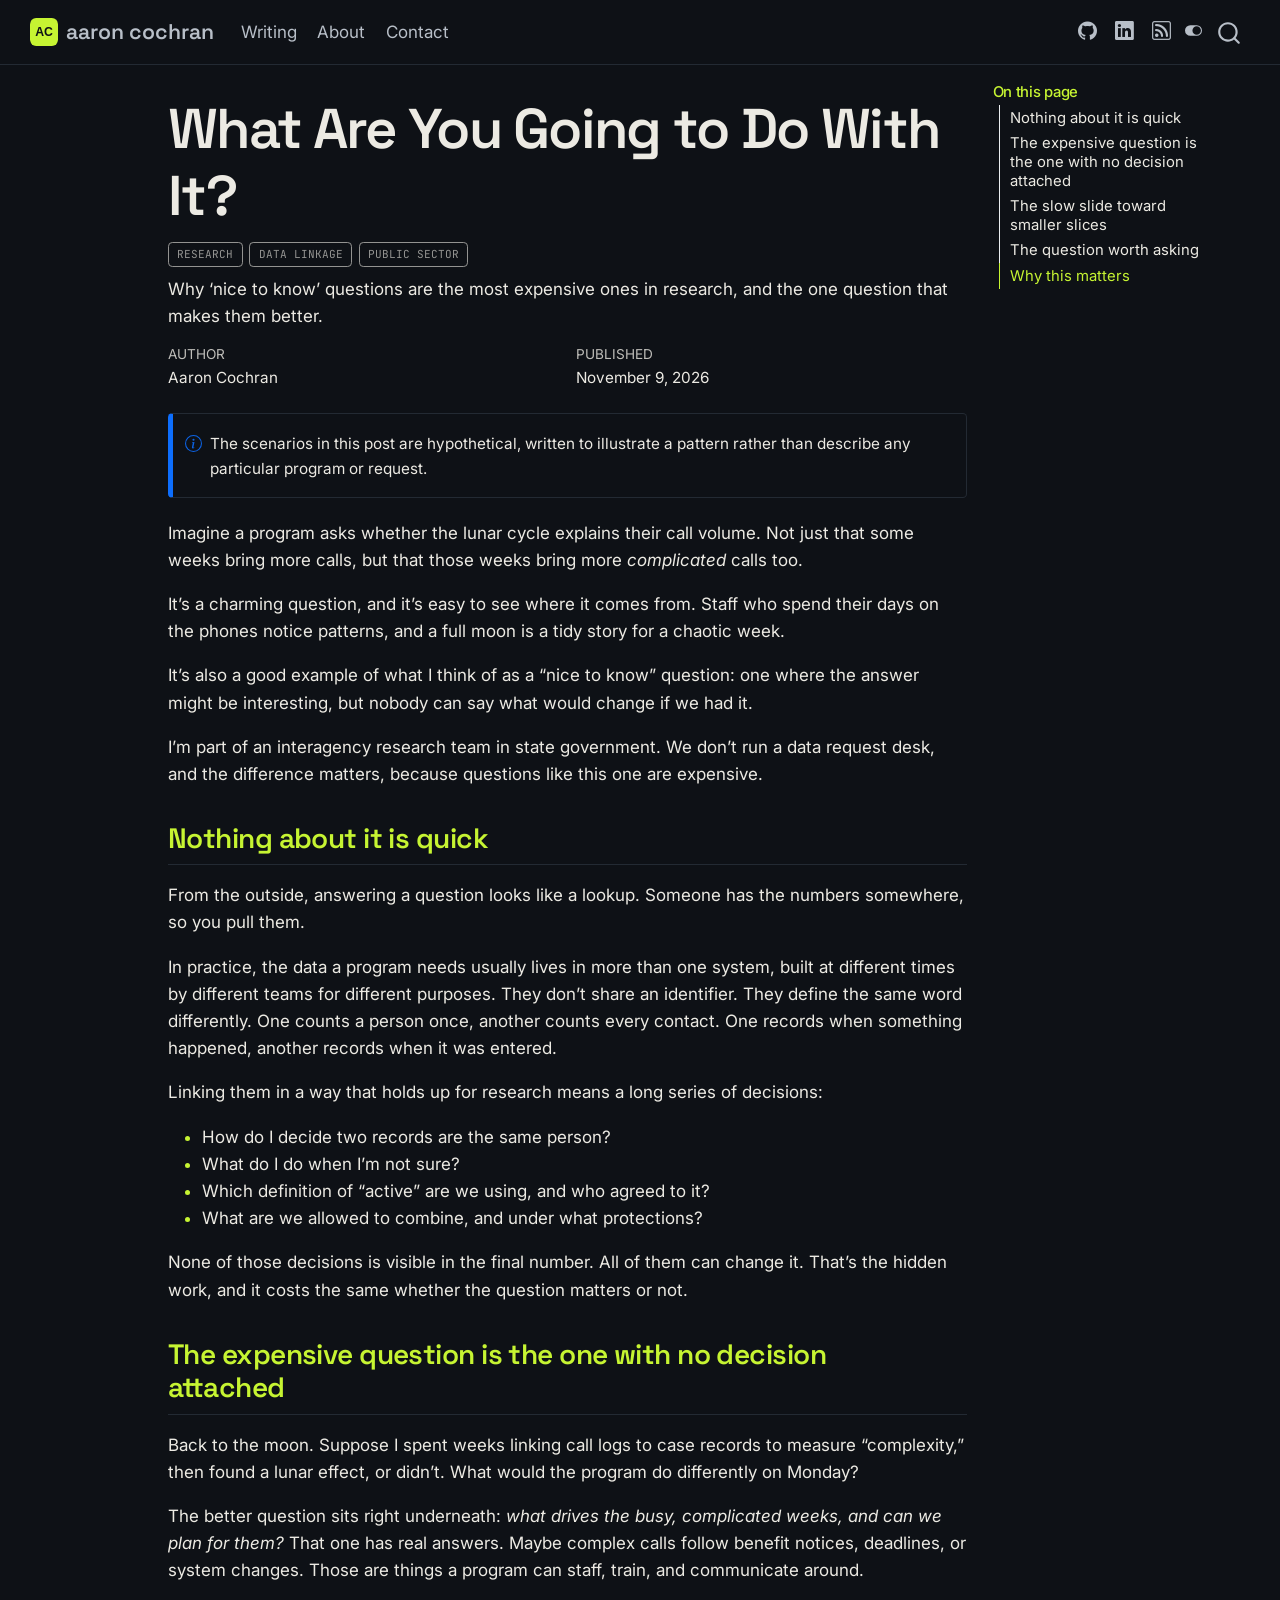
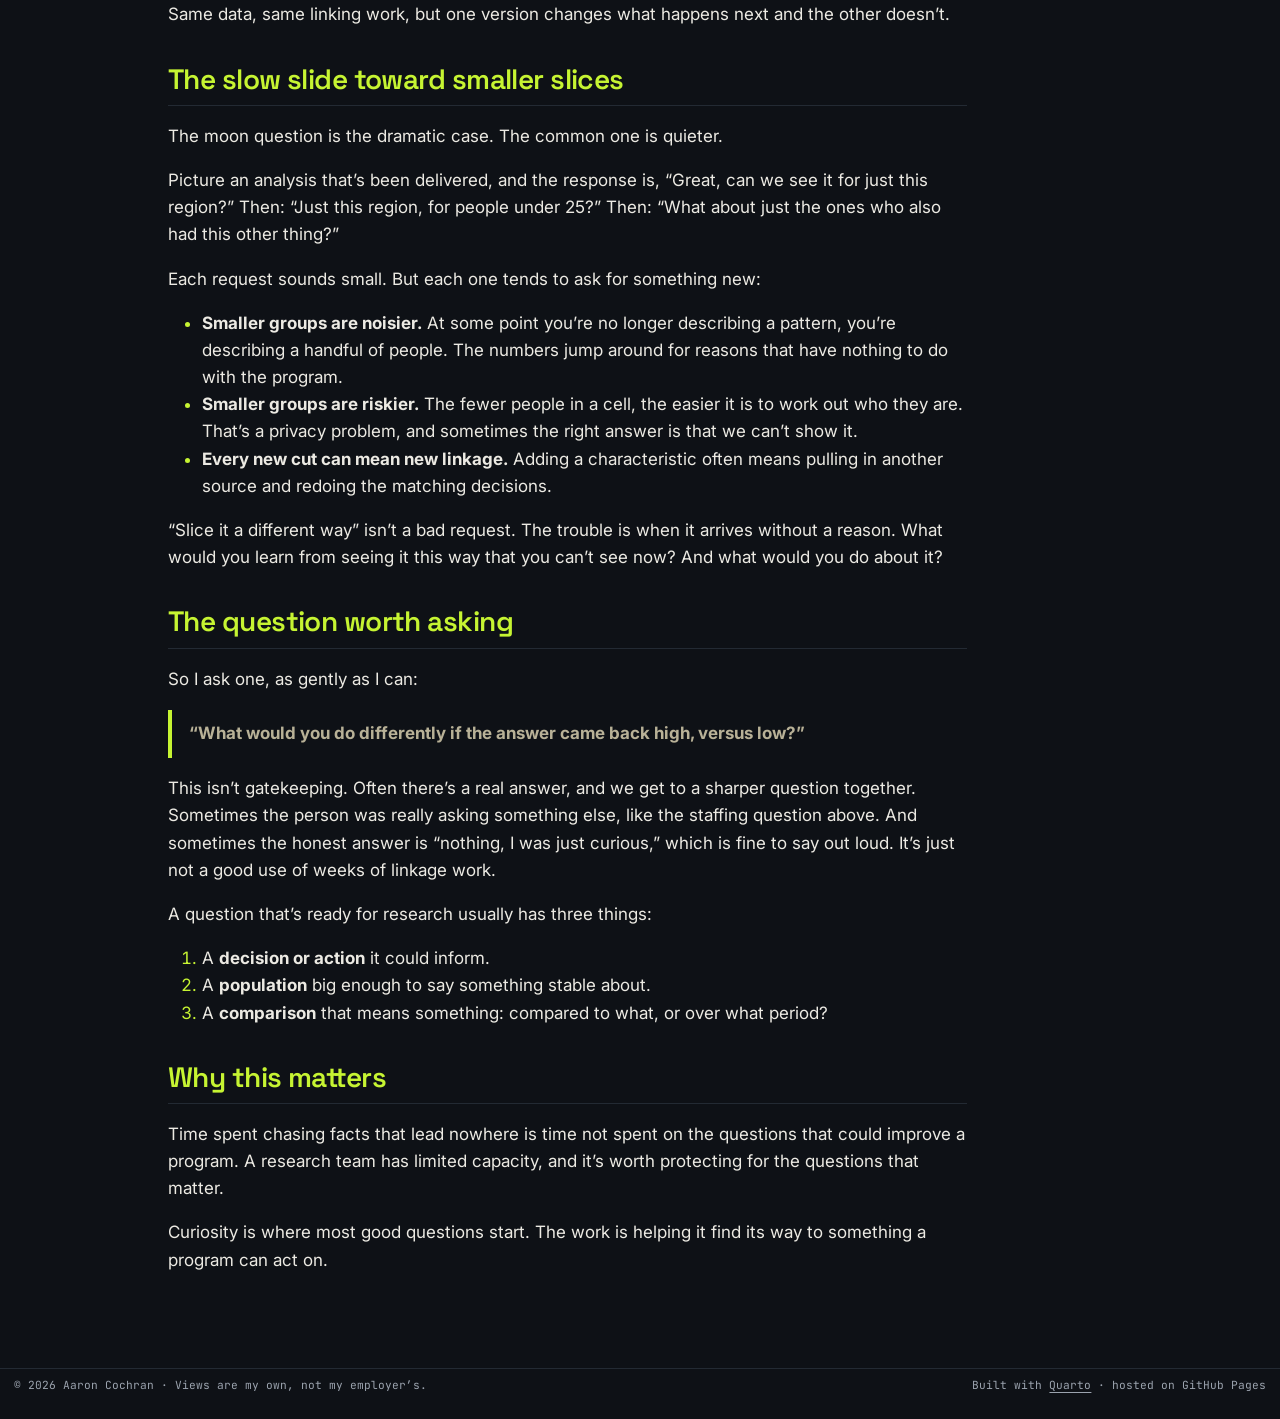
<file: posts/cost-of-data-requests/index.html>
<!DOCTYPE html>
<html xmlns="http://www.w3.org/1999/xhtml" lang="en" xml:lang="en"><head>

<meta charset="utf-8">
<meta name="generator" content="quarto-1.11.9">

<meta name="viewport" content="width=device-width, initial-scale=1.0, user-scalable=yes">

<meta name="author" content="Aaron Cochran">
<meta name="dcterms.date" content="2026-11-09">
<meta name="description" content="Why ‘nice to know’ questions are the most expensive ones in research, and the one question that makes them better.">

<title>What Are You Going to Do With It? – aaron cochran</title>
<style>
/* Default styles provided by pandoc.
** See https://pandoc.org/MANUAL.html#variables-for-html for config info.
*/
span.smallcaps{font-variant: small-caps;}
div.columns{display: flex; gap: 1.5em;}
div.column{flex: auto;}
@media screen {
div.columns{gap: min(4vw, 1.5em);}
div.column{overflow-x: auto;}
}
div.hanging-indent{margin-left: 1.5em; text-indent: -1.5em;}
ul.task-list{list-style: none;}
ul.task-list li input[type="checkbox"] {
  width: 0.8em;
  margin: 0 0.8em 0.2em -1em; /* quarto-specific, see https://github.com/quarto-dev/quarto-cli/issues/4556 */ 
  vertical-align: middle;
}
</style>


<script src="../../site_libs/quarto-nav/quarto-nav.js"></script>
<script src="../../site_libs/quarto-nav/headroom.min.js"></script>
<script src="../../site_libs/clipboard/clipboard.min.js"></script>
<script src="../../site_libs/quarto-search/autocomplete.umd.js"></script>
<script src="../../site_libs/quarto-search/fuse.min.js"></script>
<script src="../../site_libs/quarto-search/quarto-search.js"></script>
<meta name="quarto:offset" content="../../">
<link href="../../assets/favicon.svg" rel="icon" type="image/svg+xml">
<script src="../../site_libs/quarto-html/quarto.js" type="module"></script>
<script src="../../site_libs/quarto-html/tabsets/tabsets.js" type="module"></script>
<script src="../../site_libs/quarto-html/scrollable-regions/scrollable-regions.js" type="module"></script>
<script src="../../site_libs/quarto-html/popper.min.js"></script>
<script src="../../site_libs/quarto-html/tippy.umd.min.js"></script>
<script src="../../site_libs/quarto-html/anchor.min.js"></script>
<link href="../../site_libs/quarto-html/tippy.css" rel="stylesheet">
<link href="../../site_libs/quarto-html/quarto-syntax-highlighting-49c787a6c175d90e42264fbd7996148e.css" rel="stylesheet" class="quarto-color-scheme" id="quarto-text-highlighting-styles">
<link href="../../site_libs/quarto-html/quarto-syntax-highlighting-dark-d73632b6edfcf2cb5865c4f049755b27.css" rel="stylesheet" class="quarto-color-scheme quarto-color-alternate" id="quarto-text-highlighting-styles">
<script src="../../site_libs/bootstrap/bootstrap.min.js"></script>
<link href="../../site_libs/bootstrap/bootstrap-icons.css" rel="stylesheet">
<link href="../../site_libs/bootstrap/bootstrap-41c81e7cf8d83b0731275d962ed2c6b9.min.css" rel="stylesheet" append-hash="true" class="quarto-color-scheme" id="quarto-bootstrap" data-mode="light">
<link href="../../site_libs/bootstrap/bootstrap-dark-951e898c8ca68e3f0bb56faa7f8c3819.min.css" rel="stylesheet" append-hash="true" class="quarto-color-scheme quarto-color-alternate" id="quarto-bootstrap" data-mode="dark">
<script id="quarto-search-options" type="application/json">{
  "location": "navbar",
  "copy-button": false,
  "collapse-after": 3,
  "panel-placement": "end",
  "type": "overlay",
  "limit": 50,
  "keyboard-shortcut": [
    "f",
    "/",
    "s"
  ],
  "show-item-context": false,
  "language": {
    "search-no-results-text": "No results",
    "search-matching-documents-text": "matching documents",
    "search-copy-link-title": "Copy link to search",
    "search-hide-matches-text": "Hide additional matches",
    "search-more-match-text": "more match in this document",
    "search-more-matches-text": "more matches in this document",
    "search-clear-button-title": "Clear",
    "search-text-placeholder": "",
    "search-detached-cancel-button-title": "Cancel",
    "search-submit-button-title": "Submit",
    "search-label": "Search"
  }
}</script>
<style>html{ scroll-behavior: smooth; }</style>
<script data-goatcounter="https://hypnotoadie.goatcounter.com/count" async="" src="//gc.zgo.at/count.js"></script>


<meta property="og:title" content="What Are You Going to Do With It? – aaron cochran">
<meta property="og:description" content="Why ‘nice to know’ questions are the most expensive ones in research, and the one question that makes them better.">
<meta property="og:site_name" content="aaron cochran">
</head>

<body class="nav-fixed quarto-dark"><a id="quarto-skip-link" class="visually-hidden-focusable" href="#quarto-document-content">Skip to main content</a><script id="quarto-html-before-body" type="application/javascript">
    const toggleBodyColorMode = (bsSheetEl) => {
      const mode = bsSheetEl.getAttribute("data-mode");
      const bodyEl = window.document.querySelector("body");
      if (mode === "dark") {
        bodyEl.classList.add("quarto-dark");
        bodyEl.classList.remove("quarto-light");
      } else {
        bodyEl.classList.add("quarto-light");
        bodyEl.classList.remove("quarto-dark");
      }
    }
    const toggleBodyColorPrimary = () => {
      const bsSheetEl = window.document.querySelector("link#quarto-bootstrap:not([rel=disabled-stylesheet])");
      if (bsSheetEl) {
        toggleBodyColorMode(bsSheetEl);
      }
    }
    const setColorSchemeToggle = (alternate) => {
      const toggles = window.document.querySelectorAll('.quarto-color-scheme-toggle');
      for (let i=0; i < toggles.length; i++) {
        const toggle = toggles[i];
        if (toggle) {
          toggle.setAttribute("aria-checked", alternate ? "true" : "false");
          if (alternate) {
            toggle.classList.add("alternate");
          } else {
            toggle.classList.remove("alternate");
          }
        }
      }
    };
    const toggleColorMode = (alternate) => {
      // Switch the stylesheets
      const primaryStylesheets = window.document.querySelectorAll('link.quarto-color-scheme:not(.quarto-color-alternate)');
      const alternateStylesheets = window.document.querySelectorAll('link.quarto-color-scheme.quarto-color-alternate');
      manageTransitions('#quarto-margin-sidebar .nav-link', false);
      if (alternate) {
        // note: dark is layered on light, we don't disable primary!
        enableStylesheet(alternateStylesheets);
        for (const sheetNode of alternateStylesheets) {
          if (sheetNode.id === "quarto-bootstrap") {
            toggleBodyColorMode(sheetNode);
          }
        }
      } else {
        disableStylesheet(alternateStylesheets);
        enableStylesheet(primaryStylesheets)
        toggleBodyColorPrimary();
      }
      manageTransitions('#quarto-margin-sidebar .nav-link', true);
      // Switch the toggles
      setColorSchemeToggle(alternate)
    }
    // Hack to workaround the fact that safari doesn't
    // properly recolor the scrollbar when toggling (#1455).
    // Not run on load: stylesheets are set before first paint there, and
    // scrolling would undo the scroll to a URL fragment (#14973).
    // The one pixel nudge keeps the reader where they were.
    const refreshSafariScrollbar = () => {
      if (navigator.userAgent.indexOf('Safari') > 0 && navigator.userAgent.indexOf('Chrome') == -1) {
        manageTransitions("body", false);
        const scrollY = window.scrollY;
        window.scrollTo(0, scrollY > 0 ? scrollY - 1 : 1);
        setTimeout(() => {
          window.scrollTo(0, scrollY);
          manageTransitions("body", true);
        }, 40);
      }
    }
    const disableStylesheet = (stylesheets) => {
      for (let i=0; i < stylesheets.length; i++) {
        const stylesheet = stylesheets[i];
        stylesheet.rel = 'disabled-stylesheet';
      }
    }
    const enableStylesheet = (stylesheets) => {
      for (let i=0; i < stylesheets.length; i++) {
        const stylesheet = stylesheets[i];
        if(stylesheet.rel !== 'stylesheet') { // for Chrome, which will still FOUC without this check
          stylesheet.rel = 'stylesheet';
        }
      }
    }
    const manageTransitions = (selector, allowTransitions) => {
      const els = window.document.querySelectorAll(selector);
      for (let i=0; i < els.length; i++) {
        const el = els[i];
        if (allowTransitions) {
          el.classList.remove('notransition');
        } else {
          el.classList.add('notransition');
        }
      }
    }
    const isFileUrl = () => {
      return window.location.protocol === 'file:';
    }
    const hasAlternateSentinel = () => {
      let styleSentinel = getColorSchemeSentinel();
      if (styleSentinel !== null) {
        return styleSentinel === "alternate";
      } else {
        return false;
      }
    }
    const setStyleSentinel = (alternate) => {
      const value = alternate ? "alternate" : "default";
      if (!isFileUrl()) {
        window.localStorage.setItem("quarto-color-scheme", value);
      } else {
        localAlternateSentinel = value;
      }
    }
    const getColorSchemeSentinel = () => {
      if (!isFileUrl()) {
        const storageValue = window.localStorage.getItem("quarto-color-scheme");
        return storageValue != null ? storageValue : localAlternateSentinel;
      } else {
        return localAlternateSentinel;
      }
    }
    const toggleGiscusIfUsed = (isAlternate, darkModeDefault) => {
      const baseTheme = document.querySelector('#giscus-base-theme')?.value ?? 'light';
      const alternateTheme = document.querySelector('#giscus-alt-theme')?.value ?? 'dark';
      let newTheme = '';
      if(authorPrefersDark) {
        newTheme = isAlternate ? baseTheme : alternateTheme;
      } else {
        newTheme = isAlternate ? alternateTheme : baseTheme;
      }
      const changeGiscusTheme = () => {
        // From: https://github.com/giscus/giscus/issues/336
        const sendMessage = (message) => {
          const iframe = document.querySelector('iframe.giscus-frame');
          if (!iframe) return;
          iframe.contentWindow.postMessage({ giscus: message }, 'https://giscus.app');
        }
        sendMessage({
          setConfig: {
            theme: newTheme
          }
        });
      }
      const isGiscussLoaded = window.document.querySelector('iframe.giscus-frame') !== null;
      if (isGiscussLoaded) {
        changeGiscusTheme();
      }
    };
    const authorPrefersDark = true;
    const darkModeDefault = authorPrefersDark;
    let localAlternateSentinel = darkModeDefault ? 'alternate' : 'default';
    // Dark / light mode switch
    window.quartoToggleColorScheme = () => {
      // Read the current dark / light value
      let toAlternate = !hasAlternateSentinel();
      toggleColorMode(toAlternate);
      refreshSafariScrollbar();
      setStyleSentinel(toAlternate);
      toggleGiscusIfUsed(toAlternate, darkModeDefault);
      window.dispatchEvent(new Event('resize'));
    };
    // Switch to dark mode if need be
    if (hasAlternateSentinel()) {
      toggleColorMode(true);
    } else {
      toggleColorMode(false);
    }
  </script>

<div id="quarto-search-results"></div>
  <header id="quarto-header" class="headroom fixed-top">
    <nav class="navbar navbar-expand-lg " data-bs-theme="dark" aria-label="Site">
      <div class="navbar-container container-fluid">
      <div class="navbar-brand-container mx-auto">
    <a href="../../index.html" class="navbar-brand navbar-brand-logo">
    <img src="../../assets/favicon.svg" alt="AC monogram" class="navbar-logo light-content">
    <img src="../../assets/favicon.svg" alt="AC monogram" class="navbar-logo dark-content">
    </a>
    <a class="navbar-brand" href="../../index.html">
    <span class="navbar-title">aaron cochran</span>
    </a>
  </div>
          <button class="navbar-toggler" type="button" data-bs-toggle="collapse" data-bs-target="#navbarCollapse" aria-controls="navbarCollapse" aria-expanded="false" aria-label="Toggle navigation" onclick="if (window.quartoToggleHeadroom) { window.quartoToggleHeadroom(); }">
  <span class="navbar-toggler-icon"></span>
</button>
          <div class="collapse navbar-collapse" id="navbarCollapse">
            <ul class="navbar-nav navbar-nav-scroll me-auto">
  <li class="nav-item">
    <a class="nav-link" href="../../blog.html"> 
<span class="menu-text">Writing</span></a>
  </li>  
  <li class="nav-item">
    <a class="nav-link" href="../../about.html"> 
<span class="menu-text">About</span></a>
  </li>  
  <li class="nav-item">
    <a class="nav-link" href="../../contact.html"> 
<span class="menu-text">Contact</span></a>
  </li>  
</ul>
            <ul class="navbar-nav navbar-nav-scroll ms-auto">
  <li class="nav-item compact">
    <a class="nav-link" href="https://github.com/hypnotoadie"> <i class="bi bi-github" role="img" aria-label="GitHub profile">
</i> 
<span class="menu-text"></span></a>
  </li>  
  <li class="nav-item compact">
    <a class="nav-link" href="https://www.linkedin.com/in/aaroncochran/"> <i class="bi bi-linkedin" role="img" aria-label="LinkedIn profile">
</i> 
<span class="menu-text"></span></a>
  </li>  
  <li class="nav-item compact">
    <a class="nav-link" href="../../blog.xml"> <i class="bi bi-rss" role="img" aria-label="RSS feed">
</i> 
<span class="menu-text"></span></a>
  </li>  
</ul>
          </div> <!-- /navcollapse -->
            <div class="quarto-navbar-tools">
  <button type="button" role="switch" aria-checked="false" class="quarto-color-scheme-toggle quarto-navigation-tool  px-1" onclick="window.quartoToggleColorScheme(); return false;" title="Toggle dark mode" aria-label="Toggle dark mode"><i class="bi"></i></button>
</div>
            <div id="quarto-search" class="" title="Search"></div>
      </div> <!-- /container-fluid -->
    </nav>
</header>
<!-- content -->
<div id="quarto-content" class="quarto-container page-columns page-rows-contents page-layout-article page-navbar">
<!-- sidebar -->
<!-- margin-sidebar -->
    <div id="quarto-margin-sidebar" class="sidebar margin-sidebar">
        <nav id="TOC" role="doc-toc" aria-labelledby="toc-title" class="toc-active">
    <h2 id="toc-title">On this page</h2>
   
  <ul>
  <li><a href="#nothing-about-it-is-quick" id="toc-nothing-about-it-is-quick" class="nav-link active" data-scroll-target="#nothing-about-it-is-quick">Nothing about it is quick</a></li>
  <li><a href="#the-expensive-question-is-the-one-with-no-decision-attached" id="toc-the-expensive-question-is-the-one-with-no-decision-attached" class="nav-link" data-scroll-target="#the-expensive-question-is-the-one-with-no-decision-attached">The expensive question is the one with no decision attached</a></li>
  <li><a href="#the-slow-slide-toward-smaller-slices" id="toc-the-slow-slide-toward-smaller-slices" class="nav-link" data-scroll-target="#the-slow-slide-toward-smaller-slices">The slow slide toward smaller slices</a></li>
  <li><a href="#the-question-worth-asking" id="toc-the-question-worth-asking" class="nav-link" data-scroll-target="#the-question-worth-asking">The question worth asking</a></li>
  <li><a href="#why-this-matters" id="toc-why-this-matters" class="nav-link" data-scroll-target="#why-this-matters">Why this matters</a></li>
  </ul>
</nav>
    </div>
<!-- main -->
<main class="content" id="quarto-document-content" tabindex="-1">


<header id="title-block-header" class="quarto-title-block default">
<div class="quarto-title">
<h1 class="title">What Are You Going to Do With It?</h1>
  <div class="quarto-categories">
    <div class="quarto-category">research</div>
    <div class="quarto-category">data linkage</div>
    <div class="quarto-category">public sector</div>
  </div>
  </div>

<div>
  <div class="description">
    Why ‘nice to know’ questions are the most expensive ones in research, and the one question that makes them better.
  </div>
</div>


<div class="quarto-title-meta">

    <div>
    <div class="quarto-title-meta-heading">Author</div>
    <div class="quarto-title-meta-contents">
             <p>Aaron Cochran </p>
          </div>
  </div>
    
    <div>
    <div class="quarto-title-meta-heading">Published</div>
    <div class="quarto-title-meta-contents">
      <p class="date">November 9, 2026</p>
    </div>
  </div>
  
    
  </div>
  


</header>


<div class="callout callout-style-simple callout-note">
<div class="callout-body d-flex">
<div class="callout-icon-container">
<i class="callout-icon"></i>
</div>
<div class="callout-body-container">
<p>The scenarios in this post are hypothetical, written to illustrate a pattern rather than describe any particular program or request.</p>
</div>
</div>
</div>
<p>Imagine a program asks whether the lunar cycle explains their call volume. Not just that some weeks bring more calls, but that those weeks bring more <em>complicated</em> calls too.</p>
<p>It’s a charming question, and it’s easy to see where it comes from. Staff who spend their days on the phones notice patterns, and a full moon is a tidy story for a chaotic week.</p>
<p>It’s also a good example of what I think of as a “nice to know” question: one where the answer might be interesting, but nobody can say what would change if we had it.</p>
<p>I’m part of an interagency research team in state government. We don’t run a data request desk, and the difference matters, because questions like this one are expensive.</p>
<section id="nothing-about-it-is-quick" class="level2">
<h2 class="anchored" data-anchor-id="nothing-about-it-is-quick">Nothing about it is quick</h2>
<p>From the outside, answering a question looks like a lookup. Someone has the numbers somewhere, so you pull them.</p>
<p>In practice, the data a program needs usually lives in more than one system, built at different times by different teams for different purposes. They don’t share an identifier. They define the same word differently. One counts a person once, another counts every contact. One records when something happened, another records when it was entered.</p>
<p>Linking them in a way that holds up for research means a long series of decisions:</p>
<ul>
<li>How do I decide two records are the same person?</li>
<li>What do I do when I’m not sure?</li>
<li>Which definition of “active” are we using, and who agreed to it?</li>
<li>What are we allowed to combine, and under what protections?</li>
</ul>
<p>None of those decisions is visible in the final number. All of them can change it. That’s the hidden work, and it costs the same whether the question matters or not.</p>
</section>
<section id="the-expensive-question-is-the-one-with-no-decision-attached" class="level2">
<h2 class="anchored" data-anchor-id="the-expensive-question-is-the-one-with-no-decision-attached">The expensive question is the one with no decision attached</h2>
<p>Back to the moon. Suppose I spent weeks linking call logs to case records to measure “complexity,” then found a lunar effect, or didn’t. What would the program do differently on Monday?</p>
<p>The better question sits right underneath: <em>what drives the busy, complicated weeks, and can we plan for them?</em> That one has real answers. Maybe complex calls follow benefit notices, deadlines, or system changes. Those are things a program can staff, train, and communicate around.</p>
<p>Same data, same linking work, but one version changes what happens next and the other doesn’t.</p>
</section>
<section id="the-slow-slide-toward-smaller-slices" class="level2">
<h2 class="anchored" data-anchor-id="the-slow-slide-toward-smaller-slices">The slow slide toward smaller slices</h2>
<p>The moon question is the dramatic case. The common one is quieter.</p>
<p>Picture an analysis that’s been delivered, and the response is, “Great, can we see it for just this region?” Then: “Just this region, for people under 25?” Then: “What about just the ones who also had this other thing?”</p>
<p>Each request sounds small. But each one tends to ask for something new:</p>
<ul>
<li><strong>Smaller groups are noisier.</strong> At some point you’re no longer describing a pattern, you’re describing a handful of people. The numbers jump around for reasons that have nothing to do with the program.</li>
<li><strong>Smaller groups are riskier.</strong> The fewer people in a cell, the easier it is to work out who they are. That’s a privacy problem, and sometimes the right answer is that we can’t show it.</li>
<li><strong>Every new cut can mean new linkage.</strong> Adding a characteristic often means pulling in another source and redoing the matching decisions.</li>
</ul>
<p>“Slice it a different way” isn’t a bad request. The trouble is when it arrives without a reason. What would you learn from seeing it this way that you can’t see now? And what would you do about it?</p>
</section>
<section id="the-question-worth-asking" class="level2">
<h2 class="anchored" data-anchor-id="the-question-worth-asking">The question worth asking</h2>
<p>So I ask one, as gently as I can:</p>
<blockquote class="blockquote">
<p><strong>“What would you do differently if the answer came back high, versus low?”</strong></p>
</blockquote>
<p>This isn’t gatekeeping. Often there’s a real answer, and we get to a sharper question together. Sometimes the person was really asking something else, like the staffing question above. And sometimes the honest answer is “nothing, I was just curious,” which is fine to say out loud. It’s just not a good use of weeks of linkage work.</p>
<p>A question that’s ready for research usually has three things:</p>
<ol type="1">
<li>A <strong>decision or action</strong> it could inform.</li>
<li>A <strong>population</strong> big enough to say something stable about.</li>
<li>A <strong>comparison</strong> that means something: compared to what, or over what period?</li>
</ol>
</section>
<section id="why-this-matters" class="level2">
<h2 class="anchored" data-anchor-id="why-this-matters">Why this matters</h2>
<p>Time spent chasing facts that lead nowhere is time not spent on the questions that could improve a program. A research team has limited capacity, and it’s worth protecting for the questions that matter.</p>
<p>Curiosity is where most good questions start. The work is helping it find its way to something a program can act on.</p>


</section>

</main> <!-- /main -->
<script>
// Reveal-on-click email: the address is never present in the page source
// as one string, which keeps most scrapers from harvesting it.
(function () {
  var user = ['aaroncochran'];
  var host = ['mailfence', 'com'].join('.');
  function fill() {
    var addr = user + '@' + host;
    document.querySelectorAll('[data-ac-mail]').forEach(function (a) {
      a.href = 'mailto:' + addr;
      a.textContent = addr;
    });
  }
  document.addEventListener('click', function (e) {
    var btn = e.target.closest('[data-ac-contact]');
    if (!btn) return;
    var panel = document.getElementById(btn.getAttribute('aria-controls'));
    if (!panel) return;
    var open = panel.hasAttribute('hidden');
    if (open) { fill(); panel.removeAttribute('hidden'); } else { panel.setAttribute('hidden', ''); }
    btn.setAttribute('aria-expanded', open ? 'true' : 'false');
  });
})();
</script>
<script id="quarto-html-after-body" type="application/javascript">
  window.document.addEventListener("DOMContentLoaded", function (event) {
    // Ensure there is a toggle, if there isn't float one in the top right
    if (window.document.querySelector('.quarto-color-scheme-toggle') === null) {
      const toggle = window.document.createElement('button');
      toggle.type = "button";
      toggle.setAttribute("role", "switch");
      toggle.setAttribute("aria-checked", "false");
      toggle.classList.add('top-right');
      toggle.classList.add('quarto-color-scheme-toggle');
      toggle.setAttribute("aria-label", "Toggle dark mode");
      toggle.onclick = function() { try { window.quartoToggleColorScheme(); } catch {} return false; };
      const i = window.document.createElement("i");
      i.classList.add('bi');
      toggle.appendChild(i);
      // Put the toggle in a landmark of its own, so that landmark navigation
      // can reach it.
      //
      // The container is always a fresh direct child of body, and the toggle is
      // never moved into page furniture that the theme or the author controls.
      // The toggle is positioned against the page, so any ancestor that
      // establishes a containing block captures it: a positioned element or a
      // grid for position: absolute, and transform, filter, will-change or
      // contain for position: fixed. A direct child of body has none of these
      // to inherit, and the shift when one appears is silent and visual.
      //
      // ARIA says a document should have at most one banner, and axe reports a
      // duplicate whether or not the banners carry distinct labels. So use a
      // header when the page has no banner yet, and a named region otherwise.
      //
      // A header is a banner wherever it sits, unless it is inside sectioning
      // content, so this cannot just look at the children of body: a custom
      // page layout wraps the title block header in a plain div. An explicit
      // role="banner" always counts.
      const sectioning = 'article, aside, main, nav, section, [role="article"], [role="complementary"], [role="main"], [role="navigation"], [role="region"]';
      const hasBanner = Array.from(
        window.document.querySelectorAll('header:not([role]), [role="banner"]')
      ).some(function(el) {
        return el.hasAttribute("role") || el.closest(sectioning) === null;
      });
      const container = window.document.createElement(hasBanner ? "div" : "header");
      if (hasBanner) {
        container.setAttribute("role", "region");
        container.setAttribute("aria-label", "Toggle dark mode");
      }
      container.classList.add('quarto-color-scheme-toggle-container');
      container.appendChild(toggle);
      window.document.body.appendChild(container);
    }
    setColorSchemeToggle(hasAlternateSentinel())
    const icon = "";
    const anchorJS = new window.AnchorJS();
    anchorJS.options = {
      placement: 'right',
      icon: icon
    };
    anchorJS.add('.anchored');
    const isCodeAnnotation = (el) => {
      for (const clz of el.classList) {
        if (clz.startsWith('code-annotation-')) {                     
          return true;
        }
      }
      return false;
    }
    const onCopySuccess = function(e) {
      // button target
      const button = e.trigger;
      // don't keep focus
      button.blur();
      // flash "checked"
      button.classList.add('code-copy-button-checked');
      var currentTitle = button.getAttribute("title");
      button.setAttribute("title", "Copied!");
      let tooltip;
      if (window.bootstrap) {
        button.setAttribute("data-bs-toggle", "tooltip");
        button.setAttribute("data-bs-placement", "left");
        button.setAttribute("data-bs-title", "Copied!");
        tooltip = new bootstrap.Tooltip(button, 
          { trigger: "manual", 
            customClass: "code-copy-button-tooltip",
            offset: [0, -8]});
        tooltip.show();    
      }
      setTimeout(function() {
        if (tooltip) {
          tooltip.hide();
          button.removeAttribute("data-bs-title");
          button.removeAttribute("data-bs-toggle");
          button.removeAttribute("data-bs-placement");
        }
        button.setAttribute("title", currentTitle);
        button.classList.remove('code-copy-button-checked');
      }, 1000);
      // clear code selection
      e.clearSelection();
    }
    const getTextToCopy = function(trigger) {
      const outerScaffold = trigger.parentElement.cloneNode(true);
      const codeEl = outerScaffold.querySelector('code');
      for (const childEl of codeEl.children) {
        if (isCodeAnnotation(childEl)) {
          childEl.remove();
        }
      }
      return codeEl.innerText;
    }
    const clipboard = new window.ClipboardJS('.code-copy-button:not([data-in-quarto-modal])', {
      text: getTextToCopy
    });
    clipboard.on('success', onCopySuccess);
    if (window.document.getElementById('quarto-embedded-source-code-modal')) {
      const clipboardModal = new window.ClipboardJS('.code-copy-button[data-in-quarto-modal]', {
        text: getTextToCopy,
        container: window.document.getElementById('quarto-embedded-source-code-modal')
      });
      clipboardModal.on('success', onCopySuccess);
    }
      var localhostRegex = new RegExp(/^(?:http|https):\/\/localhost\:?[0-9]*\//);
      var mailtoRegex = new RegExp(/^mailto:/);
        var filterRegex = new RegExp("https:\/\/hypnotoadie\.github\.io");
      const newWindowLabel = "(opens in a new tab)";
      const newWindowNoteId = "quarto-ext-newwindow-label";
      // Links reference one hidden label through aria-describedby, so the
      // announcement never changes their accessible name.
      var describeNewWindow = (link) => {
        if (!window.document.getElementById(newWindowNoteId)) {
          var newWindowNote = window.document.createElement("span");
          newWindowNote.id = newWindowNoteId;
          newWindowNote.hidden = true;
          newWindowNote.textContent = newWindowLabel;
          window.document.body.appendChild(newWindowNote);
        }
        var describedBy = (link.getAttribute("aria-describedby") || "").split(/\s+/).filter(Boolean);
        if (!describedBy.includes(newWindowNoteId)) {
          describedBy.push(newWindowNoteId);
          link.setAttribute("aria-describedby", describedBy.join(" "));
        }
      }
      var isInternal = (href) => {
          return filterRegex.test(href) || localhostRegex.test(href) || mailtoRegex.test(href);
      }
      // Inspect non-navigation links and adorn them if external
      window.quartoDecorateExternalLinks = function (root) {
     var links = (root || window.document).querySelectorAll('a[href]:not(.nav-link):not(.navbar-brand):not(.toc-action):not(.sidebar-link):not(.sidebar-item-toggle):not(.pagination-link):not(.no-external):not([aria-hidden]):not(.dropdown-item):not(.quarto-navigation-tool):not(.about-link)');
      for (var i=0; i<links.length; i++) {
        const link = links[i];
        if (!isInternal(link.href)) {
          // undo the damage that might have been done by quarto-nav.js in the case of
          // links that we want to consider external
          if (link.dataset.originalHref !== undefined) {
            link.href = link.dataset.originalHref;
          }
            // target, if specified
            link.setAttribute("target", "_blank");
            if (link.getAttribute("rel") === null) {
              link.setAttribute("rel", "noopener");
            }
            describeNewWindow(link);
          if (!link.classList.contains('no-external-icon')) {
          }
        }
      }
      };
      window.quartoDecorateExternalLinks(window.document);
    // Esc closes the popup (WCAG 1.4.13) and focus leaving both trigger and
    // popup closes it (WCAG 2.4.11); tippy handles neither for interactive popups.
    const hideOnEscAndFocusOut = {
      name: 'hideOnEscAndFocusOut',
      defaultValue: true,
      fn(instance) {
        const dismiss = () => {
          // A show scheduled by the trigger delay would otherwise reopen it
          instance.clearDelayTimeouts();
          instance.hide();
        };
        const onKeyDown = (event) => {
          if (event.key !== 'Escape') {
            return;
          }
          // Keep Esc from also reaching page handlers (e.g. reveal.js overview),
          // except an open reveal.js slide menu, which Esc should close too.
          // The menu handles keys only when its keyboard option is on.
          const menuHandlesEsc = window.Reveal?.getPlugin?.('menu')?.isOpen() &&
            window.Reveal.getConfig().menu?.keyboard !== false;
          if (!menuHandlesEsc) {
            event.stopPropagation();
          }
          if (instance.popper.contains(window.document.activeElement)) {
            // Disabled while refocusing so the focus trigger does not reopen it
            instance.disable();
            instance.reference.focus();
            instance.enable();
          }
          dismiss();
        };
        const onFocusOut = (event) => {
          const target = event.relatedTarget;
          if (target && !instance.reference.contains(target) &&
              !instance.popper.contains(target)) {
            dismiss();
          }
        };
        // On the trigger too: a click trigger (code-annotations: select) has no
        // blur handling. Attached for the instance's lifetime so leaving the
        // trigger also cancels a show still pending on the trigger delay.
        instance.reference.addEventListener('focusout', onFocusOut);
        return {
          onShow() {
            window.document.addEventListener('keydown', onKeyDown, true);
            instance.popper.addEventListener('focusout', onFocusOut);
          },
          onHide() {
            window.document.removeEventListener('keydown', onKeyDown, true);
            instance.popper.removeEventListener('focusout', onFocusOut);
          },
          onDestroy() {
            instance.reference.removeEventListener('focusout', onFocusOut);
          },
        };
      },
    };
    function tippyHover(el, contentFn, onTriggerFn, onUntriggerFn) {
      const config = {
        allowHTML: true,
        maxWidth: 500,
        delay: 100,
        arrow: false,
        appendTo: function(el) {
            return el.parentElement;
        },
        interactive: true,
        interactiveBorder: 10,
        theme: 'quarto',
        placement: 'bottom-start',
        plugins: [hideOnEscAndFocusOut],
      };
      if (contentFn) {
        config.content = contentFn;
      }
      if (onTriggerFn) {
        config.onTrigger = onTriggerFn;
      }
      if (onUntriggerFn) {
        config.onUntrigger = onUntriggerFn;
      }
      window.tippy(el, config); 
    }
    const noterefs = window.document.querySelectorAll('a[role="doc-noteref"]');
    for (var i=0; i<noterefs.length; i++) {
      const ref = noterefs[i];
      tippyHover(ref, function() {
        // use id or data attribute instead here
        let href = ref.getAttribute('data-footnote-href') || ref.getAttribute('href');
        try { href = new URL(href).hash; } catch {}
        const id = href.replace(/^#\/?/, "");
        const note = window.document.getElementById(id);
        if (note) {
          return note.innerHTML;
        } else {
          return "";
        }
      });
    }
    const xrefs = window.document.querySelectorAll('a.quarto-xref');
    const processXRef = (id, note) => {
      // Strip column container classes
      const stripColumnClz = (el) => {
        el.classList.remove("page-full", "page-columns");
        if (el.children) {
          for (const child of el.children) {
            stripColumnClz(child);
          }
        }
      }
      stripColumnClz(note)
      if (id === null || id.startsWith('sec-')) {
        // Special case sections, only their first couple elements
        const container = document.createElement("div");
        if (note.children && note.children.length > 2) {
          container.appendChild(note.children[0].cloneNode(true));
          for (let i = 1; i < note.children.length; i++) {
            const child = note.children[i];
            if (child.tagName === "P" && child.innerText === "") {
              continue;
            } else {
              container.appendChild(child.cloneNode(true));
              break;
            }
          }
          if (window.Quarto?.typesetMath) {
            window.Quarto.typesetMath(container);
          }
          return container.innerHTML
        } else {
          if (window.Quarto?.typesetMath) {
            window.Quarto.typesetMath(note);
          }
          return note.innerHTML;
        }
      } else {
        // Remove any anchor links if they are present
        const anchorLink = note.querySelector('a.anchorjs-link');
        if (anchorLink) {
          anchorLink.remove();
        }
        if (window.Quarto?.typesetMath) {
          window.Quarto.typesetMath(note);
        }
        if (note.classList.contains("callout")) {
          return note.outerHTML;
        } else {
          return note.innerHTML;
        }
      }
    }
    for (var i=0; i<xrefs.length; i++) {
      const xref = xrefs[i];
      tippyHover(xref, undefined, function(instance) {
        instance.disable();
        let url = xref.getAttribute('href');
        let hash = undefined; 
        if (url.startsWith('#')) {
          hash = url;
        } else {
          try { hash = new URL(url).hash; } catch {}
        }
        if (hash) {
          const id = hash.replace(/^#\/?/, "");
          const note = window.document.getElementById(id);
          if (note !== null) {
            try {
              const html = processXRef(id, note.cloneNode(true));
              instance.setContent(html);
            } finally {
              instance.enable();
              instance.show();
            }
          } else {
            // See if we can fetch this
            fetch(url.split('#')[0])
            .then(res => res.text())
            .then(html => {
              const parser = new DOMParser();
              const htmlDoc = parser.parseFromString(html, "text/html");
              const note = htmlDoc.getElementById(id);
              if (note !== null) {
                const html = processXRef(id, note);
                instance.setContent(html);
              } 
            }).finally(() => {
              instance.enable();
              instance.show();
            });
          }
        } else {
          // See if we can fetch a full url (with no hash to target)
          // This is a special case and we should probably do some content thinning / targeting
          fetch(url)
          .then(res => res.text())
          .then(html => {
            const parser = new DOMParser();
            const htmlDoc = parser.parseFromString(html, "text/html");
            const note = htmlDoc.querySelector('main.content');
            if (note !== null) {
              // This should only happen for chapter cross references
              // (since there is no id in the URL)
              // remove the first header
              if (note.children.length > 0 && note.children[0].tagName === "HEADER") {
                note.children[0].remove();
              }
              const html = processXRef(null, note);
              instance.setContent(html);
            } 
          }).finally(() => {
            instance.enable();
            instance.show();
          });
        }
      }, function(instance) {
      });
    }
        let selectedAnnoteEl;
        const selectorForAnnotation = ( cell, annotation) => {
          let cellAttr = 'data-code-cell="' + cell + '"';
          let lineAttr = 'data-code-annotation="' +  annotation + '"';
          const selector = 'span[' + cellAttr + '][' + lineAttr + ']';
          return selector;
        }
        const selectCodeLines = (annoteEl) => {
          const doc = window.document;
          const targetCell = annoteEl.getAttribute("data-target-cell");
          const targetAnnotation = annoteEl.getAttribute("data-target-annotation");
          const annoteSpan = window.document.querySelector(selectorForAnnotation(targetCell, targetAnnotation));
          const lines = annoteSpan.getAttribute("data-code-lines").split(",");
          const lineIds = lines.map((line) => {
            return targetCell + "-" + line;
          })
          // Each band is positioned against its own containing block, which is
          // not the offsetParent of the lines, so place it from client rects.
          const placeBand = (band, firstEl, lastEl, codeBlock) => {
            const container = band.offsetParent;
            if (container === null) {
              return;
            }
            const containerRect = container.getBoundingClientRect();
            // Reveal.js scales slides with a transform, so convert client
            // pixels back to the CSS pixels of the container.
            const scale = containerRect.height / container.offsetHeight || 1;
            const firstRect = firstEl.getBoundingClientRect();
            const lastRect = lastEl.getBoundingClientRect();
            const top = (firstRect.top - containerRect.top) / scale - container.clientTop + container.scrollTop;
            const height = (lastRect.bottom - firstRect.top) / scale;
            band.style.top = top - 2 + "px";
            band.style.height = height + 4 + "px";
            if (codeBlock) {
              // Without the copy button wrapper, the containing block is wider
              // than the code block, so span the code block explicitly.
              const blockRect = codeBlock.getBoundingClientRect();
              band.style.left = (blockRect.left - containerRect.left) / scale - container.clientLeft + container.scrollLeft + "px";
              band.style.width = blockRect.width / scale + "px";
            }
          };
          if (lineIds.length > 0) {
            const el = window.document.getElementById(lineIds[0]);
            const lastEl = window.document.getElementById(lineIds[lineIds.length - 1]);
            const parent = el.parentElement.parentElement;
            // cook up a div (if necessary) and position it
            let div = window.document.getElementById("code-annotation-line-highlight");
            if (div === null) {
              div = window.document.createElement("div");
              div.setAttribute("id", "code-annotation-line-highlight");
              div.style.position = 'absolute';
              parent.appendChild(div);
            }
            placeBand(div, el, lastEl, parent.closest("div.sourceCode") || parent);
            let gutterDiv = window.document.getElementById("code-annotation-line-highlight-gutter");
            if (gutterDiv === null) {
              gutterDiv = window.document.createElement("div");
              gutterDiv.setAttribute("id", "code-annotation-line-highlight-gutter");
              gutterDiv.style.position = 'absolute';
              const codeCell = window.document.getElementById(targetCell);
              const gutter = codeCell.querySelector('.code-annotation-gutter');
              gutter.appendChild(gutterDiv);
            }
            placeBand(gutterDiv, el, lastEl);
            selectedAnnoteEl = annoteEl;
          }
        };
        const unselectCodeLines = () => {
          const elementsIds = ["code-annotation-line-highlight", "code-annotation-line-highlight-gutter"];
          elementsIds.forEach((elId) => {
            const div = window.document.getElementById(elId);
            if (div) {
              div.remove();
            }
          });
          selectedAnnoteEl = undefined;
        };
          // Handle positioning of the toggle
      window.addEventListener(
        "resize",
        throttle(() => {
          elRect = undefined;
          if (selectedAnnoteEl) {
            selectCodeLines(selectedAnnoteEl);
          }
        }, 10)
      );
      function throttle(fn, ms) {
      let throttle = false;
      let timer;
        return (...args) => {
          if(!throttle) { // first call gets through
              fn.apply(this, args);
              throttle = true;
          } else { // all the others get throttled
              if(timer) clearTimeout(timer); // cancel #2
              timer = setTimeout(() => {
                fn.apply(this, args);
                timer = throttle = false;
              }, ms);
          }
        };
      }
        // Attach click handler to the DT
        const annoteDls = window.document.querySelectorAll('dt[data-target-cell]');
        for (const annoteDlNode of annoteDls) {
          annoteDlNode.addEventListener('click', (event) => {
            const clickedEl = event.target;
            if (clickedEl !== selectedAnnoteEl) {
              unselectCodeLines();
              const activeEl = window.document.querySelector('dt[data-target-cell].code-annotation-active');
              if (activeEl) {
                activeEl.classList.remove('code-annotation-active');
              }
              selectCodeLines(clickedEl);
              clickedEl.classList.add('code-annotation-active');
            } else {
              // Unselect the line
              unselectCodeLines();
              clickedEl.classList.remove('code-annotation-active');
            }
          });
        }
    const findCites = (el) => {
      const parentEl = el.parentElement;
      if (parentEl) {
        const cites = parentEl.dataset.cites;
        if (cites) {
          return {
            el,
            cites: cites.split(' ')
          };
        } else {
          return findCites(el.parentElement)
        }
      } else {
        return undefined;
      }
    };
    var bibliorefs = window.document.querySelectorAll('a[role="doc-biblioref"]');
    for (var i=0; i<bibliorefs.length; i++) {
      const ref = bibliorefs[i];
      const citeInfo = findCites(ref);
      if (citeInfo) {
        tippyHover(citeInfo.el, function() {
          var popup = window.document.createElement('div');
          citeInfo.cites.forEach(function(cite) {
            var citeDiv = window.document.createElement('div');
            citeDiv.classList.add('hanging-indent');
            citeDiv.classList.add('csl-entry');
            var biblioDiv = window.document.getElementById('ref-' + cite);
            if (biblioDiv) {
              citeDiv.innerHTML = biblioDiv.innerHTML;
            }
            popup.appendChild(citeDiv);
          });
          return popup.innerHTML;
        });
      }
    }
  });
  </script>
  <script type="application/javascript">
  window.quartoScrollableRegionsLabels = {"code":"Scrollable code","output":"Scrollable output"};
  </script>
</div> <!-- /content -->
<footer class="footer">
  <div class="nav-footer">
    <div class="nav-footer-left">
<p>© 2026 Aaron Cochran · Views are my own, not my employer’s.</p>
</div>   
    <div class="nav-footer-center">
      &nbsp;
    </div>
    <div class="nav-footer-right">
<p>Built with <a href="https://quarto.org">Quarto</a> · hosted on GitHub Pages</p>
</div>
  </div>
</footer>




<script src="../../site_libs/quarto-html/zenscroll-min.js"></script>
</body></html>
</file>
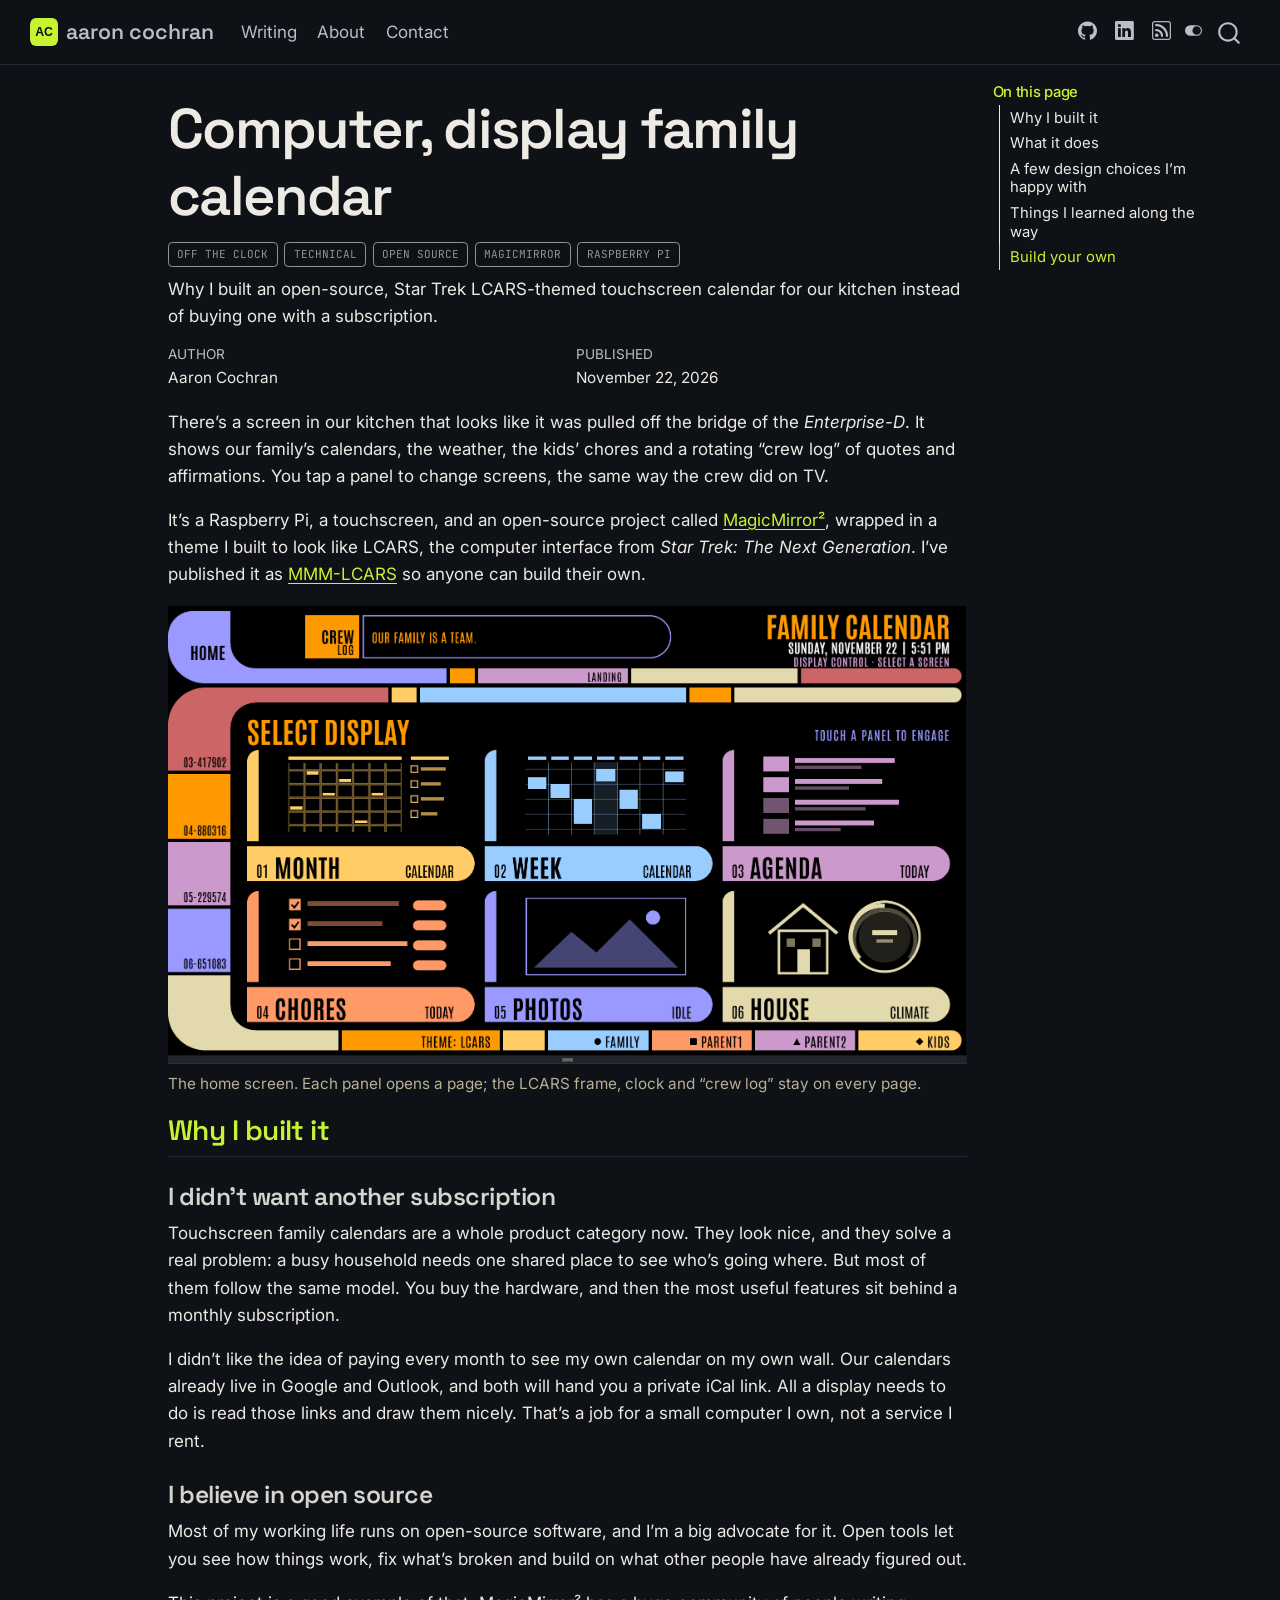
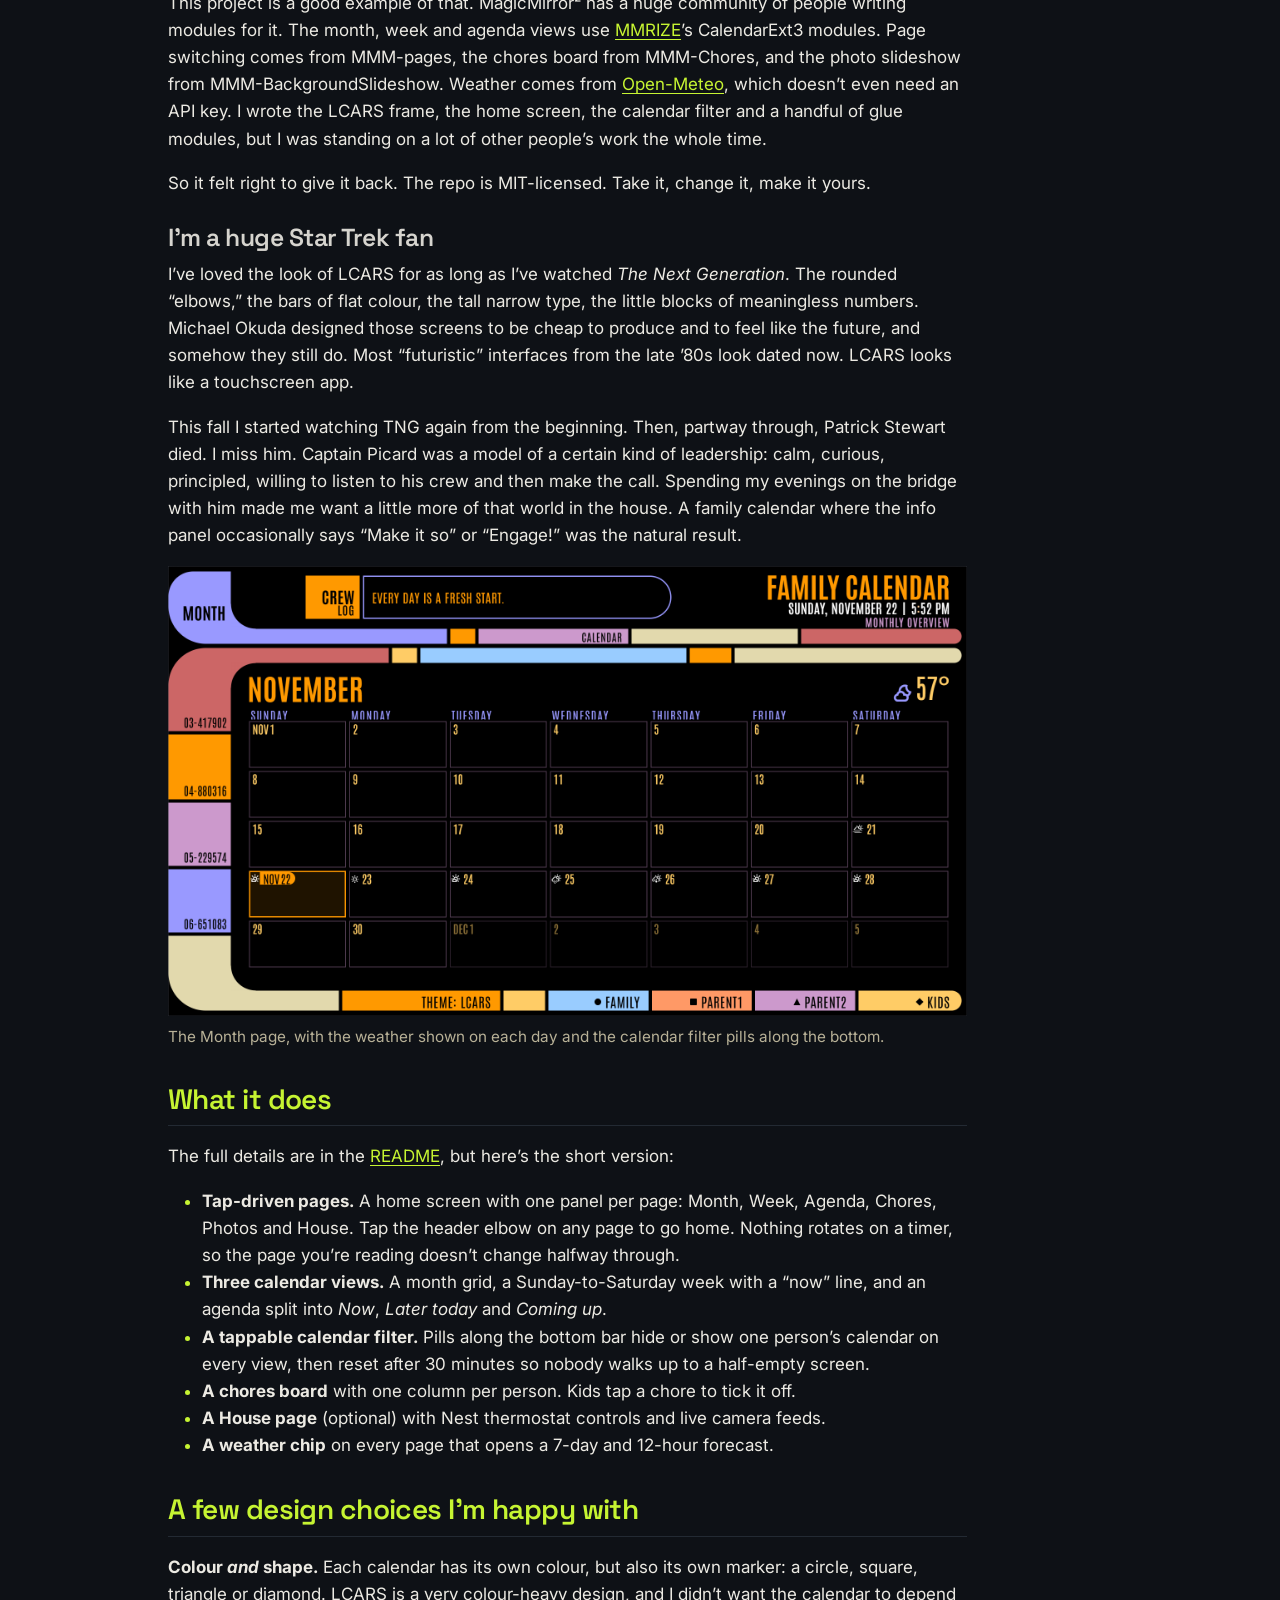
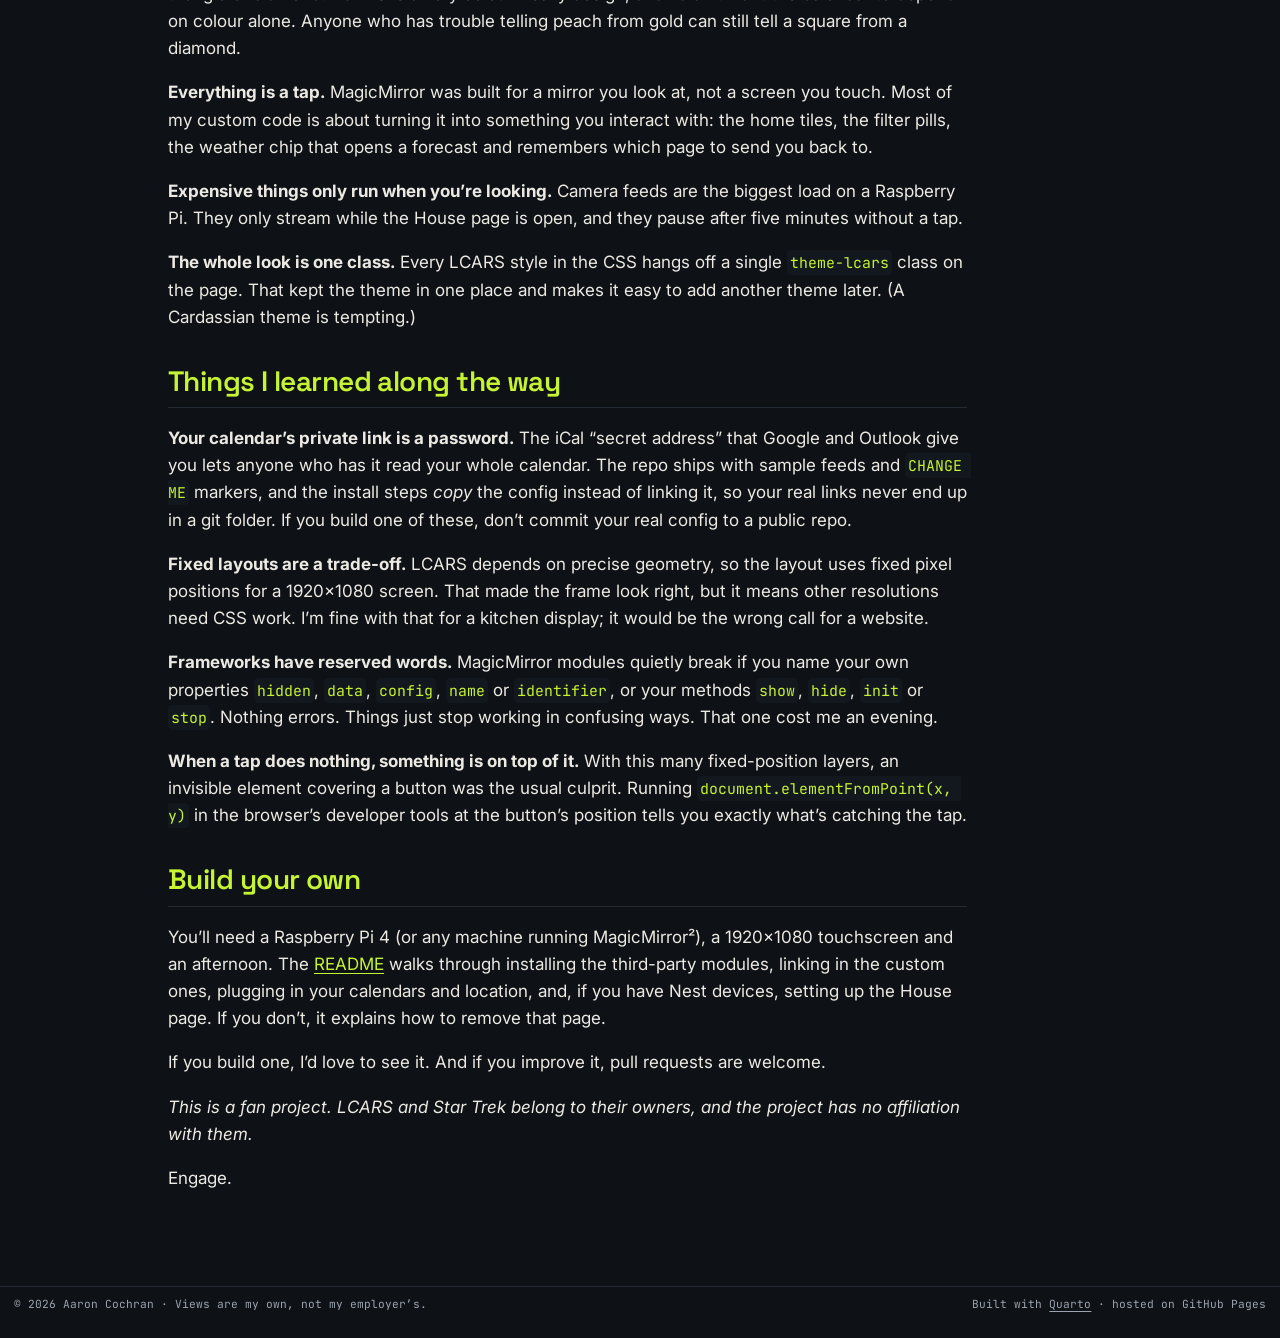
<file: posts/lcars-magicmirror/index.html>
<!DOCTYPE html>
<html xmlns="http://www.w3.org/1999/xhtml" lang="en" xml:lang="en"><head>

<meta charset="utf-8">
<meta name="generator" content="quarto-1.11.9">

<meta name="viewport" content="width=device-width, initial-scale=1.0, user-scalable=yes">

<meta name="author" content="Aaron Cochran">
<meta name="dcterms.date" content="2026-11-22">
<meta name="description" content="Why I built an open-source, Star Trek LCARS-themed touchscreen calendar for our kitchen instead of buying one with a subscription.">

<title>Computer, display family calendar – aaron cochran</title>
<style>
/* Default styles provided by pandoc.
** See https://pandoc.org/MANUAL.html#variables-for-html for config info.
*/
span.smallcaps{font-variant: small-caps;}
div.columns{display: flex; gap: 1.5em;}
div.column{flex: auto;}
@media screen {
div.columns{gap: min(4vw, 1.5em);}
div.column{overflow-x: auto;}
}
div.hanging-indent{margin-left: 1.5em; text-indent: -1.5em;}
ul.task-list{list-style: none;}
ul.task-list li input[type="checkbox"] {
  width: 0.8em;
  margin: 0 0.8em 0.2em -1em; /* quarto-specific, see https://github.com/quarto-dev/quarto-cli/issues/4556 */ 
  vertical-align: middle;
}
</style>


<script src="../../site_libs/quarto-nav/quarto-nav.js"></script>
<script src="../../site_libs/quarto-nav/headroom.min.js"></script>
<script src="../../site_libs/clipboard/clipboard.min.js"></script>
<script src="../../site_libs/quarto-search/autocomplete.umd.js"></script>
<script src="../../site_libs/quarto-search/fuse.min.js"></script>
<script src="../../site_libs/quarto-search/quarto-search.js"></script>
<meta name="quarto:offset" content="../../">
<link href="../../assets/favicon.svg" rel="icon" type="image/svg+xml">
<script src="../../site_libs/quarto-html/quarto.js" type="module"></script>
<script src="../../site_libs/quarto-html/tabsets/tabsets.js" type="module"></script>
<script src="../../site_libs/quarto-html/scrollable-regions/scrollable-regions.js" type="module"></script>
<script src="../../site_libs/quarto-html/popper.min.js"></script>
<script src="../../site_libs/quarto-html/tippy.umd.min.js"></script>
<script src="../../site_libs/quarto-html/anchor.min.js"></script>
<link href="../../site_libs/quarto-html/tippy.css" rel="stylesheet">
<link href="../../site_libs/quarto-html/quarto-syntax-highlighting-49c787a6c175d90e42264fbd7996148e.css" rel="stylesheet" class="quarto-color-scheme" id="quarto-text-highlighting-styles">
<link href="../../site_libs/quarto-html/quarto-syntax-highlighting-dark-d73632b6edfcf2cb5865c4f049755b27.css" rel="stylesheet" class="quarto-color-scheme quarto-color-alternate" id="quarto-text-highlighting-styles">
<script src="../../site_libs/bootstrap/bootstrap.min.js"></script>
<link href="../../site_libs/bootstrap/bootstrap-icons.css" rel="stylesheet">
<link href="../../site_libs/bootstrap/bootstrap-41c81e7cf8d83b0731275d962ed2c6b9.min.css" rel="stylesheet" append-hash="true" class="quarto-color-scheme" id="quarto-bootstrap" data-mode="light">
<link href="../../site_libs/bootstrap/bootstrap-dark-951e898c8ca68e3f0bb56faa7f8c3819.min.css" rel="stylesheet" append-hash="true" class="quarto-color-scheme quarto-color-alternate" id="quarto-bootstrap" data-mode="dark">
<script id="quarto-search-options" type="application/json">{
  "location": "navbar",
  "copy-button": false,
  "collapse-after": 3,
  "panel-placement": "end",
  "type": "overlay",
  "limit": 50,
  "keyboard-shortcut": [
    "f",
    "/",
    "s"
  ],
  "show-item-context": false,
  "language": {
    "search-no-results-text": "No results",
    "search-matching-documents-text": "matching documents",
    "search-copy-link-title": "Copy link to search",
    "search-hide-matches-text": "Hide additional matches",
    "search-more-match-text": "more match in this document",
    "search-more-matches-text": "more matches in this document",
    "search-clear-button-title": "Clear",
    "search-text-placeholder": "",
    "search-detached-cancel-button-title": "Cancel",
    "search-submit-button-title": "Submit",
    "search-label": "Search"
  }
}</script>
<style>html{ scroll-behavior: smooth; }</style>
<script data-goatcounter="https://hypnotoadie.goatcounter.com/count" async="" src="//gc.zgo.at/count.js"></script>


<meta property="og:title" content="Computer, display family calendar – aaron cochran">
<meta property="og:description" content="Why I built an open-source, Star Trek LCARS-themed touchscreen calendar for our kitchen instead of buying one with a subscription.">
<meta property="og:image" content="https://hypnotoadie.github.io/posts/lcars-magicmirror/home.png">
<meta property="og:site_name" content="aaron cochran">
<meta property="og:image:height" content="1101">
<meta property="og:image:width" content="1921">
</head>

<body class="nav-fixed quarto-dark"><a id="quarto-skip-link" class="visually-hidden-focusable" href="#quarto-document-content">Skip to main content</a><script id="quarto-html-before-body" type="application/javascript">
    const toggleBodyColorMode = (bsSheetEl) => {
      const mode = bsSheetEl.getAttribute("data-mode");
      const bodyEl = window.document.querySelector("body");
      if (mode === "dark") {
        bodyEl.classList.add("quarto-dark");
        bodyEl.classList.remove("quarto-light");
      } else {
        bodyEl.classList.add("quarto-light");
        bodyEl.classList.remove("quarto-dark");
      }
    }
    const toggleBodyColorPrimary = () => {
      const bsSheetEl = window.document.querySelector("link#quarto-bootstrap:not([rel=disabled-stylesheet])");
      if (bsSheetEl) {
        toggleBodyColorMode(bsSheetEl);
      }
    }
    const setColorSchemeToggle = (alternate) => {
      const toggles = window.document.querySelectorAll('.quarto-color-scheme-toggle');
      for (let i=0; i < toggles.length; i++) {
        const toggle = toggles[i];
        if (toggle) {
          toggle.setAttribute("aria-checked", alternate ? "true" : "false");
          if (alternate) {
            toggle.classList.add("alternate");
          } else {
            toggle.classList.remove("alternate");
          }
        }
      }
    };
    const toggleColorMode = (alternate) => {
      // Switch the stylesheets
      const primaryStylesheets = window.document.querySelectorAll('link.quarto-color-scheme:not(.quarto-color-alternate)');
      const alternateStylesheets = window.document.querySelectorAll('link.quarto-color-scheme.quarto-color-alternate');
      manageTransitions('#quarto-margin-sidebar .nav-link', false);
      if (alternate) {
        // note: dark is layered on light, we don't disable primary!
        enableStylesheet(alternateStylesheets);
        for (const sheetNode of alternateStylesheets) {
          if (sheetNode.id === "quarto-bootstrap") {
            toggleBodyColorMode(sheetNode);
          }
        }
      } else {
        disableStylesheet(alternateStylesheets);
        enableStylesheet(primaryStylesheets)
        toggleBodyColorPrimary();
      }
      manageTransitions('#quarto-margin-sidebar .nav-link', true);
      // Switch the toggles
      setColorSchemeToggle(alternate)
    }
    // Hack to workaround the fact that safari doesn't
    // properly recolor the scrollbar when toggling (#1455).
    // Not run on load: stylesheets are set before first paint there, and
    // scrolling would undo the scroll to a URL fragment (#14973).
    // The one pixel nudge keeps the reader where they were.
    const refreshSafariScrollbar = () => {
      if (navigator.userAgent.indexOf('Safari') > 0 && navigator.userAgent.indexOf('Chrome') == -1) {
        manageTransitions("body", false);
        const scrollY = window.scrollY;
        window.scrollTo(0, scrollY > 0 ? scrollY - 1 : 1);
        setTimeout(() => {
          window.scrollTo(0, scrollY);
          manageTransitions("body", true);
        }, 40);
      }
    }
    const disableStylesheet = (stylesheets) => {
      for (let i=0; i < stylesheets.length; i++) {
        const stylesheet = stylesheets[i];
        stylesheet.rel = 'disabled-stylesheet';
      }
    }
    const enableStylesheet = (stylesheets) => {
      for (let i=0; i < stylesheets.length; i++) {
        const stylesheet = stylesheets[i];
        if(stylesheet.rel !== 'stylesheet') { // for Chrome, which will still FOUC without this check
          stylesheet.rel = 'stylesheet';
        }
      }
    }
    const manageTransitions = (selector, allowTransitions) => {
      const els = window.document.querySelectorAll(selector);
      for (let i=0; i < els.length; i++) {
        const el = els[i];
        if (allowTransitions) {
          el.classList.remove('notransition');
        } else {
          el.classList.add('notransition');
        }
      }
    }
    const isFileUrl = () => {
      return window.location.protocol === 'file:';
    }
    const hasAlternateSentinel = () => {
      let styleSentinel = getColorSchemeSentinel();
      if (styleSentinel !== null) {
        return styleSentinel === "alternate";
      } else {
        return false;
      }
    }
    const setStyleSentinel = (alternate) => {
      const value = alternate ? "alternate" : "default";
      if (!isFileUrl()) {
        window.localStorage.setItem("quarto-color-scheme", value);
      } else {
        localAlternateSentinel = value;
      }
    }
    const getColorSchemeSentinel = () => {
      if (!isFileUrl()) {
        const storageValue = window.localStorage.getItem("quarto-color-scheme");
        return storageValue != null ? storageValue : localAlternateSentinel;
      } else {
        return localAlternateSentinel;
      }
    }
    const toggleGiscusIfUsed = (isAlternate, darkModeDefault) => {
      const baseTheme = document.querySelector('#giscus-base-theme')?.value ?? 'light';
      const alternateTheme = document.querySelector('#giscus-alt-theme')?.value ?? 'dark';
      let newTheme = '';
      if(authorPrefersDark) {
        newTheme = isAlternate ? baseTheme : alternateTheme;
      } else {
        newTheme = isAlternate ? alternateTheme : baseTheme;
      }
      const changeGiscusTheme = () => {
        // From: https://github.com/giscus/giscus/issues/336
        const sendMessage = (message) => {
          const iframe = document.querySelector('iframe.giscus-frame');
          if (!iframe) return;
          iframe.contentWindow.postMessage({ giscus: message }, 'https://giscus.app');
        }
        sendMessage({
          setConfig: {
            theme: newTheme
          }
        });
      }
      const isGiscussLoaded = window.document.querySelector('iframe.giscus-frame') !== null;
      if (isGiscussLoaded) {
        changeGiscusTheme();
      }
    };
    const authorPrefersDark = true;
    const darkModeDefault = authorPrefersDark;
    let localAlternateSentinel = darkModeDefault ? 'alternate' : 'default';
    // Dark / light mode switch
    window.quartoToggleColorScheme = () => {
      // Read the current dark / light value
      let toAlternate = !hasAlternateSentinel();
      toggleColorMode(toAlternate);
      refreshSafariScrollbar();
      setStyleSentinel(toAlternate);
      toggleGiscusIfUsed(toAlternate, darkModeDefault);
      window.dispatchEvent(new Event('resize'));
    };
    // Switch to dark mode if need be
    if (hasAlternateSentinel()) {
      toggleColorMode(true);
    } else {
      toggleColorMode(false);
    }
  </script>

<div id="quarto-search-results"></div>
  <header id="quarto-header" class="headroom fixed-top">
    <nav class="navbar navbar-expand-lg " data-bs-theme="dark" aria-label="Site">
      <div class="navbar-container container-fluid">
      <div class="navbar-brand-container mx-auto">
    <a href="../../index.html" class="navbar-brand navbar-brand-logo">
    <img src="../../assets/favicon.svg" alt="AC monogram" class="navbar-logo light-content">
    <img src="../../assets/favicon.svg" alt="AC monogram" class="navbar-logo dark-content">
    </a>
    <a class="navbar-brand" href="../../index.html">
    <span class="navbar-title">aaron cochran</span>
    </a>
  </div>
          <button class="navbar-toggler" type="button" data-bs-toggle="collapse" data-bs-target="#navbarCollapse" aria-controls="navbarCollapse" aria-expanded="false" aria-label="Toggle navigation" onclick="if (window.quartoToggleHeadroom) { window.quartoToggleHeadroom(); }">
  <span class="navbar-toggler-icon"></span>
</button>
          <div class="collapse navbar-collapse" id="navbarCollapse">
            <ul class="navbar-nav navbar-nav-scroll me-auto">
  <li class="nav-item">
    <a class="nav-link" href="../../blog.html"> 
<span class="menu-text">Writing</span></a>
  </li>  
  <li class="nav-item">
    <a class="nav-link" href="../../about.html"> 
<span class="menu-text">About</span></a>
  </li>  
  <li class="nav-item">
    <a class="nav-link" href="../../contact.html"> 
<span class="menu-text">Contact</span></a>
  </li>  
</ul>
            <ul class="navbar-nav navbar-nav-scroll ms-auto">
  <li class="nav-item compact">
    <a class="nav-link" href="https://github.com/hypnotoadie"> <i class="bi bi-github" role="img" aria-label="GitHub profile">
</i> 
<span class="menu-text"></span></a>
  </li>  
  <li class="nav-item compact">
    <a class="nav-link" href="https://www.linkedin.com/in/aaroncochran/"> <i class="bi bi-linkedin" role="img" aria-label="LinkedIn profile">
</i> 
<span class="menu-text"></span></a>
  </li>  
  <li class="nav-item compact">
    <a class="nav-link" href="../../blog.xml"> <i class="bi bi-rss" role="img" aria-label="RSS feed">
</i> 
<span class="menu-text"></span></a>
  </li>  
</ul>
          </div> <!-- /navcollapse -->
            <div class="quarto-navbar-tools">
  <button type="button" role="switch" aria-checked="false" class="quarto-color-scheme-toggle quarto-navigation-tool  px-1" onclick="window.quartoToggleColorScheme(); return false;" title="Toggle dark mode" aria-label="Toggle dark mode"><i class="bi"></i></button>
</div>
            <div id="quarto-search" class="" title="Search"></div>
      </div> <!-- /container-fluid -->
    </nav>
</header>
<!-- content -->
<div id="quarto-content" class="quarto-container page-columns page-rows-contents page-layout-article page-navbar">
<!-- sidebar -->
<!-- margin-sidebar -->
    <div id="quarto-margin-sidebar" class="sidebar margin-sidebar">
        <nav id="TOC" role="doc-toc" aria-labelledby="toc-title" class="toc-active">
    <h2 id="toc-title">On this page</h2>
   
  <ul>
  <li><a href="#why-i-built-it" id="toc-why-i-built-it" class="nav-link active" data-scroll-target="#why-i-built-it">Why I built it</a>
  <ul class="collapse">
  <li><a href="#i-didnt-want-another-subscription" id="toc-i-didnt-want-another-subscription" class="nav-link" data-scroll-target="#i-didnt-want-another-subscription">I didn’t want another subscription</a></li>
  <li><a href="#i-believe-in-open-source" id="toc-i-believe-in-open-source" class="nav-link" data-scroll-target="#i-believe-in-open-source">I believe in open source</a></li>
  <li><a href="#im-a-huge-star-trek-fan" id="toc-im-a-huge-star-trek-fan" class="nav-link" data-scroll-target="#im-a-huge-star-trek-fan">I’m a huge Star Trek fan</a></li>
  </ul></li>
  <li><a href="#what-it-does" id="toc-what-it-does" class="nav-link" data-scroll-target="#what-it-does">What it does</a></li>
  <li><a href="#a-few-design-choices-im-happy-with" id="toc-a-few-design-choices-im-happy-with" class="nav-link" data-scroll-target="#a-few-design-choices-im-happy-with">A few design choices I’m happy with</a></li>
  <li><a href="#things-i-learned-along-the-way" id="toc-things-i-learned-along-the-way" class="nav-link" data-scroll-target="#things-i-learned-along-the-way">Things I learned along the way</a></li>
  <li><a href="#build-your-own" id="toc-build-your-own" class="nav-link" data-scroll-target="#build-your-own">Build your own</a></li>
  </ul>
</nav>
    </div>
<!-- main -->
<main class="content" id="quarto-document-content" tabindex="-1">


<header id="title-block-header" class="quarto-title-block default">
<div class="quarto-title">
<h1 class="title">Computer, display family calendar</h1>
  <div class="quarto-categories">
    <div class="quarto-category">Off the clock</div>
    <div class="quarto-category">Technical</div>
    <div class="quarto-category">open source</div>
    <div class="quarto-category">MagicMirror</div>
    <div class="quarto-category">Raspberry Pi</div>
  </div>
  </div>

<div>
  <div class="description">
    Why I built an open-source, Star Trek LCARS-themed touchscreen calendar for our kitchen instead of buying one with a subscription.
  </div>
</div>


<div class="quarto-title-meta">

    <div>
    <div class="quarto-title-meta-heading">Author</div>
    <div class="quarto-title-meta-contents">
             <p>Aaron Cochran </p>
          </div>
  </div>
    
    <div>
    <div class="quarto-title-meta-heading">Published</div>
    <div class="quarto-title-meta-contents">
      <p class="date">November 22, 2026</p>
    </div>
  </div>
  
    
  </div>
  


</header>


<p>There’s a screen in our kitchen that looks like it was pulled off the bridge of the <em>Enterprise-D</em>. It shows our family’s calendars, the weather, the kids’ chores and a rotating “crew log” of quotes and affirmations. You tap a panel to change screens, the same way the crew did on TV.</p>
<p>It’s a Raspberry Pi, a touchscreen, and an open-source project called <a href="https://github.com/MagicMirrorOrg/MagicMirror">MagicMirror²</a>, wrapped in a theme I built to look like LCARS, the computer interface from <em>Star Trek: The Next Generation</em>. I’ve published it as <a href="https://github.com/hypnotoadie/MMM-LCARS">MMM-LCARS</a> so anyone can build their own.</p>
<div class="quarto-figure quarto-figure-center">
<figure class="figure">
<p><img src="home.png" class="img-fluid figure-img" alt="An LCARS-style touchscreen showing six tiles labeled Month, Week, Agenda, Chores, Photos and House, framed by orange, purple and blue curved bars, with the title Family Calendar in the top right."></p>
<figcaption>The home screen. Each panel opens a page; the LCARS frame, clock and “crew log” stay on every page.</figcaption>
</figure>
</div>
<section id="why-i-built-it" class="level2">
<h2 class="anchored" data-anchor-id="why-i-built-it">Why I built it</h2>
<section id="i-didnt-want-another-subscription" class="level3">
<h3 class="anchored" data-anchor-id="i-didnt-want-another-subscription">I didn’t want another subscription</h3>
<p>Touchscreen family calendars are a whole product category now. They look nice, and they solve a real problem: a busy household needs one shared place to see who’s going where. But most of them follow the same model. You buy the hardware, and then the most useful features sit behind a monthly subscription.</p>
<p>I didn’t like the idea of paying every month to see my own calendar on my own wall. Our calendars already live in Google and Outlook, and both will hand you a private iCal link. All a display needs to do is read those links and draw them nicely. That’s a job for a small computer I own, not a service I rent.</p>
</section>
<section id="i-believe-in-open-source" class="level3">
<h3 class="anchored" data-anchor-id="i-believe-in-open-source">I believe in open source</h3>
<p>Most of my working life runs on open-source software, and I’m a big advocate for it. Open tools let you see how things work, fix what’s broken and build on what other people have already figured out.</p>
<p>This project is a good example of that. MagicMirror² has a huge community of people writing modules for it. The month, week and agenda views use <a href="https://github.com/MMRIZE">MMRIZE</a>’s CalendarExt3 modules. Page switching comes from MMM-pages, the chores board from MMM-Chores, and the photo slideshow from MMM-BackgroundSlideshow. Weather comes from <a href="https://open-meteo.com/">Open-Meteo</a>, which doesn’t even need an API key. I wrote the LCARS frame, the home screen, the calendar filter and a handful of glue modules, but I was standing on a lot of other people’s work the whole time.</p>
<p>So it felt right to give it back. The repo is MIT-licensed. Take it, change it, make it yours.</p>
</section>
<section id="im-a-huge-star-trek-fan" class="level3">
<h3 class="anchored" data-anchor-id="im-a-huge-star-trek-fan">I’m a huge Star Trek fan</h3>
<p>I’ve loved the look of LCARS for as long as I’ve watched <em>The Next Generation</em>. The rounded “elbows,” the bars of flat colour, the tall narrow type, the little blocks of meaningless numbers. Michael Okuda designed those screens to be cheap to produce and to feel like the future, and somehow they still do. Most “futuristic” interfaces from the late ’80s look dated now. LCARS looks like a touchscreen app.</p>
<p>This fall I started watching TNG again from the beginning. Then, partway through, Patrick Stewart died. I miss him. Captain Picard was a model of a certain kind of leadership: calm, curious, principled, willing to listen to his crew and then make the call. Spending my evenings on the bridge with him made me want a little more of that world in the house. A family calendar where the info panel occasionally says “Make it so” or “Engage!” was the natural result.</p>
<div class="quarto-figure quarto-figure-center">
<figure class="figure">
<p><img src="month.png" class="img-fluid figure-img" alt="An LCARS-style month calendar for November with day boxes outlined in purple, today highlighted in orange, small weather icons on upcoming days, and four calendar legend pills along the bottom bar."></p>
<figcaption>The Month page, with the weather shown on each day and the calendar filter pills along the bottom.</figcaption>
</figure>
</div>
</section>
</section>
<section id="what-it-does" class="level2">
<h2 class="anchored" data-anchor-id="what-it-does">What it does</h2>
<p>The full details are in the <a href="https://github.com/hypnotoadie/MMM-LCARS#readme">README</a>, but here’s the short version:</p>
<ul>
<li><strong>Tap-driven pages.</strong> A home screen with one panel per page: Month, Week, Agenda, Chores, Photos and House. Tap the header elbow on any page to go home. Nothing rotates on a timer, so the page you’re reading doesn’t change halfway through.</li>
<li><strong>Three calendar views.</strong> A month grid, a Sunday-to-Saturday week with a “now” line, and an agenda split into <em>Now</em>, <em>Later today</em> and <em>Coming up</em>.</li>
<li><strong>A tappable calendar filter.</strong> Pills along the bottom bar hide or show one person’s calendar on every view, then reset after 30 minutes so nobody walks up to a half-empty screen.</li>
<li><strong>A chores board</strong> with one column per person. Kids tap a chore to tick it off.</li>
<li><strong>A House page</strong> (optional) with Nest thermostat controls and live camera feeds.</li>
<li><strong>A weather chip</strong> on every page that opens a 7-day and 12-hour forecast.</li>
</ul>
</section>
<section id="a-few-design-choices-im-happy-with" class="level2">
<h2 class="anchored" data-anchor-id="a-few-design-choices-im-happy-with">A few design choices I’m happy with</h2>
<p><strong>Colour <em>and</em> shape.</strong> Each calendar has its own colour, but also its own marker: a circle, square, triangle or diamond. LCARS is a very colour-heavy design, and I didn’t want the calendar to depend on colour alone. Anyone who has trouble telling peach from gold can still tell a square from a diamond.</p>
<p><strong>Everything is a tap.</strong> MagicMirror was built for a mirror you look at, not a screen you touch. Most of my custom code is about turning it into something you interact with: the home tiles, the filter pills, the weather chip that opens a forecast and remembers which page to send you back to.</p>
<p><strong>Expensive things only run when you’re looking.</strong> Camera feeds are the biggest load on a Raspberry Pi. They only stream while the House page is open, and they pause after five minutes without a tap.</p>
<p><strong>The whole look is one class.</strong> Every LCARS style in the CSS hangs off a single <code>theme-lcars</code> class on the page. That kept the theme in one place and makes it easy to add another theme later. (A Cardassian theme is tempting.)</p>
</section>
<section id="things-i-learned-along-the-way" class="level2">
<h2 class="anchored" data-anchor-id="things-i-learned-along-the-way">Things I learned along the way</h2>
<p><strong>Your calendar’s private link is a password.</strong> The iCal “secret address” that Google and Outlook give you lets anyone who has it read your whole calendar. The repo ships with sample feeds and <code>CHANGE ME</code> markers, and the install steps <em>copy</em> the config instead of linking it, so your real links never end up in a git folder. If you build one of these, don’t commit your real config to a public repo.</p>
<p><strong>Fixed layouts are a trade-off.</strong> LCARS depends on precise geometry, so the layout uses fixed pixel positions for a 1920×1080 screen. That made the frame look right, but it means other resolutions need CSS work. I’m fine with that for a kitchen display; it would be the wrong call for a website.</p>
<p><strong>Frameworks have reserved words.</strong> MagicMirror modules quietly break if you name your own properties <code>hidden</code>, <code>data</code>, <code>config</code>, <code>name</code> or <code>identifier</code>, or your methods <code>show</code>, <code>hide</code>, <code>init</code> or <code>stop</code>. Nothing errors. Things just stop working in confusing ways. That one cost me an evening.</p>
<p><strong>When a tap does nothing, something is on top of it.</strong> With this many fixed-position layers, an invisible element covering a button was the usual culprit. Running <code>document.elementFromPoint(x, y)</code> in the browser’s developer tools at the button’s position tells you exactly what’s catching the tap.</p>
</section>
<section id="build-your-own" class="level2">
<h2 class="anchored" data-anchor-id="build-your-own">Build your own</h2>
<p>You’ll need a Raspberry Pi 4 (or any machine running MagicMirror²), a 1920×1080 touchscreen and an afternoon. The <a href="https://github.com/hypnotoadie/MMM-LCARS#readme">README</a> walks through installing the third-party modules, linking in the custom ones, plugging in your calendars and location, and, if you have Nest devices, setting up the House page. If you don’t, it explains how to remove that page.</p>
<p>If you build one, I’d love to see it. And if you improve it, pull requests are welcome.</p>
<p><em>This is a fan project. LCARS and Star Trek belong to their owners, and the project has no affiliation with them.</em></p>
<p>Engage.</p>


</section>

</main> <!-- /main -->
<script>
// Reveal-on-click email: the address is never present in the page source
// as one string, which keeps most scrapers from harvesting it.
(function () {
  var user = ['aaroncochran'];
  var host = ['mailfence', 'com'].join('.');
  function fill() {
    var addr = user + '@' + host;
    document.querySelectorAll('[data-ac-mail]').forEach(function (a) {
      a.href = 'mailto:' + addr;
      a.textContent = addr;
    });
  }
  document.addEventListener('click', function (e) {
    var btn = e.target.closest('[data-ac-contact]');
    if (!btn) return;
    var panel = document.getElementById(btn.getAttribute('aria-controls'));
    if (!panel) return;
    var open = panel.hasAttribute('hidden');
    if (open) { fill(); panel.removeAttribute('hidden'); } else { panel.setAttribute('hidden', ''); }
    btn.setAttribute('aria-expanded', open ? 'true' : 'false');
  });
})();
</script>
<script id="quarto-html-after-body" type="application/javascript">
  window.document.addEventListener("DOMContentLoaded", function (event) {
    // Ensure there is a toggle, if there isn't float one in the top right
    if (window.document.querySelector('.quarto-color-scheme-toggle') === null) {
      const toggle = window.document.createElement('button');
      toggle.type = "button";
      toggle.setAttribute("role", "switch");
      toggle.setAttribute("aria-checked", "false");
      toggle.classList.add('top-right');
      toggle.classList.add('quarto-color-scheme-toggle');
      toggle.setAttribute("aria-label", "Toggle dark mode");
      toggle.onclick = function() { try { window.quartoToggleColorScheme(); } catch {} return false; };
      const i = window.document.createElement("i");
      i.classList.add('bi');
      toggle.appendChild(i);
      // Put the toggle in a landmark of its own, so that landmark navigation
      // can reach it.
      //
      // The container is always a fresh direct child of body, and the toggle is
      // never moved into page furniture that the theme or the author controls.
      // The toggle is positioned against the page, so any ancestor that
      // establishes a containing block captures it: a positioned element or a
      // grid for position: absolute, and transform, filter, will-change or
      // contain for position: fixed. A direct child of body has none of these
      // to inherit, and the shift when one appears is silent and visual.
      //
      // ARIA says a document should have at most one banner, and axe reports a
      // duplicate whether or not the banners carry distinct labels. So use a
      // header when the page has no banner yet, and a named region otherwise.
      //
      // A header is a banner wherever it sits, unless it is inside sectioning
      // content, so this cannot just look at the children of body: a custom
      // page layout wraps the title block header in a plain div. An explicit
      // role="banner" always counts.
      const sectioning = 'article, aside, main, nav, section, [role="article"], [role="complementary"], [role="main"], [role="navigation"], [role="region"]';
      const hasBanner = Array.from(
        window.document.querySelectorAll('header:not([role]), [role="banner"]')
      ).some(function(el) {
        return el.hasAttribute("role") || el.closest(sectioning) === null;
      });
      const container = window.document.createElement(hasBanner ? "div" : "header");
      if (hasBanner) {
        container.setAttribute("role", "region");
        container.setAttribute("aria-label", "Toggle dark mode");
      }
      container.classList.add('quarto-color-scheme-toggle-container');
      container.appendChild(toggle);
      window.document.body.appendChild(container);
    }
    setColorSchemeToggle(hasAlternateSentinel())
    const icon = "";
    const anchorJS = new window.AnchorJS();
    anchorJS.options = {
      placement: 'right',
      icon: icon
    };
    anchorJS.add('.anchored');
    const isCodeAnnotation = (el) => {
      for (const clz of el.classList) {
        if (clz.startsWith('code-annotation-')) {                     
          return true;
        }
      }
      return false;
    }
    const onCopySuccess = function(e) {
      // button target
      const button = e.trigger;
      // don't keep focus
      button.blur();
      // flash "checked"
      button.classList.add('code-copy-button-checked');
      var currentTitle = button.getAttribute("title");
      button.setAttribute("title", "Copied!");
      let tooltip;
      if (window.bootstrap) {
        button.setAttribute("data-bs-toggle", "tooltip");
        button.setAttribute("data-bs-placement", "left");
        button.setAttribute("data-bs-title", "Copied!");
        tooltip = new bootstrap.Tooltip(button, 
          { trigger: "manual", 
            customClass: "code-copy-button-tooltip",
            offset: [0, -8]});
        tooltip.show();    
      }
      setTimeout(function() {
        if (tooltip) {
          tooltip.hide();
          button.removeAttribute("data-bs-title");
          button.removeAttribute("data-bs-toggle");
          button.removeAttribute("data-bs-placement");
        }
        button.setAttribute("title", currentTitle);
        button.classList.remove('code-copy-button-checked');
      }, 1000);
      // clear code selection
      e.clearSelection();
    }
    const getTextToCopy = function(trigger) {
      const outerScaffold = trigger.parentElement.cloneNode(true);
      const codeEl = outerScaffold.querySelector('code');
      for (const childEl of codeEl.children) {
        if (isCodeAnnotation(childEl)) {
          childEl.remove();
        }
      }
      return codeEl.innerText;
    }
    const clipboard = new window.ClipboardJS('.code-copy-button:not([data-in-quarto-modal])', {
      text: getTextToCopy
    });
    clipboard.on('success', onCopySuccess);
    if (window.document.getElementById('quarto-embedded-source-code-modal')) {
      const clipboardModal = new window.ClipboardJS('.code-copy-button[data-in-quarto-modal]', {
        text: getTextToCopy,
        container: window.document.getElementById('quarto-embedded-source-code-modal')
      });
      clipboardModal.on('success', onCopySuccess);
    }
      var localhostRegex = new RegExp(/^(?:http|https):\/\/localhost\:?[0-9]*\//);
      var mailtoRegex = new RegExp(/^mailto:/);
        var filterRegex = new RegExp("https:\/\/hypnotoadie\.github\.io");
      const newWindowLabel = "(opens in a new tab)";
      const newWindowNoteId = "quarto-ext-newwindow-label";
      // Links reference one hidden label through aria-describedby, so the
      // announcement never changes their accessible name.
      var describeNewWindow = (link) => {
        if (!window.document.getElementById(newWindowNoteId)) {
          var newWindowNote = window.document.createElement("span");
          newWindowNote.id = newWindowNoteId;
          newWindowNote.hidden = true;
          newWindowNote.textContent = newWindowLabel;
          window.document.body.appendChild(newWindowNote);
        }
        var describedBy = (link.getAttribute("aria-describedby") || "").split(/\s+/).filter(Boolean);
        if (!describedBy.includes(newWindowNoteId)) {
          describedBy.push(newWindowNoteId);
          link.setAttribute("aria-describedby", describedBy.join(" "));
        }
      }
      var isInternal = (href) => {
          return filterRegex.test(href) || localhostRegex.test(href) || mailtoRegex.test(href);
      }
      // Inspect non-navigation links and adorn them if external
      window.quartoDecorateExternalLinks = function (root) {
     var links = (root || window.document).querySelectorAll('a[href]:not(.nav-link):not(.navbar-brand):not(.toc-action):not(.sidebar-link):not(.sidebar-item-toggle):not(.pagination-link):not(.no-external):not([aria-hidden]):not(.dropdown-item):not(.quarto-navigation-tool):not(.about-link)');
      for (var i=0; i<links.length; i++) {
        const link = links[i];
        if (!isInternal(link.href)) {
          // undo the damage that might have been done by quarto-nav.js in the case of
          // links that we want to consider external
          if (link.dataset.originalHref !== undefined) {
            link.href = link.dataset.originalHref;
          }
            // target, if specified
            link.setAttribute("target", "_blank");
            if (link.getAttribute("rel") === null) {
              link.setAttribute("rel", "noopener");
            }
            describeNewWindow(link);
          if (!link.classList.contains('no-external-icon')) {
          }
        }
      }
      };
      window.quartoDecorateExternalLinks(window.document);
    // Esc closes the popup (WCAG 1.4.13) and focus leaving both trigger and
    // popup closes it (WCAG 2.4.11); tippy handles neither for interactive popups.
    const hideOnEscAndFocusOut = {
      name: 'hideOnEscAndFocusOut',
      defaultValue: true,
      fn(instance) {
        const dismiss = () => {
          // A show scheduled by the trigger delay would otherwise reopen it
          instance.clearDelayTimeouts();
          instance.hide();
        };
        const onKeyDown = (event) => {
          if (event.key !== 'Escape') {
            return;
          }
          // Keep Esc from also reaching page handlers (e.g. reveal.js overview),
          // except an open reveal.js slide menu, which Esc should close too.
          // The menu handles keys only when its keyboard option is on.
          const menuHandlesEsc = window.Reveal?.getPlugin?.('menu')?.isOpen() &&
            window.Reveal.getConfig().menu?.keyboard !== false;
          if (!menuHandlesEsc) {
            event.stopPropagation();
          }
          if (instance.popper.contains(window.document.activeElement)) {
            // Disabled while refocusing so the focus trigger does not reopen it
            instance.disable();
            instance.reference.focus();
            instance.enable();
          }
          dismiss();
        };
        const onFocusOut = (event) => {
          const target = event.relatedTarget;
          if (target && !instance.reference.contains(target) &&
              !instance.popper.contains(target)) {
            dismiss();
          }
        };
        // On the trigger too: a click trigger (code-annotations: select) has no
        // blur handling. Attached for the instance's lifetime so leaving the
        // trigger also cancels a show still pending on the trigger delay.
        instance.reference.addEventListener('focusout', onFocusOut);
        return {
          onShow() {
            window.document.addEventListener('keydown', onKeyDown, true);
            instance.popper.addEventListener('focusout', onFocusOut);
          },
          onHide() {
            window.document.removeEventListener('keydown', onKeyDown, true);
            instance.popper.removeEventListener('focusout', onFocusOut);
          },
          onDestroy() {
            instance.reference.removeEventListener('focusout', onFocusOut);
          },
        };
      },
    };
    function tippyHover(el, contentFn, onTriggerFn, onUntriggerFn) {
      const config = {
        allowHTML: true,
        maxWidth: 500,
        delay: 100,
        arrow: false,
        appendTo: function(el) {
            return el.parentElement;
        },
        interactive: true,
        interactiveBorder: 10,
        theme: 'quarto',
        placement: 'bottom-start',
        plugins: [hideOnEscAndFocusOut],
      };
      if (contentFn) {
        config.content = contentFn;
      }
      if (onTriggerFn) {
        config.onTrigger = onTriggerFn;
      }
      if (onUntriggerFn) {
        config.onUntrigger = onUntriggerFn;
      }
      window.tippy(el, config); 
    }
    const noterefs = window.document.querySelectorAll('a[role="doc-noteref"]');
    for (var i=0; i<noterefs.length; i++) {
      const ref = noterefs[i];
      tippyHover(ref, function() {
        // use id or data attribute instead here
        let href = ref.getAttribute('data-footnote-href') || ref.getAttribute('href');
        try { href = new URL(href).hash; } catch {}
        const id = href.replace(/^#\/?/, "");
        const note = window.document.getElementById(id);
        if (note) {
          return note.innerHTML;
        } else {
          return "";
        }
      });
    }
    const xrefs = window.document.querySelectorAll('a.quarto-xref');
    const processXRef = (id, note) => {
      // Strip column container classes
      const stripColumnClz = (el) => {
        el.classList.remove("page-full", "page-columns");
        if (el.children) {
          for (const child of el.children) {
            stripColumnClz(child);
          }
        }
      }
      stripColumnClz(note)
      if (id === null || id.startsWith('sec-')) {
        // Special case sections, only their first couple elements
        const container = document.createElement("div");
        if (note.children && note.children.length > 2) {
          container.appendChild(note.children[0].cloneNode(true));
          for (let i = 1; i < note.children.length; i++) {
            const child = note.children[i];
            if (child.tagName === "P" && child.innerText === "") {
              continue;
            } else {
              container.appendChild(child.cloneNode(true));
              break;
            }
          }
          if (window.Quarto?.typesetMath) {
            window.Quarto.typesetMath(container);
          }
          return container.innerHTML
        } else {
          if (window.Quarto?.typesetMath) {
            window.Quarto.typesetMath(note);
          }
          return note.innerHTML;
        }
      } else {
        // Remove any anchor links if they are present
        const anchorLink = note.querySelector('a.anchorjs-link');
        if (anchorLink) {
          anchorLink.remove();
        }
        if (window.Quarto?.typesetMath) {
          window.Quarto.typesetMath(note);
        }
        if (note.classList.contains("callout")) {
          return note.outerHTML;
        } else {
          return note.innerHTML;
        }
      }
    }
    for (var i=0; i<xrefs.length; i++) {
      const xref = xrefs[i];
      tippyHover(xref, undefined, function(instance) {
        instance.disable();
        let url = xref.getAttribute('href');
        let hash = undefined; 
        if (url.startsWith('#')) {
          hash = url;
        } else {
          try { hash = new URL(url).hash; } catch {}
        }
        if (hash) {
          const id = hash.replace(/^#\/?/, "");
          const note = window.document.getElementById(id);
          if (note !== null) {
            try {
              const html = processXRef(id, note.cloneNode(true));
              instance.setContent(html);
            } finally {
              instance.enable();
              instance.show();
            }
          } else {
            // See if we can fetch this
            fetch(url.split('#')[0])
            .then(res => res.text())
            .then(html => {
              const parser = new DOMParser();
              const htmlDoc = parser.parseFromString(html, "text/html");
              const note = htmlDoc.getElementById(id);
              if (note !== null) {
                const html = processXRef(id, note);
                instance.setContent(html);
              } 
            }).finally(() => {
              instance.enable();
              instance.show();
            });
          }
        } else {
          // See if we can fetch a full url (with no hash to target)
          // This is a special case and we should probably do some content thinning / targeting
          fetch(url)
          .then(res => res.text())
          .then(html => {
            const parser = new DOMParser();
            const htmlDoc = parser.parseFromString(html, "text/html");
            const note = htmlDoc.querySelector('main.content');
            if (note !== null) {
              // This should only happen for chapter cross references
              // (since there is no id in the URL)
              // remove the first header
              if (note.children.length > 0 && note.children[0].tagName === "HEADER") {
                note.children[0].remove();
              }
              const html = processXRef(null, note);
              instance.setContent(html);
            } 
          }).finally(() => {
            instance.enable();
            instance.show();
          });
        }
      }, function(instance) {
      });
    }
        let selectedAnnoteEl;
        const selectorForAnnotation = ( cell, annotation) => {
          let cellAttr = 'data-code-cell="' + cell + '"';
          let lineAttr = 'data-code-annotation="' +  annotation + '"';
          const selector = 'span[' + cellAttr + '][' + lineAttr + ']';
          return selector;
        }
        const selectCodeLines = (annoteEl) => {
          const doc = window.document;
          const targetCell = annoteEl.getAttribute("data-target-cell");
          const targetAnnotation = annoteEl.getAttribute("data-target-annotation");
          const annoteSpan = window.document.querySelector(selectorForAnnotation(targetCell, targetAnnotation));
          const lines = annoteSpan.getAttribute("data-code-lines").split(",");
          const lineIds = lines.map((line) => {
            return targetCell + "-" + line;
          })
          // Each band is positioned against its own containing block, which is
          // not the offsetParent of the lines, so place it from client rects.
          const placeBand = (band, firstEl, lastEl, codeBlock) => {
            const container = band.offsetParent;
            if (container === null) {
              return;
            }
            const containerRect = container.getBoundingClientRect();
            // Reveal.js scales slides with a transform, so convert client
            // pixels back to the CSS pixels of the container.
            const scale = containerRect.height / container.offsetHeight || 1;
            const firstRect = firstEl.getBoundingClientRect();
            const lastRect = lastEl.getBoundingClientRect();
            const top = (firstRect.top - containerRect.top) / scale - container.clientTop + container.scrollTop;
            const height = (lastRect.bottom - firstRect.top) / scale;
            band.style.top = top - 2 + "px";
            band.style.height = height + 4 + "px";
            if (codeBlock) {
              // Without the copy button wrapper, the containing block is wider
              // than the code block, so span the code block explicitly.
              const blockRect = codeBlock.getBoundingClientRect();
              band.style.left = (blockRect.left - containerRect.left) / scale - container.clientLeft + container.scrollLeft + "px";
              band.style.width = blockRect.width / scale + "px";
            }
          };
          if (lineIds.length > 0) {
            const el = window.document.getElementById(lineIds[0]);
            const lastEl = window.document.getElementById(lineIds[lineIds.length - 1]);
            const parent = el.parentElement.parentElement;
            // cook up a div (if necessary) and position it
            let div = window.document.getElementById("code-annotation-line-highlight");
            if (div === null) {
              div = window.document.createElement("div");
              div.setAttribute("id", "code-annotation-line-highlight");
              div.style.position = 'absolute';
              parent.appendChild(div);
            }
            placeBand(div, el, lastEl, parent.closest("div.sourceCode") || parent);
            let gutterDiv = window.document.getElementById("code-annotation-line-highlight-gutter");
            if (gutterDiv === null) {
              gutterDiv = window.document.createElement("div");
              gutterDiv.setAttribute("id", "code-annotation-line-highlight-gutter");
              gutterDiv.style.position = 'absolute';
              const codeCell = window.document.getElementById(targetCell);
              const gutter = codeCell.querySelector('.code-annotation-gutter');
              gutter.appendChild(gutterDiv);
            }
            placeBand(gutterDiv, el, lastEl);
            selectedAnnoteEl = annoteEl;
          }
        };
        const unselectCodeLines = () => {
          const elementsIds = ["code-annotation-line-highlight", "code-annotation-line-highlight-gutter"];
          elementsIds.forEach((elId) => {
            const div = window.document.getElementById(elId);
            if (div) {
              div.remove();
            }
          });
          selectedAnnoteEl = undefined;
        };
          // Handle positioning of the toggle
      window.addEventListener(
        "resize",
        throttle(() => {
          elRect = undefined;
          if (selectedAnnoteEl) {
            selectCodeLines(selectedAnnoteEl);
          }
        }, 10)
      );
      function throttle(fn, ms) {
      let throttle = false;
      let timer;
        return (...args) => {
          if(!throttle) { // first call gets through
              fn.apply(this, args);
              throttle = true;
          } else { // all the others get throttled
              if(timer) clearTimeout(timer); // cancel #2
              timer = setTimeout(() => {
                fn.apply(this, args);
                timer = throttle = false;
              }, ms);
          }
        };
      }
        // Attach click handler to the DT
        const annoteDls = window.document.querySelectorAll('dt[data-target-cell]');
        for (const annoteDlNode of annoteDls) {
          annoteDlNode.addEventListener('click', (event) => {
            const clickedEl = event.target;
            if (clickedEl !== selectedAnnoteEl) {
              unselectCodeLines();
              const activeEl = window.document.querySelector('dt[data-target-cell].code-annotation-active');
              if (activeEl) {
                activeEl.classList.remove('code-annotation-active');
              }
              selectCodeLines(clickedEl);
              clickedEl.classList.add('code-annotation-active');
            } else {
              // Unselect the line
              unselectCodeLines();
              clickedEl.classList.remove('code-annotation-active');
            }
          });
        }
    const findCites = (el) => {
      const parentEl = el.parentElement;
      if (parentEl) {
        const cites = parentEl.dataset.cites;
        if (cites) {
          return {
            el,
            cites: cites.split(' ')
          };
        } else {
          return findCites(el.parentElement)
        }
      } else {
        return undefined;
      }
    };
    var bibliorefs = window.document.querySelectorAll('a[role="doc-biblioref"]');
    for (var i=0; i<bibliorefs.length; i++) {
      const ref = bibliorefs[i];
      const citeInfo = findCites(ref);
      if (citeInfo) {
        tippyHover(citeInfo.el, function() {
          var popup = window.document.createElement('div');
          citeInfo.cites.forEach(function(cite) {
            var citeDiv = window.document.createElement('div');
            citeDiv.classList.add('hanging-indent');
            citeDiv.classList.add('csl-entry');
            var biblioDiv = window.document.getElementById('ref-' + cite);
            if (biblioDiv) {
              citeDiv.innerHTML = biblioDiv.innerHTML;
            }
            popup.appendChild(citeDiv);
          });
          return popup.innerHTML;
        });
      }
    }
  });
  </script>
  <script type="application/javascript">
  window.quartoScrollableRegionsLabels = {"code":"Scrollable code","output":"Scrollable output"};
  </script>
</div> <!-- /content -->
<footer class="footer">
  <div class="nav-footer">
    <div class="nav-footer-left">
<p>© 2026 Aaron Cochran · Views are my own, not my employer’s.</p>
</div>   
    <div class="nav-footer-center">
      &nbsp;
    </div>
    <div class="nav-footer-right">
<p>Built with <a href="https://quarto.org">Quarto</a> · hosted on GitHub Pages</p>
</div>
  </div>
</footer>




<script src="../../site_libs/quarto-html/zenscroll-min.js"></script>
</body></html>
</file>
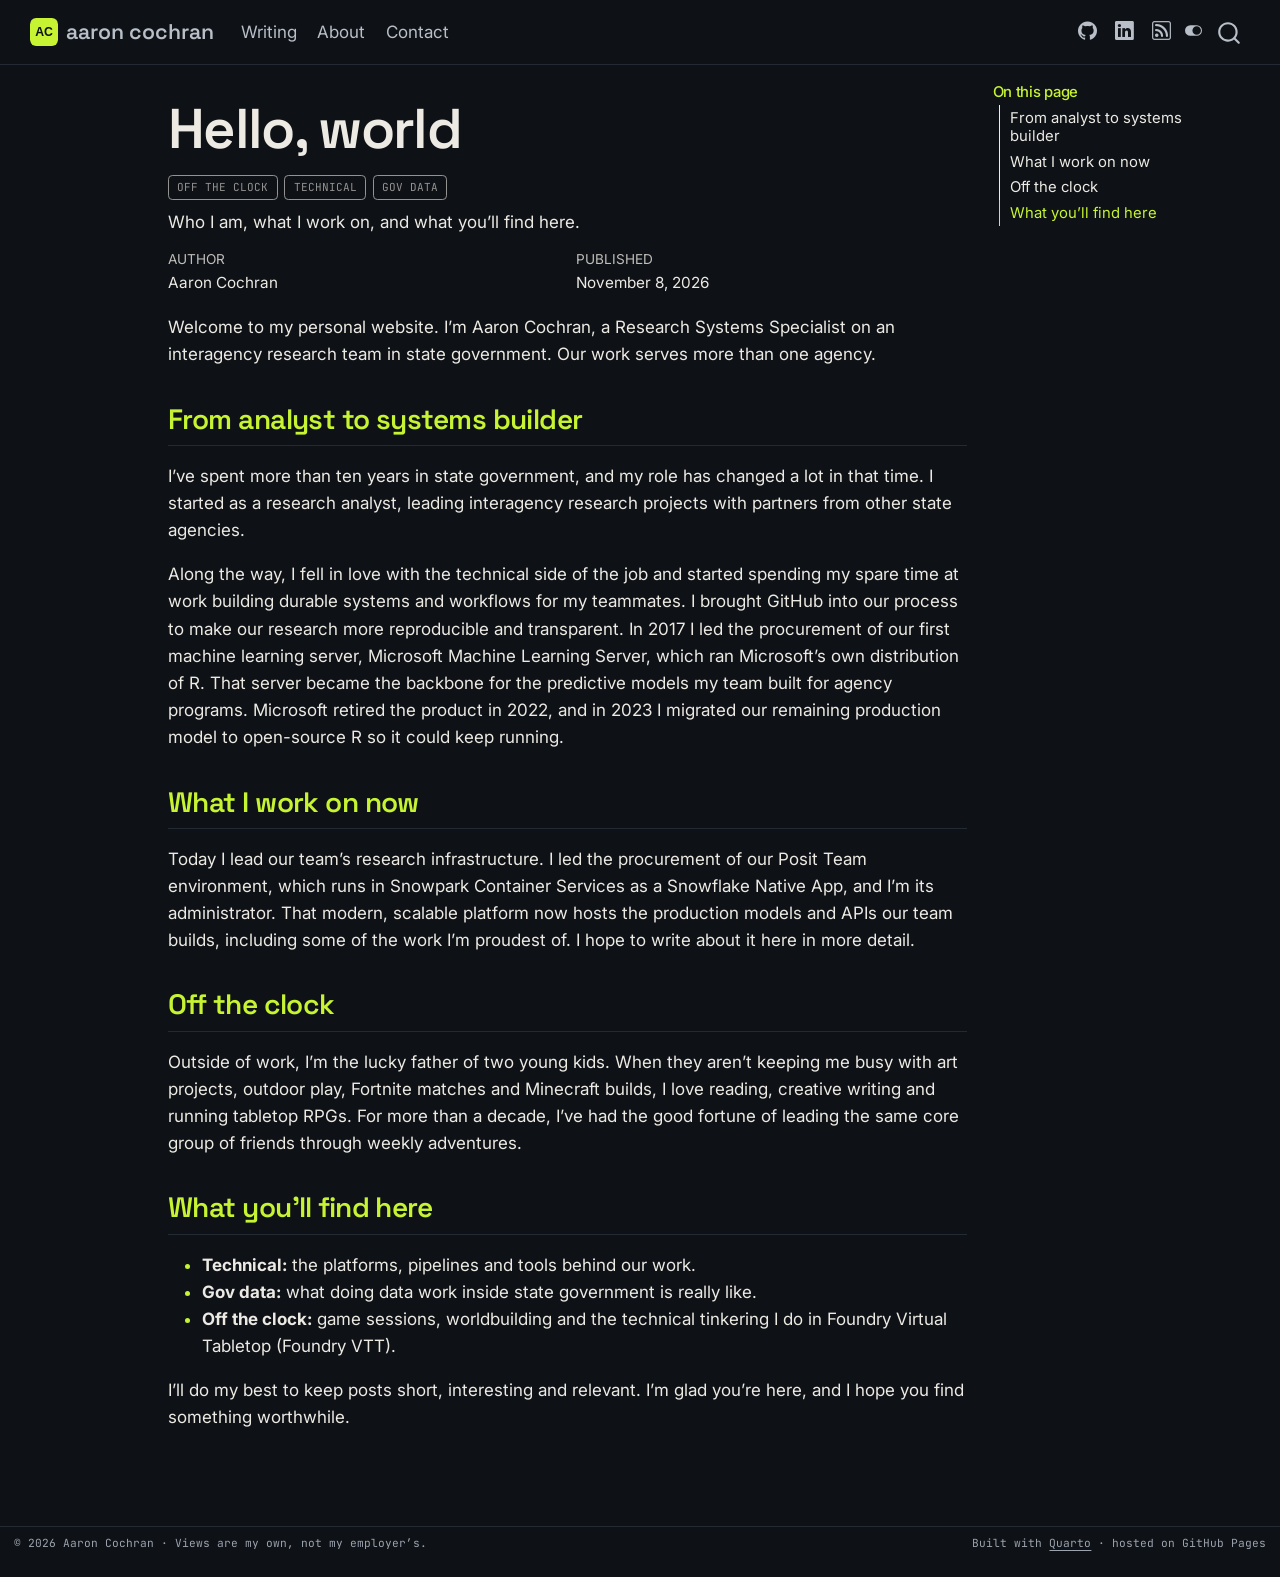
<file: posts/welcome/index.html>
<!DOCTYPE html>
<html xmlns="http://www.w3.org/1999/xhtml" lang="en" xml:lang="en"><head>

<meta charset="utf-8">
<meta name="generator" content="quarto-1.11.9">

<meta name="viewport" content="width=device-width, initial-scale=1.0, user-scalable=yes">

<meta name="author" content="Aaron Cochran">
<meta name="dcterms.date" content="2026-11-08">
<meta name="description" content="Who I am, what I work on, and what you’ll find here.">

<title>Hello, world – aaron cochran</title>
<style>
/* Default styles provided by pandoc.
** See https://pandoc.org/MANUAL.html#variables-for-html for config info.
*/
span.smallcaps{font-variant: small-caps;}
div.columns{display: flex; gap: 1.5em;}
div.column{flex: auto;}
@media screen {
div.columns{gap: min(4vw, 1.5em);}
div.column{overflow-x: auto;}
}
div.hanging-indent{margin-left: 1.5em; text-indent: -1.5em;}
ul.task-list{list-style: none;}
ul.task-list li input[type="checkbox"] {
  width: 0.8em;
  margin: 0 0.8em 0.2em -1em; /* quarto-specific, see https://github.com/quarto-dev/quarto-cli/issues/4556 */ 
  vertical-align: middle;
}
</style>


<script src="../../site_libs/quarto-nav/quarto-nav.js"></script>
<script src="../../site_libs/quarto-nav/headroom.min.js"></script>
<script src="../../site_libs/clipboard/clipboard.min.js"></script>
<script src="../../site_libs/quarto-search/autocomplete.umd.js"></script>
<script src="../../site_libs/quarto-search/fuse.min.js"></script>
<script src="../../site_libs/quarto-search/quarto-search.js"></script>
<meta name="quarto:offset" content="../../">
<link href="../../assets/favicon.svg" rel="icon" type="image/svg+xml">
<script src="../../site_libs/quarto-html/quarto.js" type="module"></script>
<script src="../../site_libs/quarto-html/tabsets/tabsets.js" type="module"></script>
<script src="../../site_libs/quarto-html/scrollable-regions/scrollable-regions.js" type="module"></script>
<script src="../../site_libs/quarto-html/popper.min.js"></script>
<script src="../../site_libs/quarto-html/tippy.umd.min.js"></script>
<script src="../../site_libs/quarto-html/anchor.min.js"></script>
<link href="../../site_libs/quarto-html/tippy.css" rel="stylesheet">
<link href="../../site_libs/quarto-html/quarto-syntax-highlighting-49c787a6c175d90e42264fbd7996148e.css" rel="stylesheet" class="quarto-color-scheme" id="quarto-text-highlighting-styles">
<link href="../../site_libs/quarto-html/quarto-syntax-highlighting-dark-d73632b6edfcf2cb5865c4f049755b27.css" rel="stylesheet" class="quarto-color-scheme quarto-color-alternate" id="quarto-text-highlighting-styles">
<script src="../../site_libs/bootstrap/bootstrap.min.js"></script>
<link href="../../site_libs/bootstrap/bootstrap-icons.css" rel="stylesheet">
<link href="../../site_libs/bootstrap/bootstrap-41c81e7cf8d83b0731275d962ed2c6b9.min.css" rel="stylesheet" append-hash="true" class="quarto-color-scheme" id="quarto-bootstrap" data-mode="light">
<link href="../../site_libs/bootstrap/bootstrap-dark-951e898c8ca68e3f0bb56faa7f8c3819.min.css" rel="stylesheet" append-hash="true" class="quarto-color-scheme quarto-color-alternate" id="quarto-bootstrap" data-mode="dark">
<script id="quarto-search-options" type="application/json">{
  "location": "navbar",
  "copy-button": false,
  "collapse-after": 3,
  "panel-placement": "end",
  "type": "overlay",
  "limit": 50,
  "keyboard-shortcut": [
    "f",
    "/",
    "s"
  ],
  "show-item-context": false,
  "language": {
    "search-no-results-text": "No results",
    "search-matching-documents-text": "matching documents",
    "search-copy-link-title": "Copy link to search",
    "search-hide-matches-text": "Hide additional matches",
    "search-more-match-text": "more match in this document",
    "search-more-matches-text": "more matches in this document",
    "search-clear-button-title": "Clear",
    "search-text-placeholder": "",
    "search-detached-cancel-button-title": "Cancel",
    "search-submit-button-title": "Submit",
    "search-label": "Search"
  }
}</script>
<style>html{ scroll-behavior: smooth; }</style>
<script data-goatcounter="https://hypnotoadie.goatcounter.com/count" async="" src="//gc.zgo.at/count.js"></script>


<meta property="og:title" content="Hello, world – aaron cochran">
<meta property="og:description" content="Who I am, what I work on, and what you’ll find here.">
<meta property="og:site_name" content="aaron cochran">
</head>

<body class="nav-fixed quarto-dark"><a id="quarto-skip-link" class="visually-hidden-focusable" href="#quarto-document-content">Skip to main content</a><script id="quarto-html-before-body" type="application/javascript">
    const toggleBodyColorMode = (bsSheetEl) => {
      const mode = bsSheetEl.getAttribute("data-mode");
      const bodyEl = window.document.querySelector("body");
      if (mode === "dark") {
        bodyEl.classList.add("quarto-dark");
        bodyEl.classList.remove("quarto-light");
      } else {
        bodyEl.classList.add("quarto-light");
        bodyEl.classList.remove("quarto-dark");
      }
    }
    const toggleBodyColorPrimary = () => {
      const bsSheetEl = window.document.querySelector("link#quarto-bootstrap:not([rel=disabled-stylesheet])");
      if (bsSheetEl) {
        toggleBodyColorMode(bsSheetEl);
      }
    }
    const setColorSchemeToggle = (alternate) => {
      const toggles = window.document.querySelectorAll('.quarto-color-scheme-toggle');
      for (let i=0; i < toggles.length; i++) {
        const toggle = toggles[i];
        if (toggle) {
          toggle.setAttribute("aria-checked", alternate ? "true" : "false");
          if (alternate) {
            toggle.classList.add("alternate");
          } else {
            toggle.classList.remove("alternate");
          }
        }
      }
    };
    const toggleColorMode = (alternate) => {
      // Switch the stylesheets
      const primaryStylesheets = window.document.querySelectorAll('link.quarto-color-scheme:not(.quarto-color-alternate)');
      const alternateStylesheets = window.document.querySelectorAll('link.quarto-color-scheme.quarto-color-alternate');
      manageTransitions('#quarto-margin-sidebar .nav-link', false);
      if (alternate) {
        // note: dark is layered on light, we don't disable primary!
        enableStylesheet(alternateStylesheets);
        for (const sheetNode of alternateStylesheets) {
          if (sheetNode.id === "quarto-bootstrap") {
            toggleBodyColorMode(sheetNode);
          }
        }
      } else {
        disableStylesheet(alternateStylesheets);
        enableStylesheet(primaryStylesheets)
        toggleBodyColorPrimary();
      }
      manageTransitions('#quarto-margin-sidebar .nav-link', true);
      // Switch the toggles
      setColorSchemeToggle(alternate)
    }
    // Hack to workaround the fact that safari doesn't
    // properly recolor the scrollbar when toggling (#1455).
    // Not run on load: stylesheets are set before first paint there, and
    // scrolling would undo the scroll to a URL fragment (#14973).
    // The one pixel nudge keeps the reader where they were.
    const refreshSafariScrollbar = () => {
      if (navigator.userAgent.indexOf('Safari') > 0 && navigator.userAgent.indexOf('Chrome') == -1) {
        manageTransitions("body", false);
        const scrollY = window.scrollY;
        window.scrollTo(0, scrollY > 0 ? scrollY - 1 : 1);
        setTimeout(() => {
          window.scrollTo(0, scrollY);
          manageTransitions("body", true);
        }, 40);
      }
    }
    const disableStylesheet = (stylesheets) => {
      for (let i=0; i < stylesheets.length; i++) {
        const stylesheet = stylesheets[i];
        stylesheet.rel = 'disabled-stylesheet';
      }
    }
    const enableStylesheet = (stylesheets) => {
      for (let i=0; i < stylesheets.length; i++) {
        const stylesheet = stylesheets[i];
        if(stylesheet.rel !== 'stylesheet') { // for Chrome, which will still FOUC without this check
          stylesheet.rel = 'stylesheet';
        }
      }
    }
    const manageTransitions = (selector, allowTransitions) => {
      const els = window.document.querySelectorAll(selector);
      for (let i=0; i < els.length; i++) {
        const el = els[i];
        if (allowTransitions) {
          el.classList.remove('notransition');
        } else {
          el.classList.add('notransition');
        }
      }
    }
    const isFileUrl = () => {
      return window.location.protocol === 'file:';
    }
    const hasAlternateSentinel = () => {
      let styleSentinel = getColorSchemeSentinel();
      if (styleSentinel !== null) {
        return styleSentinel === "alternate";
      } else {
        return false;
      }
    }
    const setStyleSentinel = (alternate) => {
      const value = alternate ? "alternate" : "default";
      if (!isFileUrl()) {
        window.localStorage.setItem("quarto-color-scheme", value);
      } else {
        localAlternateSentinel = value;
      }
    }
    const getColorSchemeSentinel = () => {
      if (!isFileUrl()) {
        const storageValue = window.localStorage.getItem("quarto-color-scheme");
        return storageValue != null ? storageValue : localAlternateSentinel;
      } else {
        return localAlternateSentinel;
      }
    }
    const toggleGiscusIfUsed = (isAlternate, darkModeDefault) => {
      const baseTheme = document.querySelector('#giscus-base-theme')?.value ?? 'light';
      const alternateTheme = document.querySelector('#giscus-alt-theme')?.value ?? 'dark';
      let newTheme = '';
      if(authorPrefersDark) {
        newTheme = isAlternate ? baseTheme : alternateTheme;
      } else {
        newTheme = isAlternate ? alternateTheme : baseTheme;
      }
      const changeGiscusTheme = () => {
        // From: https://github.com/giscus/giscus/issues/336
        const sendMessage = (message) => {
          const iframe = document.querySelector('iframe.giscus-frame');
          if (!iframe) return;
          iframe.contentWindow.postMessage({ giscus: message }, 'https://giscus.app');
        }
        sendMessage({
          setConfig: {
            theme: newTheme
          }
        });
      }
      const isGiscussLoaded = window.document.querySelector('iframe.giscus-frame') !== null;
      if (isGiscussLoaded) {
        changeGiscusTheme();
      }
    };
    const authorPrefersDark = true;
    const darkModeDefault = authorPrefersDark;
    let localAlternateSentinel = darkModeDefault ? 'alternate' : 'default';
    // Dark / light mode switch
    window.quartoToggleColorScheme = () => {
      // Read the current dark / light value
      let toAlternate = !hasAlternateSentinel();
      toggleColorMode(toAlternate);
      refreshSafariScrollbar();
      setStyleSentinel(toAlternate);
      toggleGiscusIfUsed(toAlternate, darkModeDefault);
      window.dispatchEvent(new Event('resize'));
    };
    // Switch to dark mode if need be
    if (hasAlternateSentinel()) {
      toggleColorMode(true);
    } else {
      toggleColorMode(false);
    }
  </script>

<div id="quarto-search-results"></div>
  <header id="quarto-header" class="headroom fixed-top">
    <nav class="navbar navbar-expand-lg " data-bs-theme="dark" aria-label="Site">
      <div class="navbar-container container-fluid">
      <div class="navbar-brand-container mx-auto">
    <a href="../../index.html" class="navbar-brand navbar-brand-logo">
    <img src="../../assets/favicon.svg" alt="AC monogram" class="navbar-logo light-content">
    <img src="../../assets/favicon.svg" alt="AC monogram" class="navbar-logo dark-content">
    </a>
    <a class="navbar-brand" href="../../index.html">
    <span class="navbar-title">aaron cochran</span>
    </a>
  </div>
          <button class="navbar-toggler" type="button" data-bs-toggle="collapse" data-bs-target="#navbarCollapse" aria-controls="navbarCollapse" aria-expanded="false" aria-label="Toggle navigation" onclick="if (window.quartoToggleHeadroom) { window.quartoToggleHeadroom(); }">
  <span class="navbar-toggler-icon"></span>
</button>
          <div class="collapse navbar-collapse" id="navbarCollapse">
            <ul class="navbar-nav navbar-nav-scroll me-auto">
  <li class="nav-item">
    <a class="nav-link" href="../../blog.html"> 
<span class="menu-text">Writing</span></a>
  </li>  
  <li class="nav-item">
    <a class="nav-link" href="../../about.html"> 
<span class="menu-text">About</span></a>
  </li>  
  <li class="nav-item">
    <a class="nav-link" href="../../contact.html"> 
<span class="menu-text">Contact</span></a>
  </li>  
</ul>
            <ul class="navbar-nav navbar-nav-scroll ms-auto">
  <li class="nav-item compact">
    <a class="nav-link" href="https://github.com/hypnotoadie"> <i class="bi bi-github" role="img" aria-label="GitHub profile">
</i> 
<span class="menu-text"></span></a>
  </li>  
  <li class="nav-item compact">
    <a class="nav-link" href="https://www.linkedin.com/in/aaroncochran/"> <i class="bi bi-linkedin" role="img" aria-label="LinkedIn profile">
</i> 
<span class="menu-text"></span></a>
  </li>  
  <li class="nav-item compact">
    <a class="nav-link" href="../../blog.xml"> <i class="bi bi-rss" role="img" aria-label="RSS feed">
</i> 
<span class="menu-text"></span></a>
  </li>  
</ul>
          </div> <!-- /navcollapse -->
            <div class="quarto-navbar-tools">
  <button type="button" role="switch" aria-checked="false" class="quarto-color-scheme-toggle quarto-navigation-tool  px-1" onclick="window.quartoToggleColorScheme(); return false;" title="Toggle dark mode" aria-label="Toggle dark mode"><i class="bi"></i></button>
</div>
            <div id="quarto-search" class="" title="Search"></div>
      </div> <!-- /container-fluid -->
    </nav>
</header>
<!-- content -->
<div id="quarto-content" class="quarto-container page-columns page-rows-contents page-layout-article page-navbar">
<!-- sidebar -->
<!-- margin-sidebar -->
    <div id="quarto-margin-sidebar" class="sidebar margin-sidebar">
        <nav id="TOC" role="doc-toc" aria-labelledby="toc-title" class="toc-active">
    <h2 id="toc-title">On this page</h2>
   
  <ul>
  <li><a href="#from-analyst-to-systems-builder" id="toc-from-analyst-to-systems-builder" class="nav-link active" data-scroll-target="#from-analyst-to-systems-builder">From analyst to systems builder</a></li>
  <li><a href="#what-i-work-on-now" id="toc-what-i-work-on-now" class="nav-link" data-scroll-target="#what-i-work-on-now">What I work on now</a></li>
  <li><a href="#off-the-clock" id="toc-off-the-clock" class="nav-link" data-scroll-target="#off-the-clock">Off the clock</a></li>
  <li><a href="#what-youll-find-here" id="toc-what-youll-find-here" class="nav-link" data-scroll-target="#what-youll-find-here">What you’ll find here</a></li>
  </ul>
</nav>
    </div>
<!-- main -->
<main class="content" id="quarto-document-content" tabindex="-1">


<header id="title-block-header" class="quarto-title-block default">
<div class="quarto-title">
<h1 class="title">Hello, world</h1>
  <div class="quarto-categories">
    <div class="quarto-category">off the clock</div>
    <div class="quarto-category">technical</div>
    <div class="quarto-category">gov data</div>
  </div>
  </div>

<div>
  <div class="description">
    Who I am, what I work on, and what you’ll find here.
  </div>
</div>


<div class="quarto-title-meta">

    <div>
    <div class="quarto-title-meta-heading">Author</div>
    <div class="quarto-title-meta-contents">
             <p>Aaron Cochran </p>
          </div>
  </div>
    
    <div>
    <div class="quarto-title-meta-heading">Published</div>
    <div class="quarto-title-meta-contents">
      <p class="date">November 8, 2026</p>
    </div>
  </div>
  
    
  </div>
  


</header>


<p>Welcome to my personal website. I’m Aaron Cochran, a Research Systems Specialist on an interagency research team in state government. Our work serves more than one agency.</p>
<section id="from-analyst-to-systems-builder" class="level2">
<h2 class="anchored" data-anchor-id="from-analyst-to-systems-builder">From analyst to systems builder</h2>
<p>I’ve spent more than ten years in state government, and my role has changed a lot in that time. I started as a research analyst, leading interagency research projects with partners from other state agencies.</p>
<p>Along the way, I fell in love with the technical side of the job and started spending my spare time at work building durable systems and workflows for my teammates. I brought GitHub into our process to make our research more reproducible and transparent. In 2017 I led the procurement of our first machine learning server, Microsoft Machine Learning Server, which ran Microsoft’s own distribution of R. That server became the backbone for the predictive models my team built for agency programs. Microsoft retired the product in 2022, and in 2023 I migrated our remaining production model to open-source R so it could keep running.</p>
</section>
<section id="what-i-work-on-now" class="level2">
<h2 class="anchored" data-anchor-id="what-i-work-on-now">What I work on now</h2>
<p>Today I lead our team’s research infrastructure. I led the procurement of our Posit Team environment, which runs in Snowpark Container Services as a Snowflake Native App, and I’m its administrator. That modern, scalable platform now hosts the production models and APIs our team builds, including some of the work I’m proudest of. I hope to write about it here in more detail.</p>
</section>
<section id="off-the-clock" class="level2">
<h2 class="anchored" data-anchor-id="off-the-clock">Off the clock</h2>
<p>Outside of work, I’m the lucky father of two young kids. When they aren’t keeping me busy with art projects, outdoor play, Fortnite matches and Minecraft builds, I love reading, creative writing and running tabletop RPGs. For more than a decade, I’ve had the good fortune of leading the same core group of friends through weekly adventures.</p>
</section>
<section id="what-youll-find-here" class="level2">
<h2 class="anchored" data-anchor-id="what-youll-find-here">What you’ll find here</h2>
<ul>
<li><strong>Technical:</strong> the platforms, pipelines and tools behind our work.</li>
<li><strong>Gov data:</strong> what doing data work inside state government is really like.</li>
<li><strong>Off the clock:</strong> game sessions, worldbuilding and the technical tinkering I do in Foundry Virtual Tabletop (Foundry VTT).</li>
</ul>
<p>I’ll do my best to keep posts short, interesting and relevant. I’m glad you’re here, and I hope you find something worthwhile.</p>


</section>

</main> <!-- /main -->
<script>
// Reveal-on-click email: the address is never present in the page source
// as one string, which keeps most scrapers from harvesting it.
(function () {
  var user = ['aaroncochran'];
  var host = ['mailfence', 'com'].join('.');
  function fill() {
    var addr = user + '@' + host;
    document.querySelectorAll('[data-ac-mail]').forEach(function (a) {
      a.href = 'mailto:' + addr;
      a.textContent = addr;
    });
  }
  document.addEventListener('click', function (e) {
    var btn = e.target.closest('[data-ac-contact]');
    if (!btn) return;
    var panel = document.getElementById(btn.getAttribute('aria-controls'));
    if (!panel) return;
    var open = panel.hasAttribute('hidden');
    if (open) { fill(); panel.removeAttribute('hidden'); } else { panel.setAttribute('hidden', ''); }
    btn.setAttribute('aria-expanded', open ? 'true' : 'false');
  });
})();
</script>
<script id="quarto-html-after-body" type="application/javascript">
  window.document.addEventListener("DOMContentLoaded", function (event) {
    // Ensure there is a toggle, if there isn't float one in the top right
    if (window.document.querySelector('.quarto-color-scheme-toggle') === null) {
      const toggle = window.document.createElement('button');
      toggle.type = "button";
      toggle.setAttribute("role", "switch");
      toggle.setAttribute("aria-checked", "false");
      toggle.classList.add('top-right');
      toggle.classList.add('quarto-color-scheme-toggle');
      toggle.setAttribute("aria-label", "Toggle dark mode");
      toggle.onclick = function() { try { window.quartoToggleColorScheme(); } catch {} return false; };
      const i = window.document.createElement("i");
      i.classList.add('bi');
      toggle.appendChild(i);
      // Put the toggle in a landmark of its own, so that landmark navigation
      // can reach it.
      //
      // The container is always a fresh direct child of body, and the toggle is
      // never moved into page furniture that the theme or the author controls.
      // The toggle is positioned against the page, so any ancestor that
      // establishes a containing block captures it: a positioned element or a
      // grid for position: absolute, and transform, filter, will-change or
      // contain for position: fixed. A direct child of body has none of these
      // to inherit, and the shift when one appears is silent and visual.
      //
      // ARIA says a document should have at most one banner, and axe reports a
      // duplicate whether or not the banners carry distinct labels. So use a
      // header when the page has no banner yet, and a named region otherwise.
      //
      // A header is a banner wherever it sits, unless it is inside sectioning
      // content, so this cannot just look at the children of body: a custom
      // page layout wraps the title block header in a plain div. An explicit
      // role="banner" always counts.
      const sectioning = 'article, aside, main, nav, section, [role="article"], [role="complementary"], [role="main"], [role="navigation"], [role="region"]';
      const hasBanner = Array.from(
        window.document.querySelectorAll('header:not([role]), [role="banner"]')
      ).some(function(el) {
        return el.hasAttribute("role") || el.closest(sectioning) === null;
      });
      const container = window.document.createElement(hasBanner ? "div" : "header");
      if (hasBanner) {
        container.setAttribute("role", "region");
        container.setAttribute("aria-label", "Toggle dark mode");
      }
      container.classList.add('quarto-color-scheme-toggle-container');
      container.appendChild(toggle);
      window.document.body.appendChild(container);
    }
    setColorSchemeToggle(hasAlternateSentinel())
    const icon = "";
    const anchorJS = new window.AnchorJS();
    anchorJS.options = {
      placement: 'right',
      icon: icon
    };
    anchorJS.add('.anchored');
    const isCodeAnnotation = (el) => {
      for (const clz of el.classList) {
        if (clz.startsWith('code-annotation-')) {                     
          return true;
        }
      }
      return false;
    }
    const onCopySuccess = function(e) {
      // button target
      const button = e.trigger;
      // don't keep focus
      button.blur();
      // flash "checked"
      button.classList.add('code-copy-button-checked');
      var currentTitle = button.getAttribute("title");
      button.setAttribute("title", "Copied!");
      let tooltip;
      if (window.bootstrap) {
        button.setAttribute("data-bs-toggle", "tooltip");
        button.setAttribute("data-bs-placement", "left");
        button.setAttribute("data-bs-title", "Copied!");
        tooltip = new bootstrap.Tooltip(button, 
          { trigger: "manual", 
            customClass: "code-copy-button-tooltip",
            offset: [0, -8]});
        tooltip.show();    
      }
      setTimeout(function() {
        if (tooltip) {
          tooltip.hide();
          button.removeAttribute("data-bs-title");
          button.removeAttribute("data-bs-toggle");
          button.removeAttribute("data-bs-placement");
        }
        button.setAttribute("title", currentTitle);
        button.classList.remove('code-copy-button-checked');
      }, 1000);
      // clear code selection
      e.clearSelection();
    }
    const getTextToCopy = function(trigger) {
      const outerScaffold = trigger.parentElement.cloneNode(true);
      const codeEl = outerScaffold.querySelector('code');
      for (const childEl of codeEl.children) {
        if (isCodeAnnotation(childEl)) {
          childEl.remove();
        }
      }
      return codeEl.innerText;
    }
    const clipboard = new window.ClipboardJS('.code-copy-button:not([data-in-quarto-modal])', {
      text: getTextToCopy
    });
    clipboard.on('success', onCopySuccess);
    if (window.document.getElementById('quarto-embedded-source-code-modal')) {
      const clipboardModal = new window.ClipboardJS('.code-copy-button[data-in-quarto-modal]', {
        text: getTextToCopy,
        container: window.document.getElementById('quarto-embedded-source-code-modal')
      });
      clipboardModal.on('success', onCopySuccess);
    }
      var localhostRegex = new RegExp(/^(?:http|https):\/\/localhost\:?[0-9]*\//);
      var mailtoRegex = new RegExp(/^mailto:/);
        var filterRegex = new RegExp("https:\/\/hypnotoadie\.github\.io");
      const newWindowLabel = "(opens in a new tab)";
      const newWindowNoteId = "quarto-ext-newwindow-label";
      // Links reference one hidden label through aria-describedby, so the
      // announcement never changes their accessible name.
      var describeNewWindow = (link) => {
        if (!window.document.getElementById(newWindowNoteId)) {
          var newWindowNote = window.document.createElement("span");
          newWindowNote.id = newWindowNoteId;
          newWindowNote.hidden = true;
          newWindowNote.textContent = newWindowLabel;
          window.document.body.appendChild(newWindowNote);
        }
        var describedBy = (link.getAttribute("aria-describedby") || "").split(/\s+/).filter(Boolean);
        if (!describedBy.includes(newWindowNoteId)) {
          describedBy.push(newWindowNoteId);
          link.setAttribute("aria-describedby", describedBy.join(" "));
        }
      }
      var isInternal = (href) => {
          return filterRegex.test(href) || localhostRegex.test(href) || mailtoRegex.test(href);
      }
      // Inspect non-navigation links and adorn them if external
      window.quartoDecorateExternalLinks = function (root) {
     var links = (root || window.document).querySelectorAll('a[href]:not(.nav-link):not(.navbar-brand):not(.toc-action):not(.sidebar-link):not(.sidebar-item-toggle):not(.pagination-link):not(.no-external):not([aria-hidden]):not(.dropdown-item):not(.quarto-navigation-tool):not(.about-link)');
      for (var i=0; i<links.length; i++) {
        const link = links[i];
        if (!isInternal(link.href)) {
          // undo the damage that might have been done by quarto-nav.js in the case of
          // links that we want to consider external
          if (link.dataset.originalHref !== undefined) {
            link.href = link.dataset.originalHref;
          }
            // target, if specified
            link.setAttribute("target", "_blank");
            if (link.getAttribute("rel") === null) {
              link.setAttribute("rel", "noopener");
            }
            describeNewWindow(link);
          if (!link.classList.contains('no-external-icon')) {
          }
        }
      }
      };
      window.quartoDecorateExternalLinks(window.document);
    // Esc closes the popup (WCAG 1.4.13) and focus leaving both trigger and
    // popup closes it (WCAG 2.4.11); tippy handles neither for interactive popups.
    const hideOnEscAndFocusOut = {
      name: 'hideOnEscAndFocusOut',
      defaultValue: true,
      fn(instance) {
        const dismiss = () => {
          // A show scheduled by the trigger delay would otherwise reopen it
          instance.clearDelayTimeouts();
          instance.hide();
        };
        const onKeyDown = (event) => {
          if (event.key !== 'Escape') {
            return;
          }
          // Keep Esc from also reaching page handlers (e.g. reveal.js overview),
          // except an open reveal.js slide menu, which Esc should close too.
          // The menu handles keys only when its keyboard option is on.
          const menuHandlesEsc = window.Reveal?.getPlugin?.('menu')?.isOpen() &&
            window.Reveal.getConfig().menu?.keyboard !== false;
          if (!menuHandlesEsc) {
            event.stopPropagation();
          }
          if (instance.popper.contains(window.document.activeElement)) {
            // Disabled while refocusing so the focus trigger does not reopen it
            instance.disable();
            instance.reference.focus();
            instance.enable();
          }
          dismiss();
        };
        const onFocusOut = (event) => {
          const target = event.relatedTarget;
          if (target && !instance.reference.contains(target) &&
              !instance.popper.contains(target)) {
            dismiss();
          }
        };
        // On the trigger too: a click trigger (code-annotations: select) has no
        // blur handling. Attached for the instance's lifetime so leaving the
        // trigger also cancels a show still pending on the trigger delay.
        instance.reference.addEventListener('focusout', onFocusOut);
        return {
          onShow() {
            window.document.addEventListener('keydown', onKeyDown, true);
            instance.popper.addEventListener('focusout', onFocusOut);
          },
          onHide() {
            window.document.removeEventListener('keydown', onKeyDown, true);
            instance.popper.removeEventListener('focusout', onFocusOut);
          },
          onDestroy() {
            instance.reference.removeEventListener('focusout', onFocusOut);
          },
        };
      },
    };
    function tippyHover(el, contentFn, onTriggerFn, onUntriggerFn) {
      const config = {
        allowHTML: true,
        maxWidth: 500,
        delay: 100,
        arrow: false,
        appendTo: function(el) {
            return el.parentElement;
        },
        interactive: true,
        interactiveBorder: 10,
        theme: 'quarto',
        placement: 'bottom-start',
        plugins: [hideOnEscAndFocusOut],
      };
      if (contentFn) {
        config.content = contentFn;
      }
      if (onTriggerFn) {
        config.onTrigger = onTriggerFn;
      }
      if (onUntriggerFn) {
        config.onUntrigger = onUntriggerFn;
      }
      window.tippy(el, config); 
    }
    const noterefs = window.document.querySelectorAll('a[role="doc-noteref"]');
    for (var i=0; i<noterefs.length; i++) {
      const ref = noterefs[i];
      tippyHover(ref, function() {
        // use id or data attribute instead here
        let href = ref.getAttribute('data-footnote-href') || ref.getAttribute('href');
        try { href = new URL(href).hash; } catch {}
        const id = href.replace(/^#\/?/, "");
        const note = window.document.getElementById(id);
        if (note) {
          return note.innerHTML;
        } else {
          return "";
        }
      });
    }
    const xrefs = window.document.querySelectorAll('a.quarto-xref');
    const processXRef = (id, note) => {
      // Strip column container classes
      const stripColumnClz = (el) => {
        el.classList.remove("page-full", "page-columns");
        if (el.children) {
          for (const child of el.children) {
            stripColumnClz(child);
          }
        }
      }
      stripColumnClz(note)
      if (id === null || id.startsWith('sec-')) {
        // Special case sections, only their first couple elements
        const container = document.createElement("div");
        if (note.children && note.children.length > 2) {
          container.appendChild(note.children[0].cloneNode(true));
          for (let i = 1; i < note.children.length; i++) {
            const child = note.children[i];
            if (child.tagName === "P" && child.innerText === "") {
              continue;
            } else {
              container.appendChild(child.cloneNode(true));
              break;
            }
          }
          if (window.Quarto?.typesetMath) {
            window.Quarto.typesetMath(container);
          }
          return container.innerHTML
        } else {
          if (window.Quarto?.typesetMath) {
            window.Quarto.typesetMath(note);
          }
          return note.innerHTML;
        }
      } else {
        // Remove any anchor links if they are present
        const anchorLink = note.querySelector('a.anchorjs-link');
        if (anchorLink) {
          anchorLink.remove();
        }
        if (window.Quarto?.typesetMath) {
          window.Quarto.typesetMath(note);
        }
        if (note.classList.contains("callout")) {
          return note.outerHTML;
        } else {
          return note.innerHTML;
        }
      }
    }
    for (var i=0; i<xrefs.length; i++) {
      const xref = xrefs[i];
      tippyHover(xref, undefined, function(instance) {
        instance.disable();
        let url = xref.getAttribute('href');
        let hash = undefined; 
        if (url.startsWith('#')) {
          hash = url;
        } else {
          try { hash = new URL(url).hash; } catch {}
        }
        if (hash) {
          const id = hash.replace(/^#\/?/, "");
          const note = window.document.getElementById(id);
          if (note !== null) {
            try {
              const html = processXRef(id, note.cloneNode(true));
              instance.setContent(html);
            } finally {
              instance.enable();
              instance.show();
            }
          } else {
            // See if we can fetch this
            fetch(url.split('#')[0])
            .then(res => res.text())
            .then(html => {
              const parser = new DOMParser();
              const htmlDoc = parser.parseFromString(html, "text/html");
              const note = htmlDoc.getElementById(id);
              if (note !== null) {
                const html = processXRef(id, note);
                instance.setContent(html);
              } 
            }).finally(() => {
              instance.enable();
              instance.show();
            });
          }
        } else {
          // See if we can fetch a full url (with no hash to target)
          // This is a special case and we should probably do some content thinning / targeting
          fetch(url)
          .then(res => res.text())
          .then(html => {
            const parser = new DOMParser();
            const htmlDoc = parser.parseFromString(html, "text/html");
            const note = htmlDoc.querySelector('main.content');
            if (note !== null) {
              // This should only happen for chapter cross references
              // (since there is no id in the URL)
              // remove the first header
              if (note.children.length > 0 && note.children[0].tagName === "HEADER") {
                note.children[0].remove();
              }
              const html = processXRef(null, note);
              instance.setContent(html);
            } 
          }).finally(() => {
            instance.enable();
            instance.show();
          });
        }
      }, function(instance) {
      });
    }
        let selectedAnnoteEl;
        const selectorForAnnotation = ( cell, annotation) => {
          let cellAttr = 'data-code-cell="' + cell + '"';
          let lineAttr = 'data-code-annotation="' +  annotation + '"';
          const selector = 'span[' + cellAttr + '][' + lineAttr + ']';
          return selector;
        }
        const selectCodeLines = (annoteEl) => {
          const doc = window.document;
          const targetCell = annoteEl.getAttribute("data-target-cell");
          const targetAnnotation = annoteEl.getAttribute("data-target-annotation");
          const annoteSpan = window.document.querySelector(selectorForAnnotation(targetCell, targetAnnotation));
          const lines = annoteSpan.getAttribute("data-code-lines").split(",");
          const lineIds = lines.map((line) => {
            return targetCell + "-" + line;
          })
          // Each band is positioned against its own containing block, which is
          // not the offsetParent of the lines, so place it from client rects.
          const placeBand = (band, firstEl, lastEl, codeBlock) => {
            const container = band.offsetParent;
            if (container === null) {
              return;
            }
            const containerRect = container.getBoundingClientRect();
            // Reveal.js scales slides with a transform, so convert client
            // pixels back to the CSS pixels of the container.
            const scale = containerRect.height / container.offsetHeight || 1;
            const firstRect = firstEl.getBoundingClientRect();
            const lastRect = lastEl.getBoundingClientRect();
            const top = (firstRect.top - containerRect.top) / scale - container.clientTop + container.scrollTop;
            const height = (lastRect.bottom - firstRect.top) / scale;
            band.style.top = top - 2 + "px";
            band.style.height = height + 4 + "px";
            if (codeBlock) {
              // Without the copy button wrapper, the containing block is wider
              // than the code block, so span the code block explicitly.
              const blockRect = codeBlock.getBoundingClientRect();
              band.style.left = (blockRect.left - containerRect.left) / scale - container.clientLeft + container.scrollLeft + "px";
              band.style.width = blockRect.width / scale + "px";
            }
          };
          if (lineIds.length > 0) {
            const el = window.document.getElementById(lineIds[0]);
            const lastEl = window.document.getElementById(lineIds[lineIds.length - 1]);
            const parent = el.parentElement.parentElement;
            // cook up a div (if necessary) and position it
            let div = window.document.getElementById("code-annotation-line-highlight");
            if (div === null) {
              div = window.document.createElement("div");
              div.setAttribute("id", "code-annotation-line-highlight");
              div.style.position = 'absolute';
              parent.appendChild(div);
            }
            placeBand(div, el, lastEl, parent.closest("div.sourceCode") || parent);
            let gutterDiv = window.document.getElementById("code-annotation-line-highlight-gutter");
            if (gutterDiv === null) {
              gutterDiv = window.document.createElement("div");
              gutterDiv.setAttribute("id", "code-annotation-line-highlight-gutter");
              gutterDiv.style.position = 'absolute';
              const codeCell = window.document.getElementById(targetCell);
              const gutter = codeCell.querySelector('.code-annotation-gutter');
              gutter.appendChild(gutterDiv);
            }
            placeBand(gutterDiv, el, lastEl);
            selectedAnnoteEl = annoteEl;
          }
        };
        const unselectCodeLines = () => {
          const elementsIds = ["code-annotation-line-highlight", "code-annotation-line-highlight-gutter"];
          elementsIds.forEach((elId) => {
            const div = window.document.getElementById(elId);
            if (div) {
              div.remove();
            }
          });
          selectedAnnoteEl = undefined;
        };
          // Handle positioning of the toggle
      window.addEventListener(
        "resize",
        throttle(() => {
          elRect = undefined;
          if (selectedAnnoteEl) {
            selectCodeLines(selectedAnnoteEl);
          }
        }, 10)
      );
      function throttle(fn, ms) {
      let throttle = false;
      let timer;
        return (...args) => {
          if(!throttle) { // first call gets through
              fn.apply(this, args);
              throttle = true;
          } else { // all the others get throttled
              if(timer) clearTimeout(timer); // cancel #2
              timer = setTimeout(() => {
                fn.apply(this, args);
                timer = throttle = false;
              }, ms);
          }
        };
      }
        // Attach click handler to the DT
        const annoteDls = window.document.querySelectorAll('dt[data-target-cell]');
        for (const annoteDlNode of annoteDls) {
          annoteDlNode.addEventListener('click', (event) => {
            const clickedEl = event.target;
            if (clickedEl !== selectedAnnoteEl) {
              unselectCodeLines();
              const activeEl = window.document.querySelector('dt[data-target-cell].code-annotation-active');
              if (activeEl) {
                activeEl.classList.remove('code-annotation-active');
              }
              selectCodeLines(clickedEl);
              clickedEl.classList.add('code-annotation-active');
            } else {
              // Unselect the line
              unselectCodeLines();
              clickedEl.classList.remove('code-annotation-active');
            }
          });
        }
    const findCites = (el) => {
      const parentEl = el.parentElement;
      if (parentEl) {
        const cites = parentEl.dataset.cites;
        if (cites) {
          return {
            el,
            cites: cites.split(' ')
          };
        } else {
          return findCites(el.parentElement)
        }
      } else {
        return undefined;
      }
    };
    var bibliorefs = window.document.querySelectorAll('a[role="doc-biblioref"]');
    for (var i=0; i<bibliorefs.length; i++) {
      const ref = bibliorefs[i];
      const citeInfo = findCites(ref);
      if (citeInfo) {
        tippyHover(citeInfo.el, function() {
          var popup = window.document.createElement('div');
          citeInfo.cites.forEach(function(cite) {
            var citeDiv = window.document.createElement('div');
            citeDiv.classList.add('hanging-indent');
            citeDiv.classList.add('csl-entry');
            var biblioDiv = window.document.getElementById('ref-' + cite);
            if (biblioDiv) {
              citeDiv.innerHTML = biblioDiv.innerHTML;
            }
            popup.appendChild(citeDiv);
          });
          return popup.innerHTML;
        });
      }
    }
  });
  </script>
  <script type="application/javascript">
  window.quartoScrollableRegionsLabels = {"code":"Scrollable code","output":"Scrollable output"};
  </script>
</div> <!-- /content -->
<footer class="footer">
  <div class="nav-footer">
    <div class="nav-footer-left">
<p>© 2026 Aaron Cochran · Views are my own, not my employer’s.</p>
</div>   
    <div class="nav-footer-center">
      &nbsp;
    </div>
    <div class="nav-footer-right">
<p>Built with <a href="https://quarto.org">Quarto</a> · hosted on GitHub Pages</p>
</div>
  </div>
</footer>




<script src="../../site_libs/quarto-html/zenscroll-min.js"></script>
</body></html>
</file>
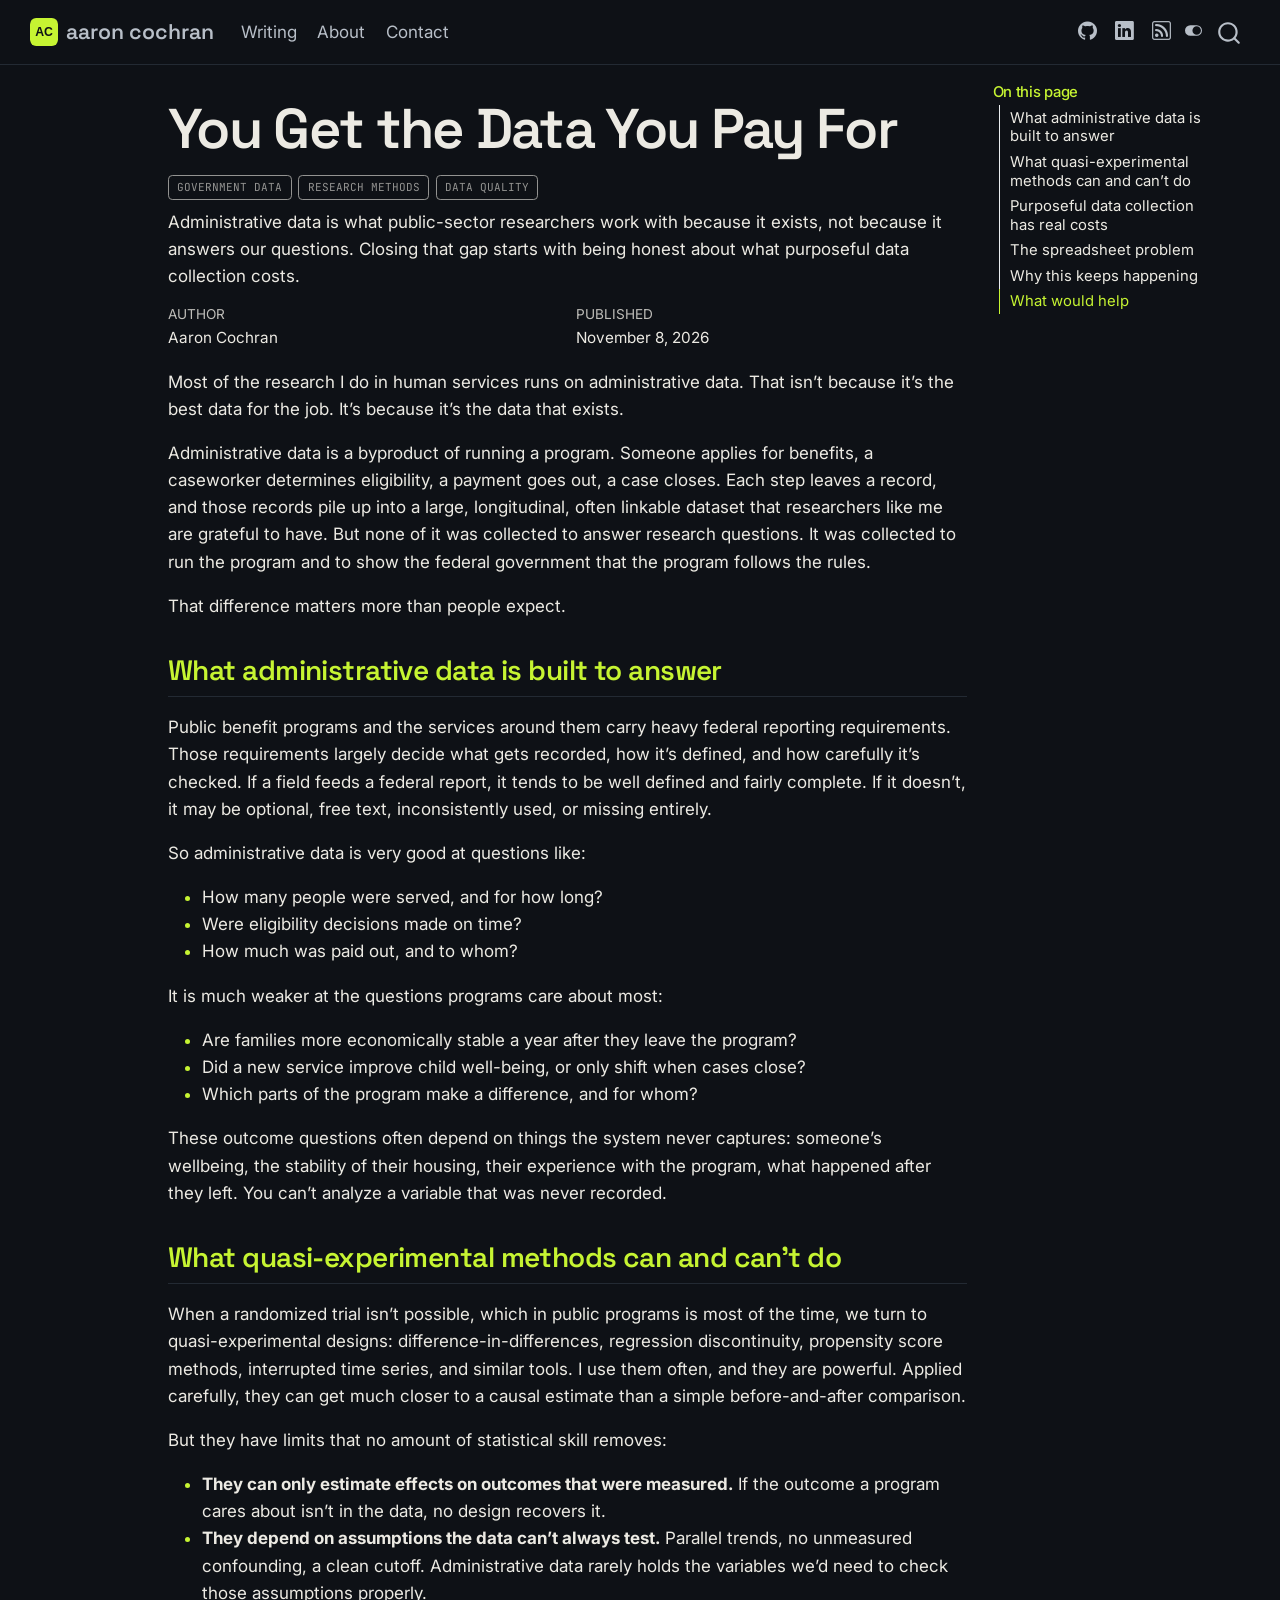
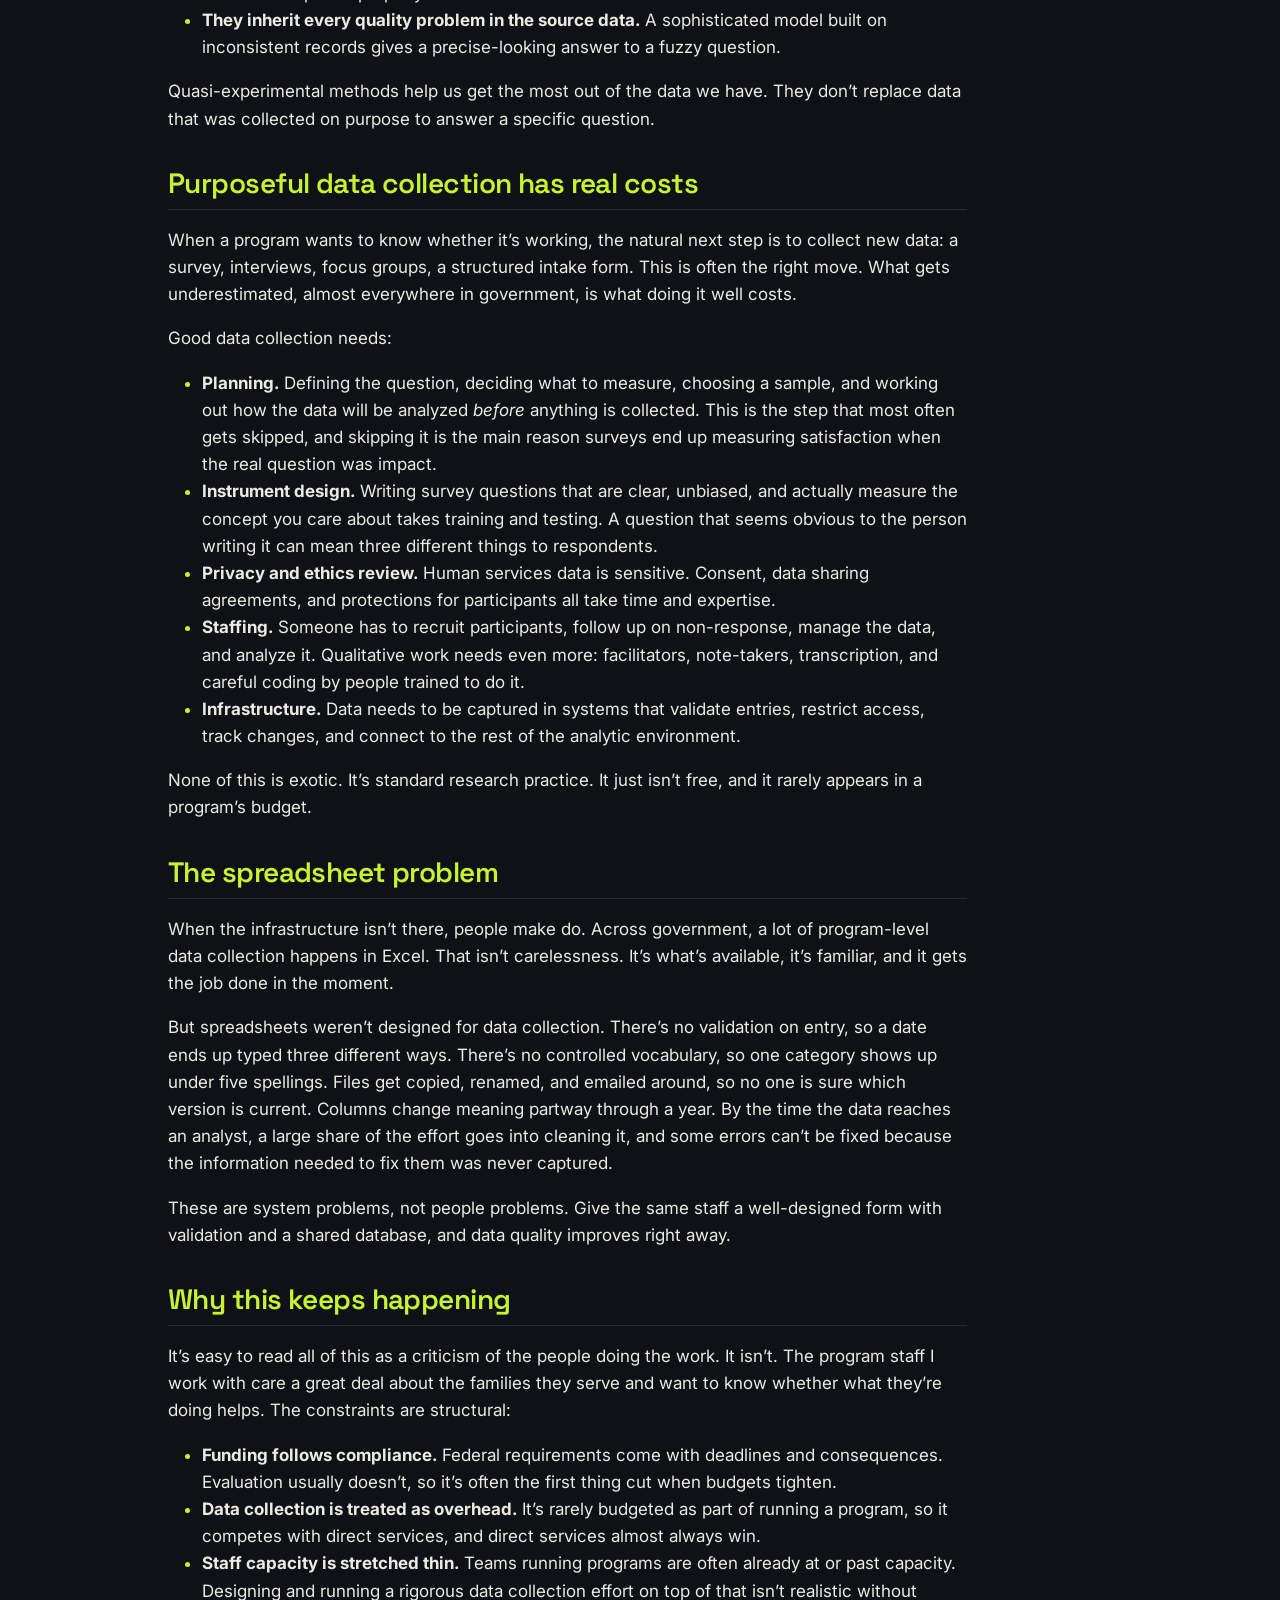
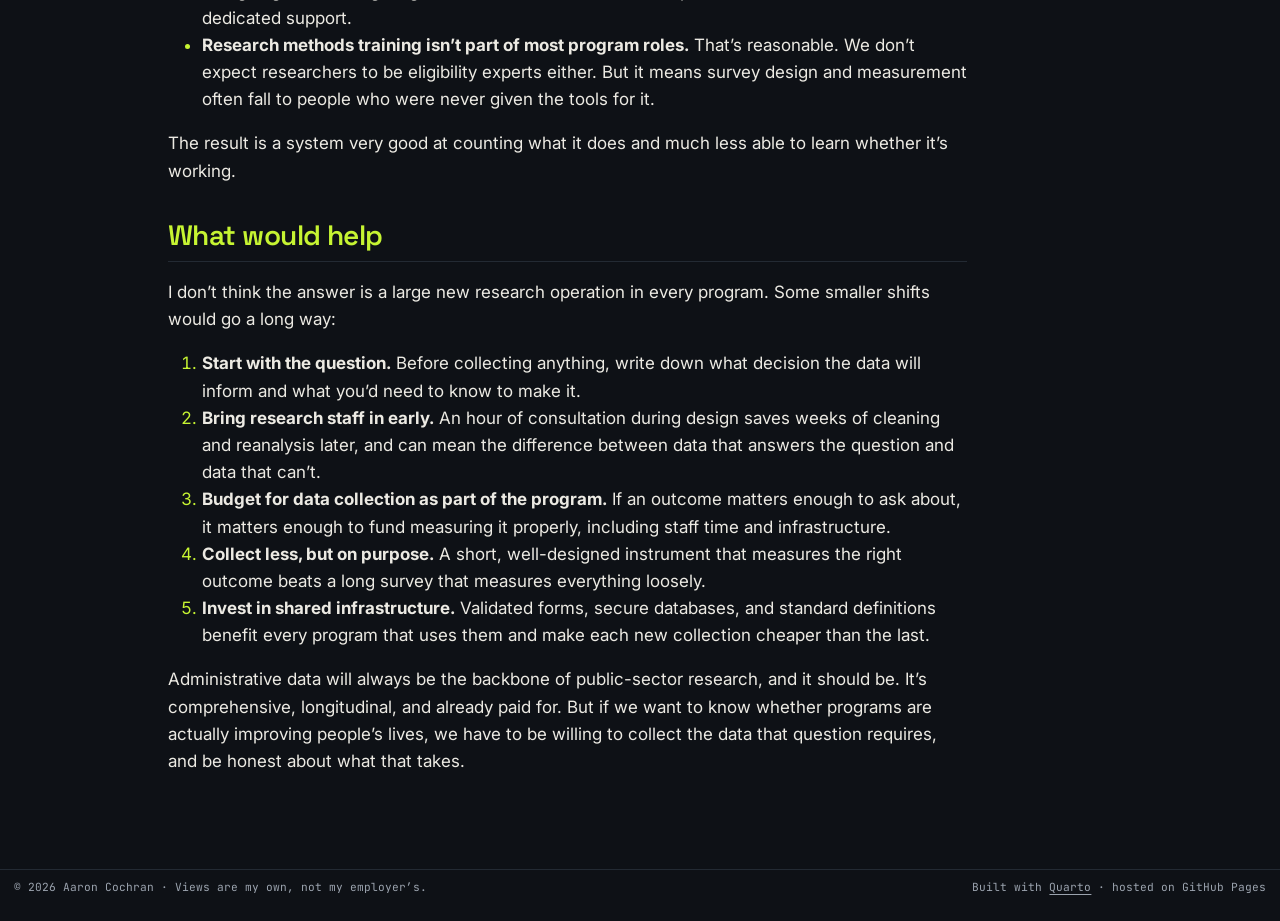
<file: posts/you-get-the-data-you-pay-for/index.html>
<!DOCTYPE html>
<html xmlns="http://www.w3.org/1999/xhtml" lang="en" xml:lang="en"><head>

<meta charset="utf-8">
<meta name="generator" content="quarto-1.11.9">

<meta name="viewport" content="width=device-width, initial-scale=1.0, user-scalable=yes">

<meta name="author" content="Aaron Cochran">
<meta name="dcterms.date" content="2026-11-08">
<meta name="description" content="Administrative data is what public-sector researchers work with because it exists, not because it answers our questions. Closing that gap starts with being honest about what purposeful data collection costs.">

<title>You Get the Data You Pay For – aaron cochran</title>
<style>
/* Default styles provided by pandoc.
** See https://pandoc.org/MANUAL.html#variables-for-html for config info.
*/
span.smallcaps{font-variant: small-caps;}
div.columns{display: flex; gap: 1.5em;}
div.column{flex: auto;}
@media screen {
div.columns{gap: min(4vw, 1.5em);}
div.column{overflow-x: auto;}
}
div.hanging-indent{margin-left: 1.5em; text-indent: -1.5em;}
ul.task-list{list-style: none;}
ul.task-list li input[type="checkbox"] {
  width: 0.8em;
  margin: 0 0.8em 0.2em -1em; /* quarto-specific, see https://github.com/quarto-dev/quarto-cli/issues/4556 */ 
  vertical-align: middle;
}
</style>


<script src="../../site_libs/quarto-nav/quarto-nav.js"></script>
<script src="../../site_libs/quarto-nav/headroom.min.js"></script>
<script src="../../site_libs/clipboard/clipboard.min.js"></script>
<script src="../../site_libs/quarto-search/autocomplete.umd.js"></script>
<script src="../../site_libs/quarto-search/fuse.min.js"></script>
<script src="../../site_libs/quarto-search/quarto-search.js"></script>
<meta name="quarto:offset" content="../../">
<link href="../../assets/favicon.svg" rel="icon" type="image/svg+xml">
<script src="../../site_libs/quarto-html/quarto.js" type="module"></script>
<script src="../../site_libs/quarto-html/tabsets/tabsets.js" type="module"></script>
<script src="../../site_libs/quarto-html/scrollable-regions/scrollable-regions.js" type="module"></script>
<script src="../../site_libs/quarto-html/popper.min.js"></script>
<script src="../../site_libs/quarto-html/tippy.umd.min.js"></script>
<script src="../../site_libs/quarto-html/anchor.min.js"></script>
<link href="../../site_libs/quarto-html/tippy.css" rel="stylesheet">
<link href="../../site_libs/quarto-html/quarto-syntax-highlighting-49c787a6c175d90e42264fbd7996148e.css" rel="stylesheet" class="quarto-color-scheme" id="quarto-text-highlighting-styles">
<link href="../../site_libs/quarto-html/quarto-syntax-highlighting-dark-d73632b6edfcf2cb5865c4f049755b27.css" rel="stylesheet" class="quarto-color-scheme quarto-color-alternate" id="quarto-text-highlighting-styles">
<script src="../../site_libs/bootstrap/bootstrap.min.js"></script>
<link href="../../site_libs/bootstrap/bootstrap-icons.css" rel="stylesheet">
<link href="../../site_libs/bootstrap/bootstrap-41c81e7cf8d83b0731275d962ed2c6b9.min.css" rel="stylesheet" append-hash="true" class="quarto-color-scheme" id="quarto-bootstrap" data-mode="light">
<link href="../../site_libs/bootstrap/bootstrap-dark-951e898c8ca68e3f0bb56faa7f8c3819.min.css" rel="stylesheet" append-hash="true" class="quarto-color-scheme quarto-color-alternate" id="quarto-bootstrap" data-mode="dark">
<script id="quarto-search-options" type="application/json">{
  "location": "navbar",
  "copy-button": false,
  "collapse-after": 3,
  "panel-placement": "end",
  "type": "overlay",
  "limit": 50,
  "keyboard-shortcut": [
    "f",
    "/",
    "s"
  ],
  "show-item-context": false,
  "language": {
    "search-no-results-text": "No results",
    "search-matching-documents-text": "matching documents",
    "search-copy-link-title": "Copy link to search",
    "search-hide-matches-text": "Hide additional matches",
    "search-more-match-text": "more match in this document",
    "search-more-matches-text": "more matches in this document",
    "search-clear-button-title": "Clear",
    "search-text-placeholder": "",
    "search-detached-cancel-button-title": "Cancel",
    "search-submit-button-title": "Submit",
    "search-label": "Search"
  }
}</script>
<style>html{ scroll-behavior: smooth; }</style>
<script data-goatcounter="https://hypnotoadie.goatcounter.com/count" async="" src="//gc.zgo.at/count.js"></script>


<meta property="og:title" content="You Get the Data You Pay For – aaron cochran">
<meta property="og:description" content="Administrative data is what public-sector researchers work with because it exists, not because it answers our questions. Closing that gap starts with being honest about what purposeful data collection costs.">
<meta property="og:site_name" content="aaron cochran">
</head>

<body class="nav-fixed quarto-dark"><a id="quarto-skip-link" class="visually-hidden-focusable" href="#quarto-document-content">Skip to main content</a><script id="quarto-html-before-body" type="application/javascript">
    const toggleBodyColorMode = (bsSheetEl) => {
      const mode = bsSheetEl.getAttribute("data-mode");
      const bodyEl = window.document.querySelector("body");
      if (mode === "dark") {
        bodyEl.classList.add("quarto-dark");
        bodyEl.classList.remove("quarto-light");
      } else {
        bodyEl.classList.add("quarto-light");
        bodyEl.classList.remove("quarto-dark");
      }
    }
    const toggleBodyColorPrimary = () => {
      const bsSheetEl = window.document.querySelector("link#quarto-bootstrap:not([rel=disabled-stylesheet])");
      if (bsSheetEl) {
        toggleBodyColorMode(bsSheetEl);
      }
    }
    const setColorSchemeToggle = (alternate) => {
      const toggles = window.document.querySelectorAll('.quarto-color-scheme-toggle');
      for (let i=0; i < toggles.length; i++) {
        const toggle = toggles[i];
        if (toggle) {
          toggle.setAttribute("aria-checked", alternate ? "true" : "false");
          if (alternate) {
            toggle.classList.add("alternate");
          } else {
            toggle.classList.remove("alternate");
          }
        }
      }
    };
    const toggleColorMode = (alternate) => {
      // Switch the stylesheets
      const primaryStylesheets = window.document.querySelectorAll('link.quarto-color-scheme:not(.quarto-color-alternate)');
      const alternateStylesheets = window.document.querySelectorAll('link.quarto-color-scheme.quarto-color-alternate');
      manageTransitions('#quarto-margin-sidebar .nav-link', false);
      if (alternate) {
        // note: dark is layered on light, we don't disable primary!
        enableStylesheet(alternateStylesheets);
        for (const sheetNode of alternateStylesheets) {
          if (sheetNode.id === "quarto-bootstrap") {
            toggleBodyColorMode(sheetNode);
          }
        }
      } else {
        disableStylesheet(alternateStylesheets);
        enableStylesheet(primaryStylesheets)
        toggleBodyColorPrimary();
      }
      manageTransitions('#quarto-margin-sidebar .nav-link', true);
      // Switch the toggles
      setColorSchemeToggle(alternate)
    }
    // Hack to workaround the fact that safari doesn't
    // properly recolor the scrollbar when toggling (#1455).
    // Not run on load: stylesheets are set before first paint there, and
    // scrolling would undo the scroll to a URL fragment (#14973).
    // The one pixel nudge keeps the reader where they were.
    const refreshSafariScrollbar = () => {
      if (navigator.userAgent.indexOf('Safari') > 0 && navigator.userAgent.indexOf('Chrome') == -1) {
        manageTransitions("body", false);
        const scrollY = window.scrollY;
        window.scrollTo(0, scrollY > 0 ? scrollY - 1 : 1);
        setTimeout(() => {
          window.scrollTo(0, scrollY);
          manageTransitions("body", true);
        }, 40);
      }
    }
    const disableStylesheet = (stylesheets) => {
      for (let i=0; i < stylesheets.length; i++) {
        const stylesheet = stylesheets[i];
        stylesheet.rel = 'disabled-stylesheet';
      }
    }
    const enableStylesheet = (stylesheets) => {
      for (let i=0; i < stylesheets.length; i++) {
        const stylesheet = stylesheets[i];
        if(stylesheet.rel !== 'stylesheet') { // for Chrome, which will still FOUC without this check
          stylesheet.rel = 'stylesheet';
        }
      }
    }
    const manageTransitions = (selector, allowTransitions) => {
      const els = window.document.querySelectorAll(selector);
      for (let i=0; i < els.length; i++) {
        const el = els[i];
        if (allowTransitions) {
          el.classList.remove('notransition');
        } else {
          el.classList.add('notransition');
        }
      }
    }
    const isFileUrl = () => {
      return window.location.protocol === 'file:';
    }
    const hasAlternateSentinel = () => {
      let styleSentinel = getColorSchemeSentinel();
      if (styleSentinel !== null) {
        return styleSentinel === "alternate";
      } else {
        return false;
      }
    }
    const setStyleSentinel = (alternate) => {
      const value = alternate ? "alternate" : "default";
      if (!isFileUrl()) {
        window.localStorage.setItem("quarto-color-scheme", value);
      } else {
        localAlternateSentinel = value;
      }
    }
    const getColorSchemeSentinel = () => {
      if (!isFileUrl()) {
        const storageValue = window.localStorage.getItem("quarto-color-scheme");
        return storageValue != null ? storageValue : localAlternateSentinel;
      } else {
        return localAlternateSentinel;
      }
    }
    const toggleGiscusIfUsed = (isAlternate, darkModeDefault) => {
      const baseTheme = document.querySelector('#giscus-base-theme')?.value ?? 'light';
      const alternateTheme = document.querySelector('#giscus-alt-theme')?.value ?? 'dark';
      let newTheme = '';
      if(authorPrefersDark) {
        newTheme = isAlternate ? baseTheme : alternateTheme;
      } else {
        newTheme = isAlternate ? alternateTheme : baseTheme;
      }
      const changeGiscusTheme = () => {
        // From: https://github.com/giscus/giscus/issues/336
        const sendMessage = (message) => {
          const iframe = document.querySelector('iframe.giscus-frame');
          if (!iframe) return;
          iframe.contentWindow.postMessage({ giscus: message }, 'https://giscus.app');
        }
        sendMessage({
          setConfig: {
            theme: newTheme
          }
        });
      }
      const isGiscussLoaded = window.document.querySelector('iframe.giscus-frame') !== null;
      if (isGiscussLoaded) {
        changeGiscusTheme();
      }
    };
    const authorPrefersDark = true;
    const darkModeDefault = authorPrefersDark;
    let localAlternateSentinel = darkModeDefault ? 'alternate' : 'default';
    // Dark / light mode switch
    window.quartoToggleColorScheme = () => {
      // Read the current dark / light value
      let toAlternate = !hasAlternateSentinel();
      toggleColorMode(toAlternate);
      refreshSafariScrollbar();
      setStyleSentinel(toAlternate);
      toggleGiscusIfUsed(toAlternate, darkModeDefault);
      window.dispatchEvent(new Event('resize'));
    };
    // Switch to dark mode if need be
    if (hasAlternateSentinel()) {
      toggleColorMode(true);
    } else {
      toggleColorMode(false);
    }
  </script>

<div id="quarto-search-results"></div>
  <header id="quarto-header" class="headroom fixed-top">
    <nav class="navbar navbar-expand-lg " data-bs-theme="dark" aria-label="Site">
      <div class="navbar-container container-fluid">
      <div class="navbar-brand-container mx-auto">
    <a href="../../index.html" class="navbar-brand navbar-brand-logo">
    <img src="../../assets/favicon.svg" alt="AC monogram" class="navbar-logo light-content">
    <img src="../../assets/favicon.svg" alt="AC monogram" class="navbar-logo dark-content">
    </a>
    <a class="navbar-brand" href="../../index.html">
    <span class="navbar-title">aaron cochran</span>
    </a>
  </div>
          <button class="navbar-toggler" type="button" data-bs-toggle="collapse" data-bs-target="#navbarCollapse" aria-controls="navbarCollapse" aria-expanded="false" aria-label="Toggle navigation" onclick="if (window.quartoToggleHeadroom) { window.quartoToggleHeadroom(); }">
  <span class="navbar-toggler-icon"></span>
</button>
          <div class="collapse navbar-collapse" id="navbarCollapse">
            <ul class="navbar-nav navbar-nav-scroll me-auto">
  <li class="nav-item">
    <a class="nav-link" href="../../blog.html"> 
<span class="menu-text">Writing</span></a>
  </li>  
  <li class="nav-item">
    <a class="nav-link" href="../../about.html"> 
<span class="menu-text">About</span></a>
  </li>  
  <li class="nav-item">
    <a class="nav-link" href="../../contact.html"> 
<span class="menu-text">Contact</span></a>
  </li>  
</ul>
            <ul class="navbar-nav navbar-nav-scroll ms-auto">
  <li class="nav-item compact">
    <a class="nav-link" href="https://github.com/hypnotoadie"> <i class="bi bi-github" role="img" aria-label="GitHub profile">
</i> 
<span class="menu-text"></span></a>
  </li>  
  <li class="nav-item compact">
    <a class="nav-link" href="https://www.linkedin.com/in/aaroncochran/"> <i class="bi bi-linkedin" role="img" aria-label="LinkedIn profile">
</i> 
<span class="menu-text"></span></a>
  </li>  
  <li class="nav-item compact">
    <a class="nav-link" href="../../blog.xml"> <i class="bi bi-rss" role="img" aria-label="RSS feed">
</i> 
<span class="menu-text"></span></a>
  </li>  
</ul>
          </div> <!-- /navcollapse -->
            <div class="quarto-navbar-tools">
  <button type="button" role="switch" aria-checked="false" class="quarto-color-scheme-toggle quarto-navigation-tool  px-1" onclick="window.quartoToggleColorScheme(); return false;" title="Toggle dark mode" aria-label="Toggle dark mode"><i class="bi"></i></button>
</div>
            <div id="quarto-search" class="" title="Search"></div>
      </div> <!-- /container-fluid -->
    </nav>
</header>
<!-- content -->
<div id="quarto-content" class="quarto-container page-columns page-rows-contents page-layout-article page-navbar">
<!-- sidebar -->
<!-- margin-sidebar -->
    <div id="quarto-margin-sidebar" class="sidebar margin-sidebar">
        <nav id="TOC" role="doc-toc" aria-labelledby="toc-title" class="toc-active">
    <h2 id="toc-title">On this page</h2>
   
  <ul>
  <li><a href="#what-administrative-data-is-built-to-answer" id="toc-what-administrative-data-is-built-to-answer" class="nav-link active" data-scroll-target="#what-administrative-data-is-built-to-answer">What administrative data is built to answer</a></li>
  <li><a href="#what-quasi-experimental-methods-can-and-cant-do" id="toc-what-quasi-experimental-methods-can-and-cant-do" class="nav-link" data-scroll-target="#what-quasi-experimental-methods-can-and-cant-do">What quasi-experimental methods can and can’t do</a></li>
  <li><a href="#purposeful-data-collection-has-real-costs" id="toc-purposeful-data-collection-has-real-costs" class="nav-link" data-scroll-target="#purposeful-data-collection-has-real-costs">Purposeful data collection has real costs</a></li>
  <li><a href="#the-spreadsheet-problem" id="toc-the-spreadsheet-problem" class="nav-link" data-scroll-target="#the-spreadsheet-problem">The spreadsheet problem</a></li>
  <li><a href="#why-this-keeps-happening" id="toc-why-this-keeps-happening" class="nav-link" data-scroll-target="#why-this-keeps-happening">Why this keeps happening</a></li>
  <li><a href="#what-would-help" id="toc-what-would-help" class="nav-link" data-scroll-target="#what-would-help">What would help</a></li>
  </ul>
</nav>
    </div>
<!-- main -->
<main class="content" id="quarto-document-content" tabindex="-1">


<header id="title-block-header" class="quarto-title-block default">
<div class="quarto-title">
<h1 class="title">You Get the Data You Pay For</h1>
  <div class="quarto-categories">
    <div class="quarto-category">government data</div>
    <div class="quarto-category">research methods</div>
    <div class="quarto-category">data quality</div>
  </div>
  </div>

<div>
  <div class="description">
    Administrative data is what public-sector researchers work with because it exists, not because it answers our questions. Closing that gap starts with being honest about what purposeful data collection costs.
  </div>
</div>


<div class="quarto-title-meta">

    <div>
    <div class="quarto-title-meta-heading">Author</div>
    <div class="quarto-title-meta-contents">
             <p>Aaron Cochran </p>
          </div>
  </div>
    
    <div>
    <div class="quarto-title-meta-heading">Published</div>
    <div class="quarto-title-meta-contents">
      <p class="date">November 8, 2026</p>
    </div>
  </div>
  
    
  </div>
  


</header>


<p>Most of the research I do in human services runs on administrative data. That isn’t because it’s the best data for the job. It’s because it’s the data that exists.</p>
<p>Administrative data is a byproduct of running a program. Someone applies for benefits, a caseworker determines eligibility, a payment goes out, a case closes. Each step leaves a record, and those records pile up into a large, longitudinal, often linkable dataset that researchers like me are grateful to have. But none of it was collected to answer research questions. It was collected to run the program and to show the federal government that the program follows the rules.</p>
<p>That difference matters more than people expect.</p>
<section id="what-administrative-data-is-built-to-answer" class="level2">
<h2 class="anchored" data-anchor-id="what-administrative-data-is-built-to-answer">What administrative data is built to answer</h2>
<p>Public benefit programs and the services around them carry heavy federal reporting requirements. Those requirements largely decide what gets recorded, how it’s defined, and how carefully it’s checked. If a field feeds a federal report, it tends to be well defined and fairly complete. If it doesn’t, it may be optional, free text, inconsistently used, or missing entirely.</p>
<p>So administrative data is very good at questions like:</p>
<ul>
<li>How many people were served, and for how long?</li>
<li>Were eligibility decisions made on time?</li>
<li>How much was paid out, and to whom?</li>
</ul>
<p>It is much weaker at the questions programs care about most:</p>
<ul>
<li>Are families more economically stable a year after they leave the program?</li>
<li>Did a new service improve child well-being, or only shift when cases close?</li>
<li>Which parts of the program make a difference, and for whom?</li>
</ul>
<p>These outcome questions often depend on things the system never captures: someone’s wellbeing, the stability of their housing, their experience with the program, what happened after they left. You can’t analyze a variable that was never recorded.</p>
</section>
<section id="what-quasi-experimental-methods-can-and-cant-do" class="level2">
<h2 class="anchored" data-anchor-id="what-quasi-experimental-methods-can-and-cant-do">What quasi-experimental methods can and can’t do</h2>
<p>When a randomized trial isn’t possible, which in public programs is most of the time, we turn to quasi-experimental designs: difference-in-differences, regression discontinuity, propensity score methods, interrupted time series, and similar tools. I use them often, and they are powerful. Applied carefully, they can get much closer to a causal estimate than a simple before-and-after comparison.</p>
<p>But they have limits that no amount of statistical skill removes:</p>
<ul>
<li><strong>They can only estimate effects on outcomes that were measured.</strong> If the outcome a program cares about isn’t in the data, no design recovers it.</li>
<li><strong>They depend on assumptions the data can’t always test.</strong> Parallel trends, no unmeasured confounding, a clean cutoff. Administrative data rarely holds the variables we’d need to check those assumptions properly.</li>
<li><strong>They inherit every quality problem in the source data.</strong> A sophisticated model built on inconsistent records gives a precise-looking answer to a fuzzy question.</li>
</ul>
<p>Quasi-experimental methods help us get the most out of the data we have. They don’t replace data that was collected on purpose to answer a specific question.</p>
</section>
<section id="purposeful-data-collection-has-real-costs" class="level2">
<h2 class="anchored" data-anchor-id="purposeful-data-collection-has-real-costs">Purposeful data collection has real costs</h2>
<p>When a program wants to know whether it’s working, the natural next step is to collect new data: a survey, interviews, focus groups, a structured intake form. This is often the right move. What gets underestimated, almost everywhere in government, is what doing it well costs.</p>
<p>Good data collection needs:</p>
<ul>
<li><strong>Planning.</strong> Defining the question, deciding what to measure, choosing a sample, and working out how the data will be analyzed <em>before</em> anything is collected. This is the step that most often gets skipped, and skipping it is the main reason surveys end up measuring satisfaction when the real question was impact.</li>
<li><strong>Instrument design.</strong> Writing survey questions that are clear, unbiased, and actually measure the concept you care about takes training and testing. A question that seems obvious to the person writing it can mean three different things to respondents.</li>
<li><strong>Privacy and ethics review.</strong> Human services data is sensitive. Consent, data sharing agreements, and protections for participants all take time and expertise.</li>
<li><strong>Staffing.</strong> Someone has to recruit participants, follow up on non-response, manage the data, and analyze it. Qualitative work needs even more: facilitators, note-takers, transcription, and careful coding by people trained to do it.</li>
<li><strong>Infrastructure.</strong> Data needs to be captured in systems that validate entries, restrict access, track changes, and connect to the rest of the analytic environment.</li>
</ul>
<p>None of this is exotic. It’s standard research practice. It just isn’t free, and it rarely appears in a program’s budget.</p>
</section>
<section id="the-spreadsheet-problem" class="level2">
<h2 class="anchored" data-anchor-id="the-spreadsheet-problem">The spreadsheet problem</h2>
<p>When the infrastructure isn’t there, people make do. Across government, a lot of program-level data collection happens in Excel. That isn’t carelessness. It’s what’s available, it’s familiar, and it gets the job done in the moment.</p>
<p>But spreadsheets weren’t designed for data collection. There’s no validation on entry, so a date ends up typed three different ways. There’s no controlled vocabulary, so one category shows up under five spellings. Files get copied, renamed, and emailed around, so no one is sure which version is current. Columns change meaning partway through a year. By the time the data reaches an analyst, a large share of the effort goes into cleaning it, and some errors can’t be fixed because the information needed to fix them was never captured.</p>
<p>These are system problems, not people problems. Give the same staff a well-designed form with validation and a shared database, and data quality improves right away.</p>
</section>
<section id="why-this-keeps-happening" class="level2">
<h2 class="anchored" data-anchor-id="why-this-keeps-happening">Why this keeps happening</h2>
<p>It’s easy to read all of this as a criticism of the people doing the work. It isn’t. The program staff I work with care a great deal about the families they serve and want to know whether what they’re doing helps. The constraints are structural:</p>
<ul>
<li><strong>Funding follows compliance.</strong> Federal requirements come with deadlines and consequences. Evaluation usually doesn’t, so it’s often the first thing cut when budgets tighten.</li>
<li><strong>Data collection is treated as overhead.</strong> It’s rarely budgeted as part of running a program, so it competes with direct services, and direct services almost always win.</li>
<li><strong>Staff capacity is stretched thin.</strong> Teams running programs are often already at or past capacity. Designing and running a rigorous data collection effort on top of that isn’t realistic without dedicated support.</li>
<li><strong>Research methods training isn’t part of most program roles.</strong> That’s reasonable. We don’t expect researchers to be eligibility experts either. But it means survey design and measurement often fall to people who were never given the tools for it.</li>
</ul>
<p>The result is a system very good at counting what it does and much less able to learn whether it’s working.</p>
</section>
<section id="what-would-help" class="level2">
<h2 class="anchored" data-anchor-id="what-would-help">What would help</h2>
<p>I don’t think the answer is a large new research operation in every program. Some smaller shifts would go a long way:</p>
<ol type="1">
<li><strong>Start with the question.</strong> Before collecting anything, write down what decision the data will inform and what you’d need to know to make it.</li>
<li><strong>Bring research staff in early.</strong> An hour of consultation during design saves weeks of cleaning and reanalysis later, and can mean the difference between data that answers the question and data that can’t.</li>
<li><strong>Budget for data collection as part of the program.</strong> If an outcome matters enough to ask about, it matters enough to fund measuring it properly, including staff time and infrastructure.</li>
<li><strong>Collect less, but on purpose.</strong> A short, well-designed instrument that measures the right outcome beats a long survey that measures everything loosely.</li>
<li><strong>Invest in shared infrastructure.</strong> Validated forms, secure databases, and standard definitions benefit every program that uses them and make each new collection cheaper than the last.</li>
</ol>
<p>Administrative data will always be the backbone of public-sector research, and it should be. It’s comprehensive, longitudinal, and already paid for. But if we want to know whether programs are actually improving people’s lives, we have to be willing to collect the data that question requires, and be honest about what that takes.</p>


</section>

</main> <!-- /main -->
<script>
// Reveal-on-click email: the address is never present in the page source
// as one string, which keeps most scrapers from harvesting it.
(function () {
  var user = ['aaroncochran'];
  var host = ['mailfence', 'com'].join('.');
  function fill() {
    var addr = user + '@' + host;
    document.querySelectorAll('[data-ac-mail]').forEach(function (a) {
      a.href = 'mailto:' + addr;
      a.textContent = addr;
    });
  }
  document.addEventListener('click', function (e) {
    var btn = e.target.closest('[data-ac-contact]');
    if (!btn) return;
    var panel = document.getElementById(btn.getAttribute('aria-controls'));
    if (!panel) return;
    var open = panel.hasAttribute('hidden');
    if (open) { fill(); panel.removeAttribute('hidden'); } else { panel.setAttribute('hidden', ''); }
    btn.setAttribute('aria-expanded', open ? 'true' : 'false');
  });
})();
</script>
<script id="quarto-html-after-body" type="application/javascript">
  window.document.addEventListener("DOMContentLoaded", function (event) {
    // Ensure there is a toggle, if there isn't float one in the top right
    if (window.document.querySelector('.quarto-color-scheme-toggle') === null) {
      const toggle = window.document.createElement('button');
      toggle.type = "button";
      toggle.setAttribute("role", "switch");
      toggle.setAttribute("aria-checked", "false");
      toggle.classList.add('top-right');
      toggle.classList.add('quarto-color-scheme-toggle');
      toggle.setAttribute("aria-label", "Toggle dark mode");
      toggle.onclick = function() { try { window.quartoToggleColorScheme(); } catch {} return false; };
      const i = window.document.createElement("i");
      i.classList.add('bi');
      toggle.appendChild(i);
      // Put the toggle in a landmark of its own, so that landmark navigation
      // can reach it.
      //
      // The container is always a fresh direct child of body, and the toggle is
      // never moved into page furniture that the theme or the author controls.
      // The toggle is positioned against the page, so any ancestor that
      // establishes a containing block captures it: a positioned element or a
      // grid for position: absolute, and transform, filter, will-change or
      // contain for position: fixed. A direct child of body has none of these
      // to inherit, and the shift when one appears is silent and visual.
      //
      // ARIA says a document should have at most one banner, and axe reports a
      // duplicate whether or not the banners carry distinct labels. So use a
      // header when the page has no banner yet, and a named region otherwise.
      //
      // A header is a banner wherever it sits, unless it is inside sectioning
      // content, so this cannot just look at the children of body: a custom
      // page layout wraps the title block header in a plain div. An explicit
      // role="banner" always counts.
      const sectioning = 'article, aside, main, nav, section, [role="article"], [role="complementary"], [role="main"], [role="navigation"], [role="region"]';
      const hasBanner = Array.from(
        window.document.querySelectorAll('header:not([role]), [role="banner"]')
      ).some(function(el) {
        return el.hasAttribute("role") || el.closest(sectioning) === null;
      });
      const container = window.document.createElement(hasBanner ? "div" : "header");
      if (hasBanner) {
        container.setAttribute("role", "region");
        container.setAttribute("aria-label", "Toggle dark mode");
      }
      container.classList.add('quarto-color-scheme-toggle-container');
      container.appendChild(toggle);
      window.document.body.appendChild(container);
    }
    setColorSchemeToggle(hasAlternateSentinel())
    const icon = "";
    const anchorJS = new window.AnchorJS();
    anchorJS.options = {
      placement: 'right',
      icon: icon
    };
    anchorJS.add('.anchored');
    const isCodeAnnotation = (el) => {
      for (const clz of el.classList) {
        if (clz.startsWith('code-annotation-')) {                     
          return true;
        }
      }
      return false;
    }
    const onCopySuccess = function(e) {
      // button target
      const button = e.trigger;
      // don't keep focus
      button.blur();
      // flash "checked"
      button.classList.add('code-copy-button-checked');
      var currentTitle = button.getAttribute("title");
      button.setAttribute("title", "Copied!");
      let tooltip;
      if (window.bootstrap) {
        button.setAttribute("data-bs-toggle", "tooltip");
        button.setAttribute("data-bs-placement", "left");
        button.setAttribute("data-bs-title", "Copied!");
        tooltip = new bootstrap.Tooltip(button, 
          { trigger: "manual", 
            customClass: "code-copy-button-tooltip",
            offset: [0, -8]});
        tooltip.show();    
      }
      setTimeout(function() {
        if (tooltip) {
          tooltip.hide();
          button.removeAttribute("data-bs-title");
          button.removeAttribute("data-bs-toggle");
          button.removeAttribute("data-bs-placement");
        }
        button.setAttribute("title", currentTitle);
        button.classList.remove('code-copy-button-checked');
      }, 1000);
      // clear code selection
      e.clearSelection();
    }
    const getTextToCopy = function(trigger) {
      const outerScaffold = trigger.parentElement.cloneNode(true);
      const codeEl = outerScaffold.querySelector('code');
      for (const childEl of codeEl.children) {
        if (isCodeAnnotation(childEl)) {
          childEl.remove();
        }
      }
      return codeEl.innerText;
    }
    const clipboard = new window.ClipboardJS('.code-copy-button:not([data-in-quarto-modal])', {
      text: getTextToCopy
    });
    clipboard.on('success', onCopySuccess);
    if (window.document.getElementById('quarto-embedded-source-code-modal')) {
      const clipboardModal = new window.ClipboardJS('.code-copy-button[data-in-quarto-modal]', {
        text: getTextToCopy,
        container: window.document.getElementById('quarto-embedded-source-code-modal')
      });
      clipboardModal.on('success', onCopySuccess);
    }
      var localhostRegex = new RegExp(/^(?:http|https):\/\/localhost\:?[0-9]*\//);
      var mailtoRegex = new RegExp(/^mailto:/);
        var filterRegex = new RegExp("https:\/\/hypnotoadie\.github\.io");
      const newWindowLabel = "(opens in a new tab)";
      const newWindowNoteId = "quarto-ext-newwindow-label";
      // Links reference one hidden label through aria-describedby, so the
      // announcement never changes their accessible name.
      var describeNewWindow = (link) => {
        if (!window.document.getElementById(newWindowNoteId)) {
          var newWindowNote = window.document.createElement("span");
          newWindowNote.id = newWindowNoteId;
          newWindowNote.hidden = true;
          newWindowNote.textContent = newWindowLabel;
          window.document.body.appendChild(newWindowNote);
        }
        var describedBy = (link.getAttribute("aria-describedby") || "").split(/\s+/).filter(Boolean);
        if (!describedBy.includes(newWindowNoteId)) {
          describedBy.push(newWindowNoteId);
          link.setAttribute("aria-describedby", describedBy.join(" "));
        }
      }
      var isInternal = (href) => {
          return filterRegex.test(href) || localhostRegex.test(href) || mailtoRegex.test(href);
      }
      // Inspect non-navigation links and adorn them if external
      window.quartoDecorateExternalLinks = function (root) {
     var links = (root || window.document).querySelectorAll('a[href]:not(.nav-link):not(.navbar-brand):not(.toc-action):not(.sidebar-link):not(.sidebar-item-toggle):not(.pagination-link):not(.no-external):not([aria-hidden]):not(.dropdown-item):not(.quarto-navigation-tool):not(.about-link)');
      for (var i=0; i<links.length; i++) {
        const link = links[i];
        if (!isInternal(link.href)) {
          // undo the damage that might have been done by quarto-nav.js in the case of
          // links that we want to consider external
          if (link.dataset.originalHref !== undefined) {
            link.href = link.dataset.originalHref;
          }
            // target, if specified
            link.setAttribute("target", "_blank");
            if (link.getAttribute("rel") === null) {
              link.setAttribute("rel", "noopener");
            }
            describeNewWindow(link);
          if (!link.classList.contains('no-external-icon')) {
          }
        }
      }
      };
      window.quartoDecorateExternalLinks(window.document);
    // Esc closes the popup (WCAG 1.4.13) and focus leaving both trigger and
    // popup closes it (WCAG 2.4.11); tippy handles neither for interactive popups.
    const hideOnEscAndFocusOut = {
      name: 'hideOnEscAndFocusOut',
      defaultValue: true,
      fn(instance) {
        const dismiss = () => {
          // A show scheduled by the trigger delay would otherwise reopen it
          instance.clearDelayTimeouts();
          instance.hide();
        };
        const onKeyDown = (event) => {
          if (event.key !== 'Escape') {
            return;
          }
          // Keep Esc from also reaching page handlers (e.g. reveal.js overview),
          // except an open reveal.js slide menu, which Esc should close too.
          // The menu handles keys only when its keyboard option is on.
          const menuHandlesEsc = window.Reveal?.getPlugin?.('menu')?.isOpen() &&
            window.Reveal.getConfig().menu?.keyboard !== false;
          if (!menuHandlesEsc) {
            event.stopPropagation();
          }
          if (instance.popper.contains(window.document.activeElement)) {
            // Disabled while refocusing so the focus trigger does not reopen it
            instance.disable();
            instance.reference.focus();
            instance.enable();
          }
          dismiss();
        };
        const onFocusOut = (event) => {
          const target = event.relatedTarget;
          if (target && !instance.reference.contains(target) &&
              !instance.popper.contains(target)) {
            dismiss();
          }
        };
        // On the trigger too: a click trigger (code-annotations: select) has no
        // blur handling. Attached for the instance's lifetime so leaving the
        // trigger also cancels a show still pending on the trigger delay.
        instance.reference.addEventListener('focusout', onFocusOut);
        return {
          onShow() {
            window.document.addEventListener('keydown', onKeyDown, true);
            instance.popper.addEventListener('focusout', onFocusOut);
          },
          onHide() {
            window.document.removeEventListener('keydown', onKeyDown, true);
            instance.popper.removeEventListener('focusout', onFocusOut);
          },
          onDestroy() {
            instance.reference.removeEventListener('focusout', onFocusOut);
          },
        };
      },
    };
    function tippyHover(el, contentFn, onTriggerFn, onUntriggerFn) {
      const config = {
        allowHTML: true,
        maxWidth: 500,
        delay: 100,
        arrow: false,
        appendTo: function(el) {
            return el.parentElement;
        },
        interactive: true,
        interactiveBorder: 10,
        theme: 'quarto',
        placement: 'bottom-start',
        plugins: [hideOnEscAndFocusOut],
      };
      if (contentFn) {
        config.content = contentFn;
      }
      if (onTriggerFn) {
        config.onTrigger = onTriggerFn;
      }
      if (onUntriggerFn) {
        config.onUntrigger = onUntriggerFn;
      }
      window.tippy(el, config); 
    }
    const noterefs = window.document.querySelectorAll('a[role="doc-noteref"]');
    for (var i=0; i<noterefs.length; i++) {
      const ref = noterefs[i];
      tippyHover(ref, function() {
        // use id or data attribute instead here
        let href = ref.getAttribute('data-footnote-href') || ref.getAttribute('href');
        try { href = new URL(href).hash; } catch {}
        const id = href.replace(/^#\/?/, "");
        const note = window.document.getElementById(id);
        if (note) {
          return note.innerHTML;
        } else {
          return "";
        }
      });
    }
    const xrefs = window.document.querySelectorAll('a.quarto-xref');
    const processXRef = (id, note) => {
      // Strip column container classes
      const stripColumnClz = (el) => {
        el.classList.remove("page-full", "page-columns");
        if (el.children) {
          for (const child of el.children) {
            stripColumnClz(child);
          }
        }
      }
      stripColumnClz(note)
      if (id === null || id.startsWith('sec-')) {
        // Special case sections, only their first couple elements
        const container = document.createElement("div");
        if (note.children && note.children.length > 2) {
          container.appendChild(note.children[0].cloneNode(true));
          for (let i = 1; i < note.children.length; i++) {
            const child = note.children[i];
            if (child.tagName === "P" && child.innerText === "") {
              continue;
            } else {
              container.appendChild(child.cloneNode(true));
              break;
            }
          }
          if (window.Quarto?.typesetMath) {
            window.Quarto.typesetMath(container);
          }
          return container.innerHTML
        } else {
          if (window.Quarto?.typesetMath) {
            window.Quarto.typesetMath(note);
          }
          return note.innerHTML;
        }
      } else {
        // Remove any anchor links if they are present
        const anchorLink = note.querySelector('a.anchorjs-link');
        if (anchorLink) {
          anchorLink.remove();
        }
        if (window.Quarto?.typesetMath) {
          window.Quarto.typesetMath(note);
        }
        if (note.classList.contains("callout")) {
          return note.outerHTML;
        } else {
          return note.innerHTML;
        }
      }
    }
    for (var i=0; i<xrefs.length; i++) {
      const xref = xrefs[i];
      tippyHover(xref, undefined, function(instance) {
        instance.disable();
        let url = xref.getAttribute('href');
        let hash = undefined; 
        if (url.startsWith('#')) {
          hash = url;
        } else {
          try { hash = new URL(url).hash; } catch {}
        }
        if (hash) {
          const id = hash.replace(/^#\/?/, "");
          const note = window.document.getElementById(id);
          if (note !== null) {
            try {
              const html = processXRef(id, note.cloneNode(true));
              instance.setContent(html);
            } finally {
              instance.enable();
              instance.show();
            }
          } else {
            // See if we can fetch this
            fetch(url.split('#')[0])
            .then(res => res.text())
            .then(html => {
              const parser = new DOMParser();
              const htmlDoc = parser.parseFromString(html, "text/html");
              const note = htmlDoc.getElementById(id);
              if (note !== null) {
                const html = processXRef(id, note);
                instance.setContent(html);
              } 
            }).finally(() => {
              instance.enable();
              instance.show();
            });
          }
        } else {
          // See if we can fetch a full url (with no hash to target)
          // This is a special case and we should probably do some content thinning / targeting
          fetch(url)
          .then(res => res.text())
          .then(html => {
            const parser = new DOMParser();
            const htmlDoc = parser.parseFromString(html, "text/html");
            const note = htmlDoc.querySelector('main.content');
            if (note !== null) {
              // This should only happen for chapter cross references
              // (since there is no id in the URL)
              // remove the first header
              if (note.children.length > 0 && note.children[0].tagName === "HEADER") {
                note.children[0].remove();
              }
              const html = processXRef(null, note);
              instance.setContent(html);
            } 
          }).finally(() => {
            instance.enable();
            instance.show();
          });
        }
      }, function(instance) {
      });
    }
        let selectedAnnoteEl;
        const selectorForAnnotation = ( cell, annotation) => {
          let cellAttr = 'data-code-cell="' + cell + '"';
          let lineAttr = 'data-code-annotation="' +  annotation + '"';
          const selector = 'span[' + cellAttr + '][' + lineAttr + ']';
          return selector;
        }
        const selectCodeLines = (annoteEl) => {
          const doc = window.document;
          const targetCell = annoteEl.getAttribute("data-target-cell");
          const targetAnnotation = annoteEl.getAttribute("data-target-annotation");
          const annoteSpan = window.document.querySelector(selectorForAnnotation(targetCell, targetAnnotation));
          const lines = annoteSpan.getAttribute("data-code-lines").split(",");
          const lineIds = lines.map((line) => {
            return targetCell + "-" + line;
          })
          // Each band is positioned against its own containing block, which is
          // not the offsetParent of the lines, so place it from client rects.
          const placeBand = (band, firstEl, lastEl, codeBlock) => {
            const container = band.offsetParent;
            if (container === null) {
              return;
            }
            const containerRect = container.getBoundingClientRect();
            // Reveal.js scales slides with a transform, so convert client
            // pixels back to the CSS pixels of the container.
            const scale = containerRect.height / container.offsetHeight || 1;
            const firstRect = firstEl.getBoundingClientRect();
            const lastRect = lastEl.getBoundingClientRect();
            const top = (firstRect.top - containerRect.top) / scale - container.clientTop + container.scrollTop;
            const height = (lastRect.bottom - firstRect.top) / scale;
            band.style.top = top - 2 + "px";
            band.style.height = height + 4 + "px";
            if (codeBlock) {
              // Without the copy button wrapper, the containing block is wider
              // than the code block, so span the code block explicitly.
              const blockRect = codeBlock.getBoundingClientRect();
              band.style.left = (blockRect.left - containerRect.left) / scale - container.clientLeft + container.scrollLeft + "px";
              band.style.width = blockRect.width / scale + "px";
            }
          };
          if (lineIds.length > 0) {
            const el = window.document.getElementById(lineIds[0]);
            const lastEl = window.document.getElementById(lineIds[lineIds.length - 1]);
            const parent = el.parentElement.parentElement;
            // cook up a div (if necessary) and position it
            let div = window.document.getElementById("code-annotation-line-highlight");
            if (div === null) {
              div = window.document.createElement("div");
              div.setAttribute("id", "code-annotation-line-highlight");
              div.style.position = 'absolute';
              parent.appendChild(div);
            }
            placeBand(div, el, lastEl, parent.closest("div.sourceCode") || parent);
            let gutterDiv = window.document.getElementById("code-annotation-line-highlight-gutter");
            if (gutterDiv === null) {
              gutterDiv = window.document.createElement("div");
              gutterDiv.setAttribute("id", "code-annotation-line-highlight-gutter");
              gutterDiv.style.position = 'absolute';
              const codeCell = window.document.getElementById(targetCell);
              const gutter = codeCell.querySelector('.code-annotation-gutter');
              gutter.appendChild(gutterDiv);
            }
            placeBand(gutterDiv, el, lastEl);
            selectedAnnoteEl = annoteEl;
          }
        };
        const unselectCodeLines = () => {
          const elementsIds = ["code-annotation-line-highlight", "code-annotation-line-highlight-gutter"];
          elementsIds.forEach((elId) => {
            const div = window.document.getElementById(elId);
            if (div) {
              div.remove();
            }
          });
          selectedAnnoteEl = undefined;
        };
          // Handle positioning of the toggle
      window.addEventListener(
        "resize",
        throttle(() => {
          elRect = undefined;
          if (selectedAnnoteEl) {
            selectCodeLines(selectedAnnoteEl);
          }
        }, 10)
      );
      function throttle(fn, ms) {
      let throttle = false;
      let timer;
        return (...args) => {
          if(!throttle) { // first call gets through
              fn.apply(this, args);
              throttle = true;
          } else { // all the others get throttled
              if(timer) clearTimeout(timer); // cancel #2
              timer = setTimeout(() => {
                fn.apply(this, args);
                timer = throttle = false;
              }, ms);
          }
        };
      }
        // Attach click handler to the DT
        const annoteDls = window.document.querySelectorAll('dt[data-target-cell]');
        for (const annoteDlNode of annoteDls) {
          annoteDlNode.addEventListener('click', (event) => {
            const clickedEl = event.target;
            if (clickedEl !== selectedAnnoteEl) {
              unselectCodeLines();
              const activeEl = window.document.querySelector('dt[data-target-cell].code-annotation-active');
              if (activeEl) {
                activeEl.classList.remove('code-annotation-active');
              }
              selectCodeLines(clickedEl);
              clickedEl.classList.add('code-annotation-active');
            } else {
              // Unselect the line
              unselectCodeLines();
              clickedEl.classList.remove('code-annotation-active');
            }
          });
        }
    const findCites = (el) => {
      const parentEl = el.parentElement;
      if (parentEl) {
        const cites = parentEl.dataset.cites;
        if (cites) {
          return {
            el,
            cites: cites.split(' ')
          };
        } else {
          return findCites(el.parentElement)
        }
      } else {
        return undefined;
      }
    };
    var bibliorefs = window.document.querySelectorAll('a[role="doc-biblioref"]');
    for (var i=0; i<bibliorefs.length; i++) {
      const ref = bibliorefs[i];
      const citeInfo = findCites(ref);
      if (citeInfo) {
        tippyHover(citeInfo.el, function() {
          var popup = window.document.createElement('div');
          citeInfo.cites.forEach(function(cite) {
            var citeDiv = window.document.createElement('div');
            citeDiv.classList.add('hanging-indent');
            citeDiv.classList.add('csl-entry');
            var biblioDiv = window.document.getElementById('ref-' + cite);
            if (biblioDiv) {
              citeDiv.innerHTML = biblioDiv.innerHTML;
            }
            popup.appendChild(citeDiv);
          });
          return popup.innerHTML;
        });
      }
    }
  });
  </script>
  <script type="application/javascript">
  window.quartoScrollableRegionsLabels = {"code":"Scrollable code","output":"Scrollable output"};
  </script>
</div> <!-- /content -->
<footer class="footer">
  <div class="nav-footer">
    <div class="nav-footer-left">
<p>© 2026 Aaron Cochran · Views are my own, not my employer’s.</p>
</div>   
    <div class="nav-footer-center">
      &nbsp;
    </div>
    <div class="nav-footer-right">
<p>Built with <a href="https://quarto.org">Quarto</a> · hosted on GitHub Pages</p>
</div>
  </div>
</footer>




<script src="../../site_libs/quarto-html/zenscroll-min.js"></script>
</body></html>
</file>
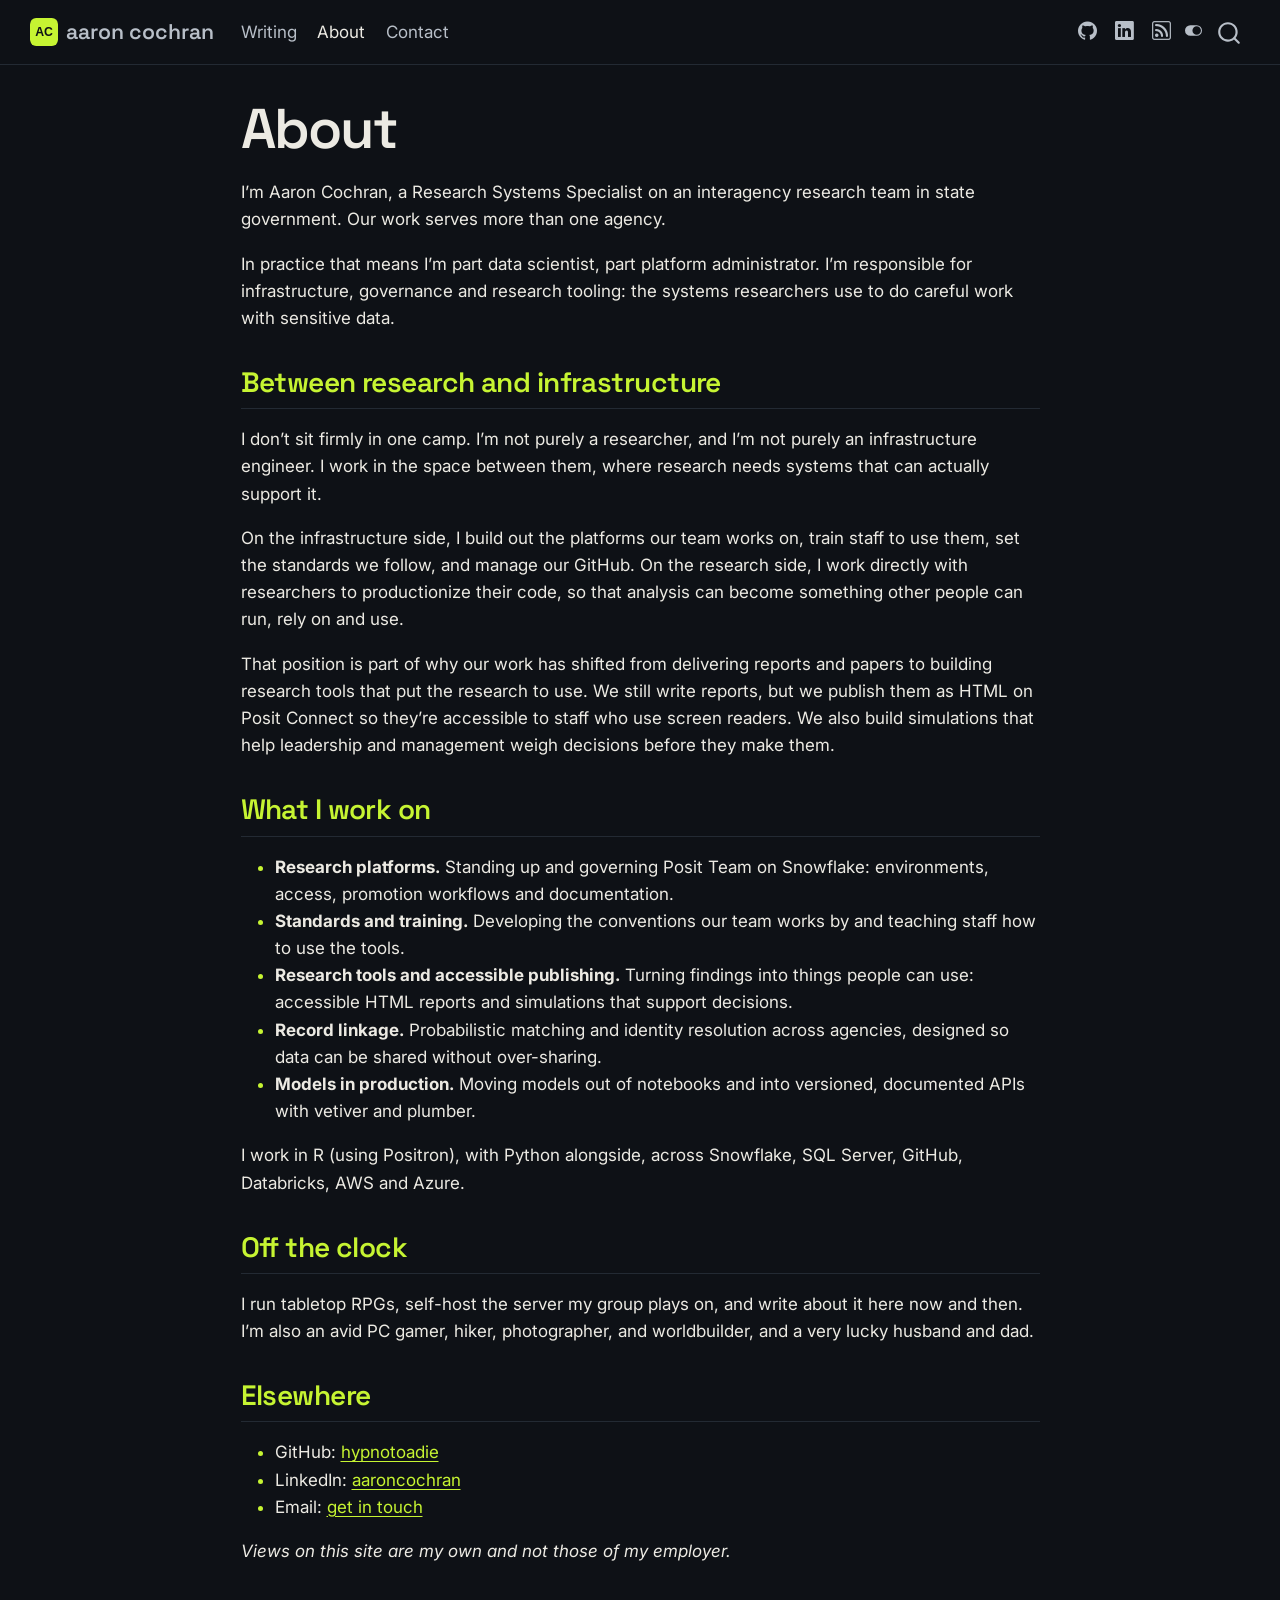
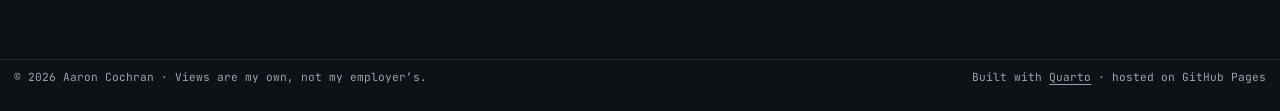
<file: about.html>
<!DOCTYPE html>
<html xmlns="http://www.w3.org/1999/xhtml" lang="en" xml:lang="en"><head>

<meta charset="utf-8">
<meta name="generator" content="quarto-1.11.9">

<meta name="viewport" content="width=device-width, initial-scale=1.0, user-scalable=yes">


<title>About – aaron cochran</title>
<style>
/* Default styles provided by pandoc.
** See https://pandoc.org/MANUAL.html#variables-for-html for config info.
*/
span.smallcaps{font-variant: small-caps;}
div.columns{display: flex; gap: 1.5em;}
div.column{flex: auto;}
@media screen {
div.columns{gap: min(4vw, 1.5em);}
div.column{overflow-x: auto;}
}
div.hanging-indent{margin-left: 1.5em; text-indent: -1.5em;}
ul.task-list{list-style: none;}
ul.task-list li input[type="checkbox"] {
  width: 0.8em;
  margin: 0 0.8em 0.2em -1em; /* quarto-specific, see https://github.com/quarto-dev/quarto-cli/issues/4556 */ 
  vertical-align: middle;
}
</style>


<script src="site_libs/quarto-nav/quarto-nav.js"></script>
<script src="site_libs/quarto-nav/headroom.min.js"></script>
<script src="site_libs/clipboard/clipboard.min.js"></script>
<script src="site_libs/quarto-search/autocomplete.umd.js"></script>
<script src="site_libs/quarto-search/fuse.min.js"></script>
<script src="site_libs/quarto-search/quarto-search.js"></script>
<meta name="quarto:offset" content="./">
<link href="./assets/favicon.svg" rel="icon" type="image/svg+xml">
<script src="site_libs/quarto-html/quarto.js" type="module"></script>
<script src="site_libs/quarto-html/tabsets/tabsets.js" type="module"></script>
<script src="site_libs/quarto-html/scrollable-regions/scrollable-regions.js" type="module"></script>
<script src="site_libs/quarto-html/popper.min.js"></script>
<script src="site_libs/quarto-html/tippy.umd.min.js"></script>
<script src="site_libs/quarto-html/anchor.min.js"></script>
<link href="site_libs/quarto-html/tippy.css" rel="stylesheet">
<link href="site_libs/quarto-html/quarto-syntax-highlighting-49c787a6c175d90e42264fbd7996148e.css" rel="stylesheet" class="quarto-color-scheme" id="quarto-text-highlighting-styles">
<link href="site_libs/quarto-html/quarto-syntax-highlighting-dark-d73632b6edfcf2cb5865c4f049755b27.css" rel="stylesheet" class="quarto-color-scheme quarto-color-alternate" id="quarto-text-highlighting-styles">
<script src="site_libs/bootstrap/bootstrap.min.js"></script>
<link href="site_libs/bootstrap/bootstrap-icons.css" rel="stylesheet">
<link href="site_libs/bootstrap/bootstrap-41c81e7cf8d83b0731275d962ed2c6b9.min.css" rel="stylesheet" append-hash="true" class="quarto-color-scheme" id="quarto-bootstrap" data-mode="light">
<link href="site_libs/bootstrap/bootstrap-dark-951e898c8ca68e3f0bb56faa7f8c3819.min.css" rel="stylesheet" append-hash="true" class="quarto-color-scheme quarto-color-alternate" id="quarto-bootstrap" data-mode="dark">
<script id="quarto-search-options" type="application/json">{
  "location": "navbar",
  "copy-button": false,
  "collapse-after": 3,
  "panel-placement": "end",
  "type": "overlay",
  "limit": 50,
  "keyboard-shortcut": [
    "f",
    "/",
    "s"
  ],
  "show-item-context": false,
  "language": {
    "search-no-results-text": "No results",
    "search-matching-documents-text": "matching documents",
    "search-copy-link-title": "Copy link to search",
    "search-hide-matches-text": "Hide additional matches",
    "search-more-match-text": "more match in this document",
    "search-more-matches-text": "more matches in this document",
    "search-clear-button-title": "Clear",
    "search-text-placeholder": "",
    "search-detached-cancel-button-title": "Cancel",
    "search-submit-button-title": "Submit",
    "search-label": "Search"
  }
}</script>
<style>html{ scroll-behavior: smooth; }</style>
<script data-goatcounter="https://hypnotoadie.goatcounter.com/count" async="" src="//gc.zgo.at/count.js"></script>


<meta property="og:title" content="About – aaron cochran">
<meta property="og:description" content="Data infrastructure, governance and research tooling in state government — plus the occasional tabletop game.">
<meta property="og:site_name" content="aaron cochran">
</head>

<body class="nav-fixed fullcontent quarto-dark"><a id="quarto-skip-link" class="visually-hidden-focusable" href="#quarto-document-content">Skip to main content</a><script id="quarto-html-before-body" type="application/javascript">
    const toggleBodyColorMode = (bsSheetEl) => {
      const mode = bsSheetEl.getAttribute("data-mode");
      const bodyEl = window.document.querySelector("body");
      if (mode === "dark") {
        bodyEl.classList.add("quarto-dark");
        bodyEl.classList.remove("quarto-light");
      } else {
        bodyEl.classList.add("quarto-light");
        bodyEl.classList.remove("quarto-dark");
      }
    }
    const toggleBodyColorPrimary = () => {
      const bsSheetEl = window.document.querySelector("link#quarto-bootstrap:not([rel=disabled-stylesheet])");
      if (bsSheetEl) {
        toggleBodyColorMode(bsSheetEl);
      }
    }
    const setColorSchemeToggle = (alternate) => {
      const toggles = window.document.querySelectorAll('.quarto-color-scheme-toggle');
      for (let i=0; i < toggles.length; i++) {
        const toggle = toggles[i];
        if (toggle) {
          toggle.setAttribute("aria-checked", alternate ? "true" : "false");
          if (alternate) {
            toggle.classList.add("alternate");
          } else {
            toggle.classList.remove("alternate");
          }
        }
      }
    };
    const toggleColorMode = (alternate) => {
      // Switch the stylesheets
      const primaryStylesheets = window.document.querySelectorAll('link.quarto-color-scheme:not(.quarto-color-alternate)');
      const alternateStylesheets = window.document.querySelectorAll('link.quarto-color-scheme.quarto-color-alternate');
      manageTransitions('#quarto-margin-sidebar .nav-link', false);
      if (alternate) {
        // note: dark is layered on light, we don't disable primary!
        enableStylesheet(alternateStylesheets);
        for (const sheetNode of alternateStylesheets) {
          if (sheetNode.id === "quarto-bootstrap") {
            toggleBodyColorMode(sheetNode);
          }
        }
      } else {
        disableStylesheet(alternateStylesheets);
        enableStylesheet(primaryStylesheets)
        toggleBodyColorPrimary();
      }
      manageTransitions('#quarto-margin-sidebar .nav-link', true);
      // Switch the toggles
      setColorSchemeToggle(alternate)
    }
    // Hack to workaround the fact that safari doesn't
    // properly recolor the scrollbar when toggling (#1455).
    // Not run on load: stylesheets are set before first paint there, and
    // scrolling would undo the scroll to a URL fragment (#14973).
    // The one pixel nudge keeps the reader where they were.
    const refreshSafariScrollbar = () => {
      if (navigator.userAgent.indexOf('Safari') > 0 && navigator.userAgent.indexOf('Chrome') == -1) {
        manageTransitions("body", false);
        const scrollY = window.scrollY;
        window.scrollTo(0, scrollY > 0 ? scrollY - 1 : 1);
        setTimeout(() => {
          window.scrollTo(0, scrollY);
          manageTransitions("body", true);
        }, 40);
      }
    }
    const disableStylesheet = (stylesheets) => {
      for (let i=0; i < stylesheets.length; i++) {
        const stylesheet = stylesheets[i];
        stylesheet.rel = 'disabled-stylesheet';
      }
    }
    const enableStylesheet = (stylesheets) => {
      for (let i=0; i < stylesheets.length; i++) {
        const stylesheet = stylesheets[i];
        if(stylesheet.rel !== 'stylesheet') { // for Chrome, which will still FOUC without this check
          stylesheet.rel = 'stylesheet';
        }
      }
    }
    const manageTransitions = (selector, allowTransitions) => {
      const els = window.document.querySelectorAll(selector);
      for (let i=0; i < els.length; i++) {
        const el = els[i];
        if (allowTransitions) {
          el.classList.remove('notransition');
        } else {
          el.classList.add('notransition');
        }
      }
    }
    const isFileUrl = () => {
      return window.location.protocol === 'file:';
    }
    const hasAlternateSentinel = () => {
      let styleSentinel = getColorSchemeSentinel();
      if (styleSentinel !== null) {
        return styleSentinel === "alternate";
      } else {
        return false;
      }
    }
    const setStyleSentinel = (alternate) => {
      const value = alternate ? "alternate" : "default";
      if (!isFileUrl()) {
        window.localStorage.setItem("quarto-color-scheme", value);
      } else {
        localAlternateSentinel = value;
      }
    }
    const getColorSchemeSentinel = () => {
      if (!isFileUrl()) {
        const storageValue = window.localStorage.getItem("quarto-color-scheme");
        return storageValue != null ? storageValue : localAlternateSentinel;
      } else {
        return localAlternateSentinel;
      }
    }
    const toggleGiscusIfUsed = (isAlternate, darkModeDefault) => {
      const baseTheme = document.querySelector('#giscus-base-theme')?.value ?? 'light';
      const alternateTheme = document.querySelector('#giscus-alt-theme')?.value ?? 'dark';
      let newTheme = '';
      if(authorPrefersDark) {
        newTheme = isAlternate ? baseTheme : alternateTheme;
      } else {
        newTheme = isAlternate ? alternateTheme : baseTheme;
      }
      const changeGiscusTheme = () => {
        // From: https://github.com/giscus/giscus/issues/336
        const sendMessage = (message) => {
          const iframe = document.querySelector('iframe.giscus-frame');
          if (!iframe) return;
          iframe.contentWindow.postMessage({ giscus: message }, 'https://giscus.app');
        }
        sendMessage({
          setConfig: {
            theme: newTheme
          }
        });
      }
      const isGiscussLoaded = window.document.querySelector('iframe.giscus-frame') !== null;
      if (isGiscussLoaded) {
        changeGiscusTheme();
      }
    };
    const authorPrefersDark = true;
    const darkModeDefault = authorPrefersDark;
    let localAlternateSentinel = darkModeDefault ? 'alternate' : 'default';
    // Dark / light mode switch
    window.quartoToggleColorScheme = () => {
      // Read the current dark / light value
      let toAlternate = !hasAlternateSentinel();
      toggleColorMode(toAlternate);
      refreshSafariScrollbar();
      setStyleSentinel(toAlternate);
      toggleGiscusIfUsed(toAlternate, darkModeDefault);
      window.dispatchEvent(new Event('resize'));
    };
    // Switch to dark mode if need be
    if (hasAlternateSentinel()) {
      toggleColorMode(true);
    } else {
      toggleColorMode(false);
    }
  </script>

<div id="quarto-search-results"></div>
  <header id="quarto-header" class="headroom fixed-top">
    <nav class="navbar navbar-expand-lg " data-bs-theme="dark" aria-label="Site">
      <div class="navbar-container container-fluid">
      <div class="navbar-brand-container mx-auto">
    <a href="./index.html" class="navbar-brand navbar-brand-logo">
    <img src="./assets/favicon.svg" alt="AC monogram" class="navbar-logo light-content">
    <img src="./assets/favicon.svg" alt="AC monogram" class="navbar-logo dark-content">
    </a>
    <a class="navbar-brand" href="./index.html">
    <span class="navbar-title">aaron cochran</span>
    </a>
  </div>
          <button class="navbar-toggler" type="button" data-bs-toggle="collapse" data-bs-target="#navbarCollapse" aria-controls="navbarCollapse" aria-expanded="false" aria-label="Toggle navigation" onclick="if (window.quartoToggleHeadroom) { window.quartoToggleHeadroom(); }">
  <span class="navbar-toggler-icon"></span>
</button>
          <div class="collapse navbar-collapse" id="navbarCollapse">
            <ul class="navbar-nav navbar-nav-scroll me-auto">
  <li class="nav-item">
    <a class="nav-link" href="./blog.html"> 
<span class="menu-text">Writing</span></a>
  </li>  
  <li class="nav-item">
    <a class="nav-link active" href="./about.html" aria-current="page"> 
<span class="menu-text">About</span></a>
  </li>  
  <li class="nav-item">
    <a class="nav-link" href="./contact.html"> 
<span class="menu-text">Contact</span></a>
  </li>  
</ul>
            <ul class="navbar-nav navbar-nav-scroll ms-auto">
  <li class="nav-item compact">
    <a class="nav-link" href="https://github.com/hypnotoadie"> <i class="bi bi-github" role="img" aria-label="GitHub profile">
</i> 
<span class="menu-text"></span></a>
  </li>  
  <li class="nav-item compact">
    <a class="nav-link" href="https://www.linkedin.com/in/aaroncochran/"> <i class="bi bi-linkedin" role="img" aria-label="LinkedIn profile">
</i> 
<span class="menu-text"></span></a>
  </li>  
  <li class="nav-item compact">
    <a class="nav-link" href="./blog.xml"> <i class="bi bi-rss" role="img" aria-label="RSS feed">
</i> 
<span class="menu-text"></span></a>
  </li>  
</ul>
          </div> <!-- /navcollapse -->
            <div class="quarto-navbar-tools">
  <button type="button" role="switch" aria-checked="false" class="quarto-color-scheme-toggle quarto-navigation-tool  px-1" onclick="window.quartoToggleColorScheme(); return false;" title="Toggle dark mode" aria-label="Toggle dark mode"><i class="bi"></i></button>
</div>
            <div id="quarto-search" class="" title="Search"></div>
      </div> <!-- /container-fluid -->
    </nav>
</header>
<!-- content -->
<div id="quarto-content" class="quarto-container page-columns page-rows-contents page-layout-article page-navbar">
<!-- sidebar -->
<!-- margin-sidebar -->
    
<!-- main -->
<main class="content" id="quarto-document-content" tabindex="-1">


<header id="title-block-header" class="quarto-title-block default">
<div class="quarto-title">
<h1 class="title">About</h1>
</div>



<div class="quarto-title-meta">

    
  
    
  </div>
  


</header>


<p>I’m Aaron Cochran, a Research Systems Specialist on an interagency research team in state government. Our work serves more than one agency.</p>
<p>In practice that means I’m part data scientist, part platform administrator. I’m responsible for infrastructure, governance and research tooling: the systems researchers use to do careful work with sensitive data.</p>
<section id="between-research-and-infrastructure" class="level2">
<h2 class="anchored" data-anchor-id="between-research-and-infrastructure">Between research and infrastructure</h2>
<p>I don’t sit firmly in one camp. I’m not purely a researcher, and I’m not purely an infrastructure engineer. I work in the space between them, where research needs systems that can actually support it.</p>
<p>On the infrastructure side, I build out the platforms our team works on, train staff to use them, set the standards we follow, and manage our GitHub. On the research side, I work directly with researchers to productionize their code, so that analysis can become something other people can run, rely on and use.</p>
<p>That position is part of why our work has shifted from delivering reports and papers to building research tools that put the research to use. We still write reports, but we publish them as HTML on Posit Connect so they’re accessible to staff who use screen readers. We also build simulations that help leadership and management weigh decisions before they make them.</p>
</section>
<section id="what-i-work-on" class="level2">
<h2 class="anchored" data-anchor-id="what-i-work-on">What I work on</h2>
<ul>
<li><strong>Research platforms.</strong> Standing up and governing Posit Team on Snowflake: environments, access, promotion workflows and documentation.</li>
<li><strong>Standards and training.</strong> Developing the conventions our team works by and teaching staff how to use the tools.</li>
<li><strong>Research tools and accessible publishing.</strong> Turning findings into things people can use: accessible HTML reports and simulations that support decisions.</li>
<li><strong>Record linkage.</strong> Probabilistic matching and identity resolution across agencies, designed so data can be shared without over-sharing.</li>
<li><strong>Models in production.</strong> Moving models out of notebooks and into versioned, documented APIs with vetiver and plumber.</li>
</ul>
<p>I work in R (using Positron), with Python alongside, across Snowflake, SQL Server, GitHub, Databricks, AWS and Azure.</p>
</section>
<section id="off-the-clock" class="level2">
<h2 class="anchored" data-anchor-id="off-the-clock">Off the clock</h2>
<p>I run tabletop RPGs, self-host the server my group plays on, and write about it here now and then. I’m also an avid PC gamer, hiker, photographer, and worldbuilder, and a very lucky husband and dad.</p>
</section>
<section id="elsewhere" class="level2">
<h2 class="anchored" data-anchor-id="elsewhere">Elsewhere</h2>
<ul>
<li>GitHub: <a href="https://github.com/hypnotoadie">hypnotoadie</a></li>
<li>LinkedIn: <a href="https://www.linkedin.com/in/aaroncochran/">aaroncochran</a></li>
<li>Email: <a href="./contact.html">get in touch</a></li>
</ul>
<p><em>Views on this site are my own and not those of my employer.</em></p>


</section>

</main> <!-- /main -->
<script>
// Reveal-on-click email: the address is never present in the page source
// as one string, which keeps most scrapers from harvesting it.
(function () {
  var user = ['aaroncochran'];
  var host = ['mailfence', 'com'].join('.');
  function fill() {
    var addr = user + '@' + host;
    document.querySelectorAll('[data-ac-mail]').forEach(function (a) {
      a.href = 'mailto:' + addr;
      a.textContent = addr;
    });
  }
  document.addEventListener('click', function (e) {
    var btn = e.target.closest('[data-ac-contact]');
    if (!btn) return;
    var panel = document.getElementById(btn.getAttribute('aria-controls'));
    if (!panel) return;
    var open = panel.hasAttribute('hidden');
    if (open) { fill(); panel.removeAttribute('hidden'); } else { panel.setAttribute('hidden', ''); }
    btn.setAttribute('aria-expanded', open ? 'true' : 'false');
  });
})();
</script>
<script id="quarto-html-after-body" type="application/javascript">
  window.document.addEventListener("DOMContentLoaded", function (event) {
    // Ensure there is a toggle, if there isn't float one in the top right
    if (window.document.querySelector('.quarto-color-scheme-toggle') === null) {
      const toggle = window.document.createElement('button');
      toggle.type = "button";
      toggle.setAttribute("role", "switch");
      toggle.setAttribute("aria-checked", "false");
      toggle.classList.add('top-right');
      toggle.classList.add('quarto-color-scheme-toggle');
      toggle.setAttribute("aria-label", "Toggle dark mode");
      toggle.onclick = function() { try { window.quartoToggleColorScheme(); } catch {} return false; };
      const i = window.document.createElement("i");
      i.classList.add('bi');
      toggle.appendChild(i);
      // Put the toggle in a landmark of its own, so that landmark navigation
      // can reach it.
      //
      // The container is always a fresh direct child of body, and the toggle is
      // never moved into page furniture that the theme or the author controls.
      // The toggle is positioned against the page, so any ancestor that
      // establishes a containing block captures it: a positioned element or a
      // grid for position: absolute, and transform, filter, will-change or
      // contain for position: fixed. A direct child of body has none of these
      // to inherit, and the shift when one appears is silent and visual.
      //
      // ARIA says a document should have at most one banner, and axe reports a
      // duplicate whether or not the banners carry distinct labels. So use a
      // header when the page has no banner yet, and a named region otherwise.
      //
      // A header is a banner wherever it sits, unless it is inside sectioning
      // content, so this cannot just look at the children of body: a custom
      // page layout wraps the title block header in a plain div. An explicit
      // role="banner" always counts.
      const sectioning = 'article, aside, main, nav, section, [role="article"], [role="complementary"], [role="main"], [role="navigation"], [role="region"]';
      const hasBanner = Array.from(
        window.document.querySelectorAll('header:not([role]), [role="banner"]')
      ).some(function(el) {
        return el.hasAttribute("role") || el.closest(sectioning) === null;
      });
      const container = window.document.createElement(hasBanner ? "div" : "header");
      if (hasBanner) {
        container.setAttribute("role", "region");
        container.setAttribute("aria-label", "Toggle dark mode");
      }
      container.classList.add('quarto-color-scheme-toggle-container');
      container.appendChild(toggle);
      window.document.body.appendChild(container);
    }
    setColorSchemeToggle(hasAlternateSentinel())
    const icon = "";
    const anchorJS = new window.AnchorJS();
    anchorJS.options = {
      placement: 'right',
      icon: icon
    };
    anchorJS.add('.anchored');
    const isCodeAnnotation = (el) => {
      for (const clz of el.classList) {
        if (clz.startsWith('code-annotation-')) {                     
          return true;
        }
      }
      return false;
    }
    const onCopySuccess = function(e) {
      // button target
      const button = e.trigger;
      // don't keep focus
      button.blur();
      // flash "checked"
      button.classList.add('code-copy-button-checked');
      var currentTitle = button.getAttribute("title");
      button.setAttribute("title", "Copied!");
      let tooltip;
      if (window.bootstrap) {
        button.setAttribute("data-bs-toggle", "tooltip");
        button.setAttribute("data-bs-placement", "left");
        button.setAttribute("data-bs-title", "Copied!");
        tooltip = new bootstrap.Tooltip(button, 
          { trigger: "manual", 
            customClass: "code-copy-button-tooltip",
            offset: [0, -8]});
        tooltip.show();    
      }
      setTimeout(function() {
        if (tooltip) {
          tooltip.hide();
          button.removeAttribute("data-bs-title");
          button.removeAttribute("data-bs-toggle");
          button.removeAttribute("data-bs-placement");
        }
        button.setAttribute("title", currentTitle);
        button.classList.remove('code-copy-button-checked');
      }, 1000);
      // clear code selection
      e.clearSelection();
    }
    const getTextToCopy = function(trigger) {
      const outerScaffold = trigger.parentElement.cloneNode(true);
      const codeEl = outerScaffold.querySelector('code');
      for (const childEl of codeEl.children) {
        if (isCodeAnnotation(childEl)) {
          childEl.remove();
        }
      }
      return codeEl.innerText;
    }
    const clipboard = new window.ClipboardJS('.code-copy-button:not([data-in-quarto-modal])', {
      text: getTextToCopy
    });
    clipboard.on('success', onCopySuccess);
    if (window.document.getElementById('quarto-embedded-source-code-modal')) {
      const clipboardModal = new window.ClipboardJS('.code-copy-button[data-in-quarto-modal]', {
        text: getTextToCopy,
        container: window.document.getElementById('quarto-embedded-source-code-modal')
      });
      clipboardModal.on('success', onCopySuccess);
    }
      var localhostRegex = new RegExp(/^(?:http|https):\/\/localhost\:?[0-9]*\//);
      var mailtoRegex = new RegExp(/^mailto:/);
        var filterRegex = new RegExp("https:\/\/hypnotoadie\.github\.io");
      const newWindowLabel = "(opens in a new tab)";
      const newWindowNoteId = "quarto-ext-newwindow-label";
      // Links reference one hidden label through aria-describedby, so the
      // announcement never changes their accessible name.
      var describeNewWindow = (link) => {
        if (!window.document.getElementById(newWindowNoteId)) {
          var newWindowNote = window.document.createElement("span");
          newWindowNote.id = newWindowNoteId;
          newWindowNote.hidden = true;
          newWindowNote.textContent = newWindowLabel;
          window.document.body.appendChild(newWindowNote);
        }
        var describedBy = (link.getAttribute("aria-describedby") || "").split(/\s+/).filter(Boolean);
        if (!describedBy.includes(newWindowNoteId)) {
          describedBy.push(newWindowNoteId);
          link.setAttribute("aria-describedby", describedBy.join(" "));
        }
      }
      var isInternal = (href) => {
          return filterRegex.test(href) || localhostRegex.test(href) || mailtoRegex.test(href);
      }
      // Inspect non-navigation links and adorn them if external
      window.quartoDecorateExternalLinks = function (root) {
     var links = (root || window.document).querySelectorAll('a[href]:not(.nav-link):not(.navbar-brand):not(.toc-action):not(.sidebar-link):not(.sidebar-item-toggle):not(.pagination-link):not(.no-external):not([aria-hidden]):not(.dropdown-item):not(.quarto-navigation-tool):not(.about-link)');
      for (var i=0; i<links.length; i++) {
        const link = links[i];
        if (!isInternal(link.href)) {
          // undo the damage that might have been done by quarto-nav.js in the case of
          // links that we want to consider external
          if (link.dataset.originalHref !== undefined) {
            link.href = link.dataset.originalHref;
          }
            // target, if specified
            link.setAttribute("target", "_blank");
            if (link.getAttribute("rel") === null) {
              link.setAttribute("rel", "noopener");
            }
            describeNewWindow(link);
          if (!link.classList.contains('no-external-icon')) {
          }
        }
      }
      };
      window.quartoDecorateExternalLinks(window.document);
    // Esc closes the popup (WCAG 1.4.13) and focus leaving both trigger and
    // popup closes it (WCAG 2.4.11); tippy handles neither for interactive popups.
    const hideOnEscAndFocusOut = {
      name: 'hideOnEscAndFocusOut',
      defaultValue: true,
      fn(instance) {
        const dismiss = () => {
          // A show scheduled by the trigger delay would otherwise reopen it
          instance.clearDelayTimeouts();
          instance.hide();
        };
        const onKeyDown = (event) => {
          if (event.key !== 'Escape') {
            return;
          }
          // Keep Esc from also reaching page handlers (e.g. reveal.js overview),
          // except an open reveal.js slide menu, which Esc should close too.
          // The menu handles keys only when its keyboard option is on.
          const menuHandlesEsc = window.Reveal?.getPlugin?.('menu')?.isOpen() &&
            window.Reveal.getConfig().menu?.keyboard !== false;
          if (!menuHandlesEsc) {
            event.stopPropagation();
          }
          if (instance.popper.contains(window.document.activeElement)) {
            // Disabled while refocusing so the focus trigger does not reopen it
            instance.disable();
            instance.reference.focus();
            instance.enable();
          }
          dismiss();
        };
        const onFocusOut = (event) => {
          const target = event.relatedTarget;
          if (target && !instance.reference.contains(target) &&
              !instance.popper.contains(target)) {
            dismiss();
          }
        };
        // On the trigger too: a click trigger (code-annotations: select) has no
        // blur handling. Attached for the instance's lifetime so leaving the
        // trigger also cancels a show still pending on the trigger delay.
        instance.reference.addEventListener('focusout', onFocusOut);
        return {
          onShow() {
            window.document.addEventListener('keydown', onKeyDown, true);
            instance.popper.addEventListener('focusout', onFocusOut);
          },
          onHide() {
            window.document.removeEventListener('keydown', onKeyDown, true);
            instance.popper.removeEventListener('focusout', onFocusOut);
          },
          onDestroy() {
            instance.reference.removeEventListener('focusout', onFocusOut);
          },
        };
      },
    };
    function tippyHover(el, contentFn, onTriggerFn, onUntriggerFn) {
      const config = {
        allowHTML: true,
        maxWidth: 500,
        delay: 100,
        arrow: false,
        appendTo: function(el) {
            return el.parentElement;
        },
        interactive: true,
        interactiveBorder: 10,
        theme: 'quarto',
        placement: 'bottom-start',
        plugins: [hideOnEscAndFocusOut],
      };
      if (contentFn) {
        config.content = contentFn;
      }
      if (onTriggerFn) {
        config.onTrigger = onTriggerFn;
      }
      if (onUntriggerFn) {
        config.onUntrigger = onUntriggerFn;
      }
      window.tippy(el, config); 
    }
    const noterefs = window.document.querySelectorAll('a[role="doc-noteref"]');
    for (var i=0; i<noterefs.length; i++) {
      const ref = noterefs[i];
      tippyHover(ref, function() {
        // use id or data attribute instead here
        let href = ref.getAttribute('data-footnote-href') || ref.getAttribute('href');
        try { href = new URL(href).hash; } catch {}
        const id = href.replace(/^#\/?/, "");
        const note = window.document.getElementById(id);
        if (note) {
          return note.innerHTML;
        } else {
          return "";
        }
      });
    }
    const xrefs = window.document.querySelectorAll('a.quarto-xref');
    const processXRef = (id, note) => {
      // Strip column container classes
      const stripColumnClz = (el) => {
        el.classList.remove("page-full", "page-columns");
        if (el.children) {
          for (const child of el.children) {
            stripColumnClz(child);
          }
        }
      }
      stripColumnClz(note)
      if (id === null || id.startsWith('sec-')) {
        // Special case sections, only their first couple elements
        const container = document.createElement("div");
        if (note.children && note.children.length > 2) {
          container.appendChild(note.children[0].cloneNode(true));
          for (let i = 1; i < note.children.length; i++) {
            const child = note.children[i];
            if (child.tagName === "P" && child.innerText === "") {
              continue;
            } else {
              container.appendChild(child.cloneNode(true));
              break;
            }
          }
          if (window.Quarto?.typesetMath) {
            window.Quarto.typesetMath(container);
          }
          return container.innerHTML
        } else {
          if (window.Quarto?.typesetMath) {
            window.Quarto.typesetMath(note);
          }
          return note.innerHTML;
        }
      } else {
        // Remove any anchor links if they are present
        const anchorLink = note.querySelector('a.anchorjs-link');
        if (anchorLink) {
          anchorLink.remove();
        }
        if (window.Quarto?.typesetMath) {
          window.Quarto.typesetMath(note);
        }
        if (note.classList.contains("callout")) {
          return note.outerHTML;
        } else {
          return note.innerHTML;
        }
      }
    }
    for (var i=0; i<xrefs.length; i++) {
      const xref = xrefs[i];
      tippyHover(xref, undefined, function(instance) {
        instance.disable();
        let url = xref.getAttribute('href');
        let hash = undefined; 
        if (url.startsWith('#')) {
          hash = url;
        } else {
          try { hash = new URL(url).hash; } catch {}
        }
        if (hash) {
          const id = hash.replace(/^#\/?/, "");
          const note = window.document.getElementById(id);
          if (note !== null) {
            try {
              const html = processXRef(id, note.cloneNode(true));
              instance.setContent(html);
            } finally {
              instance.enable();
              instance.show();
            }
          } else {
            // See if we can fetch this
            fetch(url.split('#')[0])
            .then(res => res.text())
            .then(html => {
              const parser = new DOMParser();
              const htmlDoc = parser.parseFromString(html, "text/html");
              const note = htmlDoc.getElementById(id);
              if (note !== null) {
                const html = processXRef(id, note);
                instance.setContent(html);
              } 
            }).finally(() => {
              instance.enable();
              instance.show();
            });
          }
        } else {
          // See if we can fetch a full url (with no hash to target)
          // This is a special case and we should probably do some content thinning / targeting
          fetch(url)
          .then(res => res.text())
          .then(html => {
            const parser = new DOMParser();
            const htmlDoc = parser.parseFromString(html, "text/html");
            const note = htmlDoc.querySelector('main.content');
            if (note !== null) {
              // This should only happen for chapter cross references
              // (since there is no id in the URL)
              // remove the first header
              if (note.children.length > 0 && note.children[0].tagName === "HEADER") {
                note.children[0].remove();
              }
              const html = processXRef(null, note);
              instance.setContent(html);
            } 
          }).finally(() => {
            instance.enable();
            instance.show();
          });
        }
      }, function(instance) {
      });
    }
        let selectedAnnoteEl;
        const selectorForAnnotation = ( cell, annotation) => {
          let cellAttr = 'data-code-cell="' + cell + '"';
          let lineAttr = 'data-code-annotation="' +  annotation + '"';
          const selector = 'span[' + cellAttr + '][' + lineAttr + ']';
          return selector;
        }
        const selectCodeLines = (annoteEl) => {
          const doc = window.document;
          const targetCell = annoteEl.getAttribute("data-target-cell");
          const targetAnnotation = annoteEl.getAttribute("data-target-annotation");
          const annoteSpan = window.document.querySelector(selectorForAnnotation(targetCell, targetAnnotation));
          const lines = annoteSpan.getAttribute("data-code-lines").split(",");
          const lineIds = lines.map((line) => {
            return targetCell + "-" + line;
          })
          // Each band is positioned against its own containing block, which is
          // not the offsetParent of the lines, so place it from client rects.
          const placeBand = (band, firstEl, lastEl, codeBlock) => {
            const container = band.offsetParent;
            if (container === null) {
              return;
            }
            const containerRect = container.getBoundingClientRect();
            // Reveal.js scales slides with a transform, so convert client
            // pixels back to the CSS pixels of the container.
            const scale = containerRect.height / container.offsetHeight || 1;
            const firstRect = firstEl.getBoundingClientRect();
            const lastRect = lastEl.getBoundingClientRect();
            const top = (firstRect.top - containerRect.top) / scale - container.clientTop + container.scrollTop;
            const height = (lastRect.bottom - firstRect.top) / scale;
            band.style.top = top - 2 + "px";
            band.style.height = height + 4 + "px";
            if (codeBlock) {
              // Without the copy button wrapper, the containing block is wider
              // than the code block, so span the code block explicitly.
              const blockRect = codeBlock.getBoundingClientRect();
              band.style.left = (blockRect.left - containerRect.left) / scale - container.clientLeft + container.scrollLeft + "px";
              band.style.width = blockRect.width / scale + "px";
            }
          };
          if (lineIds.length > 0) {
            const el = window.document.getElementById(lineIds[0]);
            const lastEl = window.document.getElementById(lineIds[lineIds.length - 1]);
            const parent = el.parentElement.parentElement;
            // cook up a div (if necessary) and position it
            let div = window.document.getElementById("code-annotation-line-highlight");
            if (div === null) {
              div = window.document.createElement("div");
              div.setAttribute("id", "code-annotation-line-highlight");
              div.style.position = 'absolute';
              parent.appendChild(div);
            }
            placeBand(div, el, lastEl, parent.closest("div.sourceCode") || parent);
            let gutterDiv = window.document.getElementById("code-annotation-line-highlight-gutter");
            if (gutterDiv === null) {
              gutterDiv = window.document.createElement("div");
              gutterDiv.setAttribute("id", "code-annotation-line-highlight-gutter");
              gutterDiv.style.position = 'absolute';
              const codeCell = window.document.getElementById(targetCell);
              const gutter = codeCell.querySelector('.code-annotation-gutter');
              gutter.appendChild(gutterDiv);
            }
            placeBand(gutterDiv, el, lastEl);
            selectedAnnoteEl = annoteEl;
          }
        };
        const unselectCodeLines = () => {
          const elementsIds = ["code-annotation-line-highlight", "code-annotation-line-highlight-gutter"];
          elementsIds.forEach((elId) => {
            const div = window.document.getElementById(elId);
            if (div) {
              div.remove();
            }
          });
          selectedAnnoteEl = undefined;
        };
          // Handle positioning of the toggle
      window.addEventListener(
        "resize",
        throttle(() => {
          elRect = undefined;
          if (selectedAnnoteEl) {
            selectCodeLines(selectedAnnoteEl);
          }
        }, 10)
      );
      function throttle(fn, ms) {
      let throttle = false;
      let timer;
        return (...args) => {
          if(!throttle) { // first call gets through
              fn.apply(this, args);
              throttle = true;
          } else { // all the others get throttled
              if(timer) clearTimeout(timer); // cancel #2
              timer = setTimeout(() => {
                fn.apply(this, args);
                timer = throttle = false;
              }, ms);
          }
        };
      }
        // Attach click handler to the DT
        const annoteDls = window.document.querySelectorAll('dt[data-target-cell]');
        for (const annoteDlNode of annoteDls) {
          annoteDlNode.addEventListener('click', (event) => {
            const clickedEl = event.target;
            if (clickedEl !== selectedAnnoteEl) {
              unselectCodeLines();
              const activeEl = window.document.querySelector('dt[data-target-cell].code-annotation-active');
              if (activeEl) {
                activeEl.classList.remove('code-annotation-active');
              }
              selectCodeLines(clickedEl);
              clickedEl.classList.add('code-annotation-active');
            } else {
              // Unselect the line
              unselectCodeLines();
              clickedEl.classList.remove('code-annotation-active');
            }
          });
        }
    const findCites = (el) => {
      const parentEl = el.parentElement;
      if (parentEl) {
        const cites = parentEl.dataset.cites;
        if (cites) {
          return {
            el,
            cites: cites.split(' ')
          };
        } else {
          return findCites(el.parentElement)
        }
      } else {
        return undefined;
      }
    };
    var bibliorefs = window.document.querySelectorAll('a[role="doc-biblioref"]');
    for (var i=0; i<bibliorefs.length; i++) {
      const ref = bibliorefs[i];
      const citeInfo = findCites(ref);
      if (citeInfo) {
        tippyHover(citeInfo.el, function() {
          var popup = window.document.createElement('div');
          citeInfo.cites.forEach(function(cite) {
            var citeDiv = window.document.createElement('div');
            citeDiv.classList.add('hanging-indent');
            citeDiv.classList.add('csl-entry');
            var biblioDiv = window.document.getElementById('ref-' + cite);
            if (biblioDiv) {
              citeDiv.innerHTML = biblioDiv.innerHTML;
            }
            popup.appendChild(citeDiv);
          });
          return popup.innerHTML;
        });
      }
    }
  });
  </script>
  <script type="application/javascript">
  window.quartoScrollableRegionsLabels = {"code":"Scrollable code","output":"Scrollable output"};
  </script>
</div> <!-- /content -->
<footer class="footer">
  <div class="nav-footer">
    <div class="nav-footer-left">
<p>© 2026 Aaron Cochran · Views are my own, not my employer’s.</p>
</div>   
    <div class="nav-footer-center">
      &nbsp;
    </div>
    <div class="nav-footer-right">
<p>Built with <a href="https://quarto.org">Quarto</a> · hosted on GitHub Pages</p>
</div>
  </div>
</footer>




<script src="site_libs/quarto-html/zenscroll-min.js"></script>
</body></html>
</file>
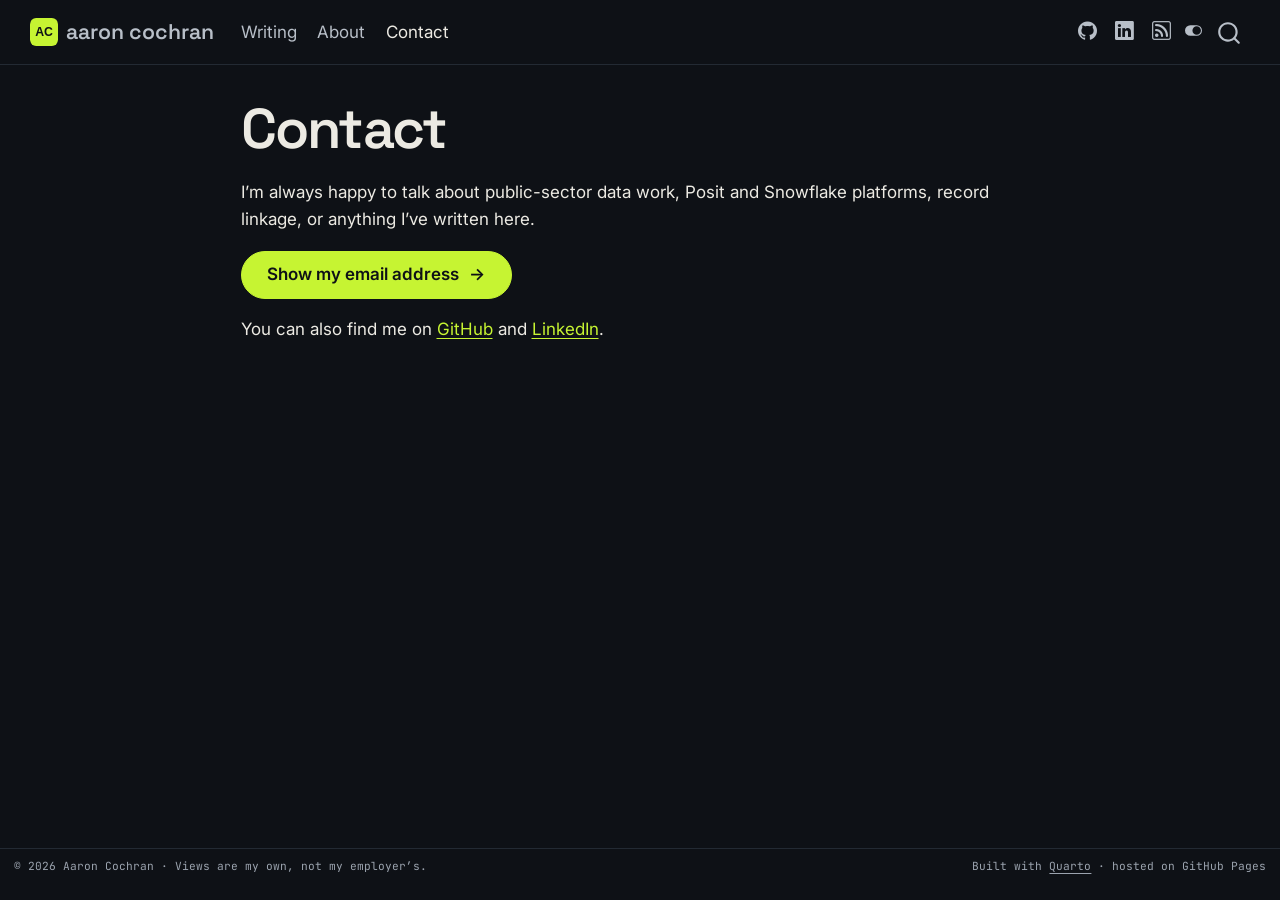
<file: contact.html>
<!DOCTYPE html>
<html xmlns="http://www.w3.org/1999/xhtml" lang="en" xml:lang="en"><head>

<meta charset="utf-8">
<meta name="generator" content="quarto-1.11.9">

<meta name="viewport" content="width=device-width, initial-scale=1.0, user-scalable=yes">


<title>Contact – aaron cochran</title>
<style>
/* Default styles provided by pandoc.
** See https://pandoc.org/MANUAL.html#variables-for-html for config info.
*/
span.smallcaps{font-variant: small-caps;}
div.columns{display: flex; gap: 1.5em;}
div.column{flex: auto;}
@media screen {
div.columns{gap: min(4vw, 1.5em);}
div.column{overflow-x: auto;}
}
div.hanging-indent{margin-left: 1.5em; text-indent: -1.5em;}
ul.task-list{list-style: none;}
ul.task-list li input[type="checkbox"] {
  width: 0.8em;
  margin: 0 0.8em 0.2em -1em; /* quarto-specific, see https://github.com/quarto-dev/quarto-cli/issues/4556 */ 
  vertical-align: middle;
}
</style>


<script src="site_libs/quarto-nav/quarto-nav.js"></script>
<script src="site_libs/quarto-nav/headroom.min.js"></script>
<script src="site_libs/clipboard/clipboard.min.js"></script>
<script src="site_libs/quarto-search/autocomplete.umd.js"></script>
<script src="site_libs/quarto-search/fuse.min.js"></script>
<script src="site_libs/quarto-search/quarto-search.js"></script>
<meta name="quarto:offset" content="./">
<link href="./assets/favicon.svg" rel="icon" type="image/svg+xml">
<script src="site_libs/quarto-html/quarto.js" type="module"></script>
<script src="site_libs/quarto-html/tabsets/tabsets.js" type="module"></script>
<script src="site_libs/quarto-html/scrollable-regions/scrollable-regions.js" type="module"></script>
<script src="site_libs/quarto-html/popper.min.js"></script>
<script src="site_libs/quarto-html/tippy.umd.min.js"></script>
<script src="site_libs/quarto-html/anchor.min.js"></script>
<link href="site_libs/quarto-html/tippy.css" rel="stylesheet">
<link href="site_libs/quarto-html/quarto-syntax-highlighting-49c787a6c175d90e42264fbd7996148e.css" rel="stylesheet" class="quarto-color-scheme" id="quarto-text-highlighting-styles">
<link href="site_libs/quarto-html/quarto-syntax-highlighting-dark-d73632b6edfcf2cb5865c4f049755b27.css" rel="stylesheet" class="quarto-color-scheme quarto-color-alternate" id="quarto-text-highlighting-styles">
<script src="site_libs/bootstrap/bootstrap.min.js"></script>
<link href="site_libs/bootstrap/bootstrap-icons.css" rel="stylesheet">
<link href="site_libs/bootstrap/bootstrap-41c81e7cf8d83b0731275d962ed2c6b9.min.css" rel="stylesheet" append-hash="true" class="quarto-color-scheme" id="quarto-bootstrap" data-mode="light">
<link href="site_libs/bootstrap/bootstrap-dark-951e898c8ca68e3f0bb56faa7f8c3819.min.css" rel="stylesheet" append-hash="true" class="quarto-color-scheme quarto-color-alternate" id="quarto-bootstrap" data-mode="dark">
<script id="quarto-search-options" type="application/json">{
  "location": "navbar",
  "copy-button": false,
  "collapse-after": 3,
  "panel-placement": "end",
  "type": "overlay",
  "limit": 50,
  "keyboard-shortcut": [
    "f",
    "/",
    "s"
  ],
  "show-item-context": false,
  "language": {
    "search-no-results-text": "No results",
    "search-matching-documents-text": "matching documents",
    "search-copy-link-title": "Copy link to search",
    "search-hide-matches-text": "Hide additional matches",
    "search-more-match-text": "more match in this document",
    "search-more-matches-text": "more matches in this document",
    "search-clear-button-title": "Clear",
    "search-text-placeholder": "",
    "search-detached-cancel-button-title": "Cancel",
    "search-submit-button-title": "Submit",
    "search-label": "Search"
  }
}</script>
<style>html{ scroll-behavior: smooth; }</style>
<script data-goatcounter="https://hypnotoadie.goatcounter.com/count" async="" src="//gc.zgo.at/count.js"></script>


<meta property="og:title" content="Contact – aaron cochran">
<meta property="og:description" content="Data infrastructure, governance and research tooling in state government — plus the occasional tabletop game.">
<meta property="og:site_name" content="aaron cochran">
</head>

<body class="nav-fixed fullcontent quarto-dark"><a id="quarto-skip-link" class="visually-hidden-focusable" href="#quarto-document-content">Skip to main content</a><script id="quarto-html-before-body" type="application/javascript">
    const toggleBodyColorMode = (bsSheetEl) => {
      const mode = bsSheetEl.getAttribute("data-mode");
      const bodyEl = window.document.querySelector("body");
      if (mode === "dark") {
        bodyEl.classList.add("quarto-dark");
        bodyEl.classList.remove("quarto-light");
      } else {
        bodyEl.classList.add("quarto-light");
        bodyEl.classList.remove("quarto-dark");
      }
    }
    const toggleBodyColorPrimary = () => {
      const bsSheetEl = window.document.querySelector("link#quarto-bootstrap:not([rel=disabled-stylesheet])");
      if (bsSheetEl) {
        toggleBodyColorMode(bsSheetEl);
      }
    }
    const setColorSchemeToggle = (alternate) => {
      const toggles = window.document.querySelectorAll('.quarto-color-scheme-toggle');
      for (let i=0; i < toggles.length; i++) {
        const toggle = toggles[i];
        if (toggle) {
          toggle.setAttribute("aria-checked", alternate ? "true" : "false");
          if (alternate) {
            toggle.classList.add("alternate");
          } else {
            toggle.classList.remove("alternate");
          }
        }
      }
    };
    const toggleColorMode = (alternate) => {
      // Switch the stylesheets
      const primaryStylesheets = window.document.querySelectorAll('link.quarto-color-scheme:not(.quarto-color-alternate)');
      const alternateStylesheets = window.document.querySelectorAll('link.quarto-color-scheme.quarto-color-alternate');
      manageTransitions('#quarto-margin-sidebar .nav-link', false);
      if (alternate) {
        // note: dark is layered on light, we don't disable primary!
        enableStylesheet(alternateStylesheets);
        for (const sheetNode of alternateStylesheets) {
          if (sheetNode.id === "quarto-bootstrap") {
            toggleBodyColorMode(sheetNode);
          }
        }
      } else {
        disableStylesheet(alternateStylesheets);
        enableStylesheet(primaryStylesheets)
        toggleBodyColorPrimary();
      }
      manageTransitions('#quarto-margin-sidebar .nav-link', true);
      // Switch the toggles
      setColorSchemeToggle(alternate)
    }
    // Hack to workaround the fact that safari doesn't
    // properly recolor the scrollbar when toggling (#1455).
    // Not run on load: stylesheets are set before first paint there, and
    // scrolling would undo the scroll to a URL fragment (#14973).
    // The one pixel nudge keeps the reader where they were.
    const refreshSafariScrollbar = () => {
      if (navigator.userAgent.indexOf('Safari') > 0 && navigator.userAgent.indexOf('Chrome') == -1) {
        manageTransitions("body", false);
        const scrollY = window.scrollY;
        window.scrollTo(0, scrollY > 0 ? scrollY - 1 : 1);
        setTimeout(() => {
          window.scrollTo(0, scrollY);
          manageTransitions("body", true);
        }, 40);
      }
    }
    const disableStylesheet = (stylesheets) => {
      for (let i=0; i < stylesheets.length; i++) {
        const stylesheet = stylesheets[i];
        stylesheet.rel = 'disabled-stylesheet';
      }
    }
    const enableStylesheet = (stylesheets) => {
      for (let i=0; i < stylesheets.length; i++) {
        const stylesheet = stylesheets[i];
        if(stylesheet.rel !== 'stylesheet') { // for Chrome, which will still FOUC without this check
          stylesheet.rel = 'stylesheet';
        }
      }
    }
    const manageTransitions = (selector, allowTransitions) => {
      const els = window.document.querySelectorAll(selector);
      for (let i=0; i < els.length; i++) {
        const el = els[i];
        if (allowTransitions) {
          el.classList.remove('notransition');
        } else {
          el.classList.add('notransition');
        }
      }
    }
    const isFileUrl = () => {
      return window.location.protocol === 'file:';
    }
    const hasAlternateSentinel = () => {
      let styleSentinel = getColorSchemeSentinel();
      if (styleSentinel !== null) {
        return styleSentinel === "alternate";
      } else {
        return false;
      }
    }
    const setStyleSentinel = (alternate) => {
      const value = alternate ? "alternate" : "default";
      if (!isFileUrl()) {
        window.localStorage.setItem("quarto-color-scheme", value);
      } else {
        localAlternateSentinel = value;
      }
    }
    const getColorSchemeSentinel = () => {
      if (!isFileUrl()) {
        const storageValue = window.localStorage.getItem("quarto-color-scheme");
        return storageValue != null ? storageValue : localAlternateSentinel;
      } else {
        return localAlternateSentinel;
      }
    }
    const toggleGiscusIfUsed = (isAlternate, darkModeDefault) => {
      const baseTheme = document.querySelector('#giscus-base-theme')?.value ?? 'light';
      const alternateTheme = document.querySelector('#giscus-alt-theme')?.value ?? 'dark';
      let newTheme = '';
      if(authorPrefersDark) {
        newTheme = isAlternate ? baseTheme : alternateTheme;
      } else {
        newTheme = isAlternate ? alternateTheme : baseTheme;
      }
      const changeGiscusTheme = () => {
        // From: https://github.com/giscus/giscus/issues/336
        const sendMessage = (message) => {
          const iframe = document.querySelector('iframe.giscus-frame');
          if (!iframe) return;
          iframe.contentWindow.postMessage({ giscus: message }, 'https://giscus.app');
        }
        sendMessage({
          setConfig: {
            theme: newTheme
          }
        });
      }
      const isGiscussLoaded = window.document.querySelector('iframe.giscus-frame') !== null;
      if (isGiscussLoaded) {
        changeGiscusTheme();
      }
    };
    const authorPrefersDark = true;
    const darkModeDefault = authorPrefersDark;
    let localAlternateSentinel = darkModeDefault ? 'alternate' : 'default';
    // Dark / light mode switch
    window.quartoToggleColorScheme = () => {
      // Read the current dark / light value
      let toAlternate = !hasAlternateSentinel();
      toggleColorMode(toAlternate);
      refreshSafariScrollbar();
      setStyleSentinel(toAlternate);
      toggleGiscusIfUsed(toAlternate, darkModeDefault);
      window.dispatchEvent(new Event('resize'));
    };
    // Switch to dark mode if need be
    if (hasAlternateSentinel()) {
      toggleColorMode(true);
    } else {
      toggleColorMode(false);
    }
  </script>

<div id="quarto-search-results"></div>
  <header id="quarto-header" class="headroom fixed-top">
    <nav class="navbar navbar-expand-lg " data-bs-theme="dark" aria-label="Site">
      <div class="navbar-container container-fluid">
      <div class="navbar-brand-container mx-auto">
    <a href="./index.html" class="navbar-brand navbar-brand-logo">
    <img src="./assets/favicon.svg" alt="AC monogram" class="navbar-logo light-content">
    <img src="./assets/favicon.svg" alt="AC monogram" class="navbar-logo dark-content">
    </a>
    <a class="navbar-brand" href="./index.html">
    <span class="navbar-title">aaron cochran</span>
    </a>
  </div>
          <button class="navbar-toggler" type="button" data-bs-toggle="collapse" data-bs-target="#navbarCollapse" aria-controls="navbarCollapse" aria-expanded="false" aria-label="Toggle navigation" onclick="if (window.quartoToggleHeadroom) { window.quartoToggleHeadroom(); }">
  <span class="navbar-toggler-icon"></span>
</button>
          <div class="collapse navbar-collapse" id="navbarCollapse">
            <ul class="navbar-nav navbar-nav-scroll me-auto">
  <li class="nav-item">
    <a class="nav-link" href="./blog.html"> 
<span class="menu-text">Writing</span></a>
  </li>  
  <li class="nav-item">
    <a class="nav-link" href="./about.html"> 
<span class="menu-text">About</span></a>
  </li>  
  <li class="nav-item">
    <a class="nav-link active" href="./contact.html" aria-current="page"> 
<span class="menu-text">Contact</span></a>
  </li>  
</ul>
            <ul class="navbar-nav navbar-nav-scroll ms-auto">
  <li class="nav-item compact">
    <a class="nav-link" href="https://github.com/hypnotoadie"> <i class="bi bi-github" role="img" aria-label="GitHub profile">
</i> 
<span class="menu-text"></span></a>
  </li>  
  <li class="nav-item compact">
    <a class="nav-link" href="https://www.linkedin.com/in/aaroncochran/"> <i class="bi bi-linkedin" role="img" aria-label="LinkedIn profile">
</i> 
<span class="menu-text"></span></a>
  </li>  
  <li class="nav-item compact">
    <a class="nav-link" href="./blog.xml"> <i class="bi bi-rss" role="img" aria-label="RSS feed">
</i> 
<span class="menu-text"></span></a>
  </li>  
</ul>
          </div> <!-- /navcollapse -->
            <div class="quarto-navbar-tools">
  <button type="button" role="switch" aria-checked="false" class="quarto-color-scheme-toggle quarto-navigation-tool  px-1" onclick="window.quartoToggleColorScheme(); return false;" title="Toggle dark mode" aria-label="Toggle dark mode"><i class="bi"></i></button>
</div>
            <div id="quarto-search" class="" title="Search"></div>
      </div> <!-- /container-fluid -->
    </nav>
</header>
<!-- content -->
<div id="quarto-content" class="quarto-container page-columns page-rows-contents page-layout-article page-navbar">
<!-- sidebar -->
<!-- margin-sidebar -->
    
<!-- main -->
<main class="content" id="quarto-document-content" tabindex="-1">


<header id="title-block-header" class="quarto-title-block default">
<div class="quarto-title">
<h1 class="title">Contact</h1>
</div>



<div class="quarto-title-meta">

    
  
    
  </div>
  


</header>


<p>I’m always happy to talk about public-sector data work, Posit and Snowflake platforms, record linkage, or anything I’ve written here.</p>
<p>
  <button type="button" class="ac-btn ac-btn-primary" data-ac-contact="" aria-expanded="false" aria-controls="ac-contact-page">Show my email address <span aria-hidden="true">→</span></button>
</p>
<div class="ac-contact-panel" id="ac-contact-page" hidden="">
  <div class="ac-contact-copy">
    <p class="ac-contact-title">Say hello</p>
    <p>Email is the best way to reach me.</p>
  </div>
  <a class="ac-btn ac-mail" data-ac-mail="" href="#">…</a>
</div>
<p>You can also find me on <a href="https://github.com/hypnotoadie">GitHub</a> and <a href="https://www.linkedin.com/in/aaroncochran/">LinkedIn</a>.</p>



</main> <!-- /main -->
<script>
// Reveal-on-click email: the address is never present in the page source
// as one string, which keeps most scrapers from harvesting it.
(function () {
  var user = ['aaroncochran'];
  var host = ['mailfence', 'com'].join('.');
  function fill() {
    var addr = user + '@' + host;
    document.querySelectorAll('[data-ac-mail]').forEach(function (a) {
      a.href = 'mailto:' + addr;
      a.textContent = addr;
    });
  }
  document.addEventListener('click', function (e) {
    var btn = e.target.closest('[data-ac-contact]');
    if (!btn) return;
    var panel = document.getElementById(btn.getAttribute('aria-controls'));
    if (!panel) return;
    var open = panel.hasAttribute('hidden');
    if (open) { fill(); panel.removeAttribute('hidden'); } else { panel.setAttribute('hidden', ''); }
    btn.setAttribute('aria-expanded', open ? 'true' : 'false');
  });
})();
</script>
<script id="quarto-html-after-body" type="application/javascript">
  window.document.addEventListener("DOMContentLoaded", function (event) {
    // Ensure there is a toggle, if there isn't float one in the top right
    if (window.document.querySelector('.quarto-color-scheme-toggle') === null) {
      const toggle = window.document.createElement('button');
      toggle.type = "button";
      toggle.setAttribute("role", "switch");
      toggle.setAttribute("aria-checked", "false");
      toggle.classList.add('top-right');
      toggle.classList.add('quarto-color-scheme-toggle');
      toggle.setAttribute("aria-label", "Toggle dark mode");
      toggle.onclick = function() { try { window.quartoToggleColorScheme(); } catch {} return false; };
      const i = window.document.createElement("i");
      i.classList.add('bi');
      toggle.appendChild(i);
      // Put the toggle in a landmark of its own, so that landmark navigation
      // can reach it.
      //
      // The container is always a fresh direct child of body, and the toggle is
      // never moved into page furniture that the theme or the author controls.
      // The toggle is positioned against the page, so any ancestor that
      // establishes a containing block captures it: a positioned element or a
      // grid for position: absolute, and transform, filter, will-change or
      // contain for position: fixed. A direct child of body has none of these
      // to inherit, and the shift when one appears is silent and visual.
      //
      // ARIA says a document should have at most one banner, and axe reports a
      // duplicate whether or not the banners carry distinct labels. So use a
      // header when the page has no banner yet, and a named region otherwise.
      //
      // A header is a banner wherever it sits, unless it is inside sectioning
      // content, so this cannot just look at the children of body: a custom
      // page layout wraps the title block header in a plain div. An explicit
      // role="banner" always counts.
      const sectioning = 'article, aside, main, nav, section, [role="article"], [role="complementary"], [role="main"], [role="navigation"], [role="region"]';
      const hasBanner = Array.from(
        window.document.querySelectorAll('header:not([role]), [role="banner"]')
      ).some(function(el) {
        return el.hasAttribute("role") || el.closest(sectioning) === null;
      });
      const container = window.document.createElement(hasBanner ? "div" : "header");
      if (hasBanner) {
        container.setAttribute("role", "region");
        container.setAttribute("aria-label", "Toggle dark mode");
      }
      container.classList.add('quarto-color-scheme-toggle-container');
      container.appendChild(toggle);
      window.document.body.appendChild(container);
    }
    setColorSchemeToggle(hasAlternateSentinel())
    const icon = "";
    const anchorJS = new window.AnchorJS();
    anchorJS.options = {
      placement: 'right',
      icon: icon
    };
    anchorJS.add('.anchored');
    const isCodeAnnotation = (el) => {
      for (const clz of el.classList) {
        if (clz.startsWith('code-annotation-')) {                     
          return true;
        }
      }
      return false;
    }
    const onCopySuccess = function(e) {
      // button target
      const button = e.trigger;
      // don't keep focus
      button.blur();
      // flash "checked"
      button.classList.add('code-copy-button-checked');
      var currentTitle = button.getAttribute("title");
      button.setAttribute("title", "Copied!");
      let tooltip;
      if (window.bootstrap) {
        button.setAttribute("data-bs-toggle", "tooltip");
        button.setAttribute("data-bs-placement", "left");
        button.setAttribute("data-bs-title", "Copied!");
        tooltip = new bootstrap.Tooltip(button, 
          { trigger: "manual", 
            customClass: "code-copy-button-tooltip",
            offset: [0, -8]});
        tooltip.show();    
      }
      setTimeout(function() {
        if (tooltip) {
          tooltip.hide();
          button.removeAttribute("data-bs-title");
          button.removeAttribute("data-bs-toggle");
          button.removeAttribute("data-bs-placement");
        }
        button.setAttribute("title", currentTitle);
        button.classList.remove('code-copy-button-checked');
      }, 1000);
      // clear code selection
      e.clearSelection();
    }
    const getTextToCopy = function(trigger) {
      const outerScaffold = trigger.parentElement.cloneNode(true);
      const codeEl = outerScaffold.querySelector('code');
      for (const childEl of codeEl.children) {
        if (isCodeAnnotation(childEl)) {
          childEl.remove();
        }
      }
      return codeEl.innerText;
    }
    const clipboard = new window.ClipboardJS('.code-copy-button:not([data-in-quarto-modal])', {
      text: getTextToCopy
    });
    clipboard.on('success', onCopySuccess);
    if (window.document.getElementById('quarto-embedded-source-code-modal')) {
      const clipboardModal = new window.ClipboardJS('.code-copy-button[data-in-quarto-modal]', {
        text: getTextToCopy,
        container: window.document.getElementById('quarto-embedded-source-code-modal')
      });
      clipboardModal.on('success', onCopySuccess);
    }
      var localhostRegex = new RegExp(/^(?:http|https):\/\/localhost\:?[0-9]*\//);
      var mailtoRegex = new RegExp(/^mailto:/);
        var filterRegex = new RegExp("https:\/\/hypnotoadie\.github\.io");
      const newWindowLabel = "(opens in a new tab)";
      const newWindowNoteId = "quarto-ext-newwindow-label";
      // Links reference one hidden label through aria-describedby, so the
      // announcement never changes their accessible name.
      var describeNewWindow = (link) => {
        if (!window.document.getElementById(newWindowNoteId)) {
          var newWindowNote = window.document.createElement("span");
          newWindowNote.id = newWindowNoteId;
          newWindowNote.hidden = true;
          newWindowNote.textContent = newWindowLabel;
          window.document.body.appendChild(newWindowNote);
        }
        var describedBy = (link.getAttribute("aria-describedby") || "").split(/\s+/).filter(Boolean);
        if (!describedBy.includes(newWindowNoteId)) {
          describedBy.push(newWindowNoteId);
          link.setAttribute("aria-describedby", describedBy.join(" "));
        }
      }
      var isInternal = (href) => {
          return filterRegex.test(href) || localhostRegex.test(href) || mailtoRegex.test(href);
      }
      // Inspect non-navigation links and adorn them if external
      window.quartoDecorateExternalLinks = function (root) {
     var links = (root || window.document).querySelectorAll('a[href]:not(.nav-link):not(.navbar-brand):not(.toc-action):not(.sidebar-link):not(.sidebar-item-toggle):not(.pagination-link):not(.no-external):not([aria-hidden]):not(.dropdown-item):not(.quarto-navigation-tool):not(.about-link)');
      for (var i=0; i<links.length; i++) {
        const link = links[i];
        if (!isInternal(link.href)) {
          // undo the damage that might have been done by quarto-nav.js in the case of
          // links that we want to consider external
          if (link.dataset.originalHref !== undefined) {
            link.href = link.dataset.originalHref;
          }
            // target, if specified
            link.setAttribute("target", "_blank");
            if (link.getAttribute("rel") === null) {
              link.setAttribute("rel", "noopener");
            }
            describeNewWindow(link);
          if (!link.classList.contains('no-external-icon')) {
          }
        }
      }
      };
      window.quartoDecorateExternalLinks(window.document);
    // Esc closes the popup (WCAG 1.4.13) and focus leaving both trigger and
    // popup closes it (WCAG 2.4.11); tippy handles neither for interactive popups.
    const hideOnEscAndFocusOut = {
      name: 'hideOnEscAndFocusOut',
      defaultValue: true,
      fn(instance) {
        const dismiss = () => {
          // A show scheduled by the trigger delay would otherwise reopen it
          instance.clearDelayTimeouts();
          instance.hide();
        };
        const onKeyDown = (event) => {
          if (event.key !== 'Escape') {
            return;
          }
          // Keep Esc from also reaching page handlers (e.g. reveal.js overview),
          // except an open reveal.js slide menu, which Esc should close too.
          // The menu handles keys only when its keyboard option is on.
          const menuHandlesEsc = window.Reveal?.getPlugin?.('menu')?.isOpen() &&
            window.Reveal.getConfig().menu?.keyboard !== false;
          if (!menuHandlesEsc) {
            event.stopPropagation();
          }
          if (instance.popper.contains(window.document.activeElement)) {
            // Disabled while refocusing so the focus trigger does not reopen it
            instance.disable();
            instance.reference.focus();
            instance.enable();
          }
          dismiss();
        };
        const onFocusOut = (event) => {
          const target = event.relatedTarget;
          if (target && !instance.reference.contains(target) &&
              !instance.popper.contains(target)) {
            dismiss();
          }
        };
        // On the trigger too: a click trigger (code-annotations: select) has no
        // blur handling. Attached for the instance's lifetime so leaving the
        // trigger also cancels a show still pending on the trigger delay.
        instance.reference.addEventListener('focusout', onFocusOut);
        return {
          onShow() {
            window.document.addEventListener('keydown', onKeyDown, true);
            instance.popper.addEventListener('focusout', onFocusOut);
          },
          onHide() {
            window.document.removeEventListener('keydown', onKeyDown, true);
            instance.popper.removeEventListener('focusout', onFocusOut);
          },
          onDestroy() {
            instance.reference.removeEventListener('focusout', onFocusOut);
          },
        };
      },
    };
    function tippyHover(el, contentFn, onTriggerFn, onUntriggerFn) {
      const config = {
        allowHTML: true,
        maxWidth: 500,
        delay: 100,
        arrow: false,
        appendTo: function(el) {
            return el.parentElement;
        },
        interactive: true,
        interactiveBorder: 10,
        theme: 'quarto',
        placement: 'bottom-start',
        plugins: [hideOnEscAndFocusOut],
      };
      if (contentFn) {
        config.content = contentFn;
      }
      if (onTriggerFn) {
        config.onTrigger = onTriggerFn;
      }
      if (onUntriggerFn) {
        config.onUntrigger = onUntriggerFn;
      }
      window.tippy(el, config); 
    }
    const noterefs = window.document.querySelectorAll('a[role="doc-noteref"]');
    for (var i=0; i<noterefs.length; i++) {
      const ref = noterefs[i];
      tippyHover(ref, function() {
        // use id or data attribute instead here
        let href = ref.getAttribute('data-footnote-href') || ref.getAttribute('href');
        try { href = new URL(href).hash; } catch {}
        const id = href.replace(/^#\/?/, "");
        const note = window.document.getElementById(id);
        if (note) {
          return note.innerHTML;
        } else {
          return "";
        }
      });
    }
    const xrefs = window.document.querySelectorAll('a.quarto-xref');
    const processXRef = (id, note) => {
      // Strip column container classes
      const stripColumnClz = (el) => {
        el.classList.remove("page-full", "page-columns");
        if (el.children) {
          for (const child of el.children) {
            stripColumnClz(child);
          }
        }
      }
      stripColumnClz(note)
      if (id === null || id.startsWith('sec-')) {
        // Special case sections, only their first couple elements
        const container = document.createElement("div");
        if (note.children && note.children.length > 2) {
          container.appendChild(note.children[0].cloneNode(true));
          for (let i = 1; i < note.children.length; i++) {
            const child = note.children[i];
            if (child.tagName === "P" && child.innerText === "") {
              continue;
            } else {
              container.appendChild(child.cloneNode(true));
              break;
            }
          }
          if (window.Quarto?.typesetMath) {
            window.Quarto.typesetMath(container);
          }
          return container.innerHTML
        } else {
          if (window.Quarto?.typesetMath) {
            window.Quarto.typesetMath(note);
          }
          return note.innerHTML;
        }
      } else {
        // Remove any anchor links if they are present
        const anchorLink = note.querySelector('a.anchorjs-link');
        if (anchorLink) {
          anchorLink.remove();
        }
        if (window.Quarto?.typesetMath) {
          window.Quarto.typesetMath(note);
        }
        if (note.classList.contains("callout")) {
          return note.outerHTML;
        } else {
          return note.innerHTML;
        }
      }
    }
    for (var i=0; i<xrefs.length; i++) {
      const xref = xrefs[i];
      tippyHover(xref, undefined, function(instance) {
        instance.disable();
        let url = xref.getAttribute('href');
        let hash = undefined; 
        if (url.startsWith('#')) {
          hash = url;
        } else {
          try { hash = new URL(url).hash; } catch {}
        }
        if (hash) {
          const id = hash.replace(/^#\/?/, "");
          const note = window.document.getElementById(id);
          if (note !== null) {
            try {
              const html = processXRef(id, note.cloneNode(true));
              instance.setContent(html);
            } finally {
              instance.enable();
              instance.show();
            }
          } else {
            // See if we can fetch this
            fetch(url.split('#')[0])
            .then(res => res.text())
            .then(html => {
              const parser = new DOMParser();
              const htmlDoc = parser.parseFromString(html, "text/html");
              const note = htmlDoc.getElementById(id);
              if (note !== null) {
                const html = processXRef(id, note);
                instance.setContent(html);
              } 
            }).finally(() => {
              instance.enable();
              instance.show();
            });
          }
        } else {
          // See if we can fetch a full url (with no hash to target)
          // This is a special case and we should probably do some content thinning / targeting
          fetch(url)
          .then(res => res.text())
          .then(html => {
            const parser = new DOMParser();
            const htmlDoc = parser.parseFromString(html, "text/html");
            const note = htmlDoc.querySelector('main.content');
            if (note !== null) {
              // This should only happen for chapter cross references
              // (since there is no id in the URL)
              // remove the first header
              if (note.children.length > 0 && note.children[0].tagName === "HEADER") {
                note.children[0].remove();
              }
              const html = processXRef(null, note);
              instance.setContent(html);
            } 
          }).finally(() => {
            instance.enable();
            instance.show();
          });
        }
      }, function(instance) {
      });
    }
        let selectedAnnoteEl;
        const selectorForAnnotation = ( cell, annotation) => {
          let cellAttr = 'data-code-cell="' + cell + '"';
          let lineAttr = 'data-code-annotation="' +  annotation + '"';
          const selector = 'span[' + cellAttr + '][' + lineAttr + ']';
          return selector;
        }
        const selectCodeLines = (annoteEl) => {
          const doc = window.document;
          const targetCell = annoteEl.getAttribute("data-target-cell");
          const targetAnnotation = annoteEl.getAttribute("data-target-annotation");
          const annoteSpan = window.document.querySelector(selectorForAnnotation(targetCell, targetAnnotation));
          const lines = annoteSpan.getAttribute("data-code-lines").split(",");
          const lineIds = lines.map((line) => {
            return targetCell + "-" + line;
          })
          // Each band is positioned against its own containing block, which is
          // not the offsetParent of the lines, so place it from client rects.
          const placeBand = (band, firstEl, lastEl, codeBlock) => {
            const container = band.offsetParent;
            if (container === null) {
              return;
            }
            const containerRect = container.getBoundingClientRect();
            // Reveal.js scales slides with a transform, so convert client
            // pixels back to the CSS pixels of the container.
            const scale = containerRect.height / container.offsetHeight || 1;
            const firstRect = firstEl.getBoundingClientRect();
            const lastRect = lastEl.getBoundingClientRect();
            const top = (firstRect.top - containerRect.top) / scale - container.clientTop + container.scrollTop;
            const height = (lastRect.bottom - firstRect.top) / scale;
            band.style.top = top - 2 + "px";
            band.style.height = height + 4 + "px";
            if (codeBlock) {
              // Without the copy button wrapper, the containing block is wider
              // than the code block, so span the code block explicitly.
              const blockRect = codeBlock.getBoundingClientRect();
              band.style.left = (blockRect.left - containerRect.left) / scale - container.clientLeft + container.scrollLeft + "px";
              band.style.width = blockRect.width / scale + "px";
            }
          };
          if (lineIds.length > 0) {
            const el = window.document.getElementById(lineIds[0]);
            const lastEl = window.document.getElementById(lineIds[lineIds.length - 1]);
            const parent = el.parentElement.parentElement;
            // cook up a div (if necessary) and position it
            let div = window.document.getElementById("code-annotation-line-highlight");
            if (div === null) {
              div = window.document.createElement("div");
              div.setAttribute("id", "code-annotation-line-highlight");
              div.style.position = 'absolute';
              parent.appendChild(div);
            }
            placeBand(div, el, lastEl, parent.closest("div.sourceCode") || parent);
            let gutterDiv = window.document.getElementById("code-annotation-line-highlight-gutter");
            if (gutterDiv === null) {
              gutterDiv = window.document.createElement("div");
              gutterDiv.setAttribute("id", "code-annotation-line-highlight-gutter");
              gutterDiv.style.position = 'absolute';
              const codeCell = window.document.getElementById(targetCell);
              const gutter = codeCell.querySelector('.code-annotation-gutter');
              gutter.appendChild(gutterDiv);
            }
            placeBand(gutterDiv, el, lastEl);
            selectedAnnoteEl = annoteEl;
          }
        };
        const unselectCodeLines = () => {
          const elementsIds = ["code-annotation-line-highlight", "code-annotation-line-highlight-gutter"];
          elementsIds.forEach((elId) => {
            const div = window.document.getElementById(elId);
            if (div) {
              div.remove();
            }
          });
          selectedAnnoteEl = undefined;
        };
          // Handle positioning of the toggle
      window.addEventListener(
        "resize",
        throttle(() => {
          elRect = undefined;
          if (selectedAnnoteEl) {
            selectCodeLines(selectedAnnoteEl);
          }
        }, 10)
      );
      function throttle(fn, ms) {
      let throttle = false;
      let timer;
        return (...args) => {
          if(!throttle) { // first call gets through
              fn.apply(this, args);
              throttle = true;
          } else { // all the others get throttled
              if(timer) clearTimeout(timer); // cancel #2
              timer = setTimeout(() => {
                fn.apply(this, args);
                timer = throttle = false;
              }, ms);
          }
        };
      }
        // Attach click handler to the DT
        const annoteDls = window.document.querySelectorAll('dt[data-target-cell]');
        for (const annoteDlNode of annoteDls) {
          annoteDlNode.addEventListener('click', (event) => {
            const clickedEl = event.target;
            if (clickedEl !== selectedAnnoteEl) {
              unselectCodeLines();
              const activeEl = window.document.querySelector('dt[data-target-cell].code-annotation-active');
              if (activeEl) {
                activeEl.classList.remove('code-annotation-active');
              }
              selectCodeLines(clickedEl);
              clickedEl.classList.add('code-annotation-active');
            } else {
              // Unselect the line
              unselectCodeLines();
              clickedEl.classList.remove('code-annotation-active');
            }
          });
        }
    const findCites = (el) => {
      const parentEl = el.parentElement;
      if (parentEl) {
        const cites = parentEl.dataset.cites;
        if (cites) {
          return {
            el,
            cites: cites.split(' ')
          };
        } else {
          return findCites(el.parentElement)
        }
      } else {
        return undefined;
      }
    };
    var bibliorefs = window.document.querySelectorAll('a[role="doc-biblioref"]');
    for (var i=0; i<bibliorefs.length; i++) {
      const ref = bibliorefs[i];
      const citeInfo = findCites(ref);
      if (citeInfo) {
        tippyHover(citeInfo.el, function() {
          var popup = window.document.createElement('div');
          citeInfo.cites.forEach(function(cite) {
            var citeDiv = window.document.createElement('div');
            citeDiv.classList.add('hanging-indent');
            citeDiv.classList.add('csl-entry');
            var biblioDiv = window.document.getElementById('ref-' + cite);
            if (biblioDiv) {
              citeDiv.innerHTML = biblioDiv.innerHTML;
            }
            popup.appendChild(citeDiv);
          });
          return popup.innerHTML;
        });
      }
    }
  });
  </script>
  <script type="application/javascript">
  window.quartoScrollableRegionsLabels = {"code":"Scrollable code","output":"Scrollable output"};
  </script>
</div> <!-- /content -->
<footer class="footer">
  <div class="nav-footer">
    <div class="nav-footer-left">
<p>© 2026 Aaron Cochran · Views are my own, not my employer’s.</p>
</div>   
    <div class="nav-footer-center">
      &nbsp;
    </div>
    <div class="nav-footer-right">
<p>Built with <a href="https://quarto.org">Quarto</a> · hosted on GitHub Pages</p>
</div>
  </div>
</footer>




<script src="site_libs/quarto-html/zenscroll-min.js"></script>
</body></html>
</file>
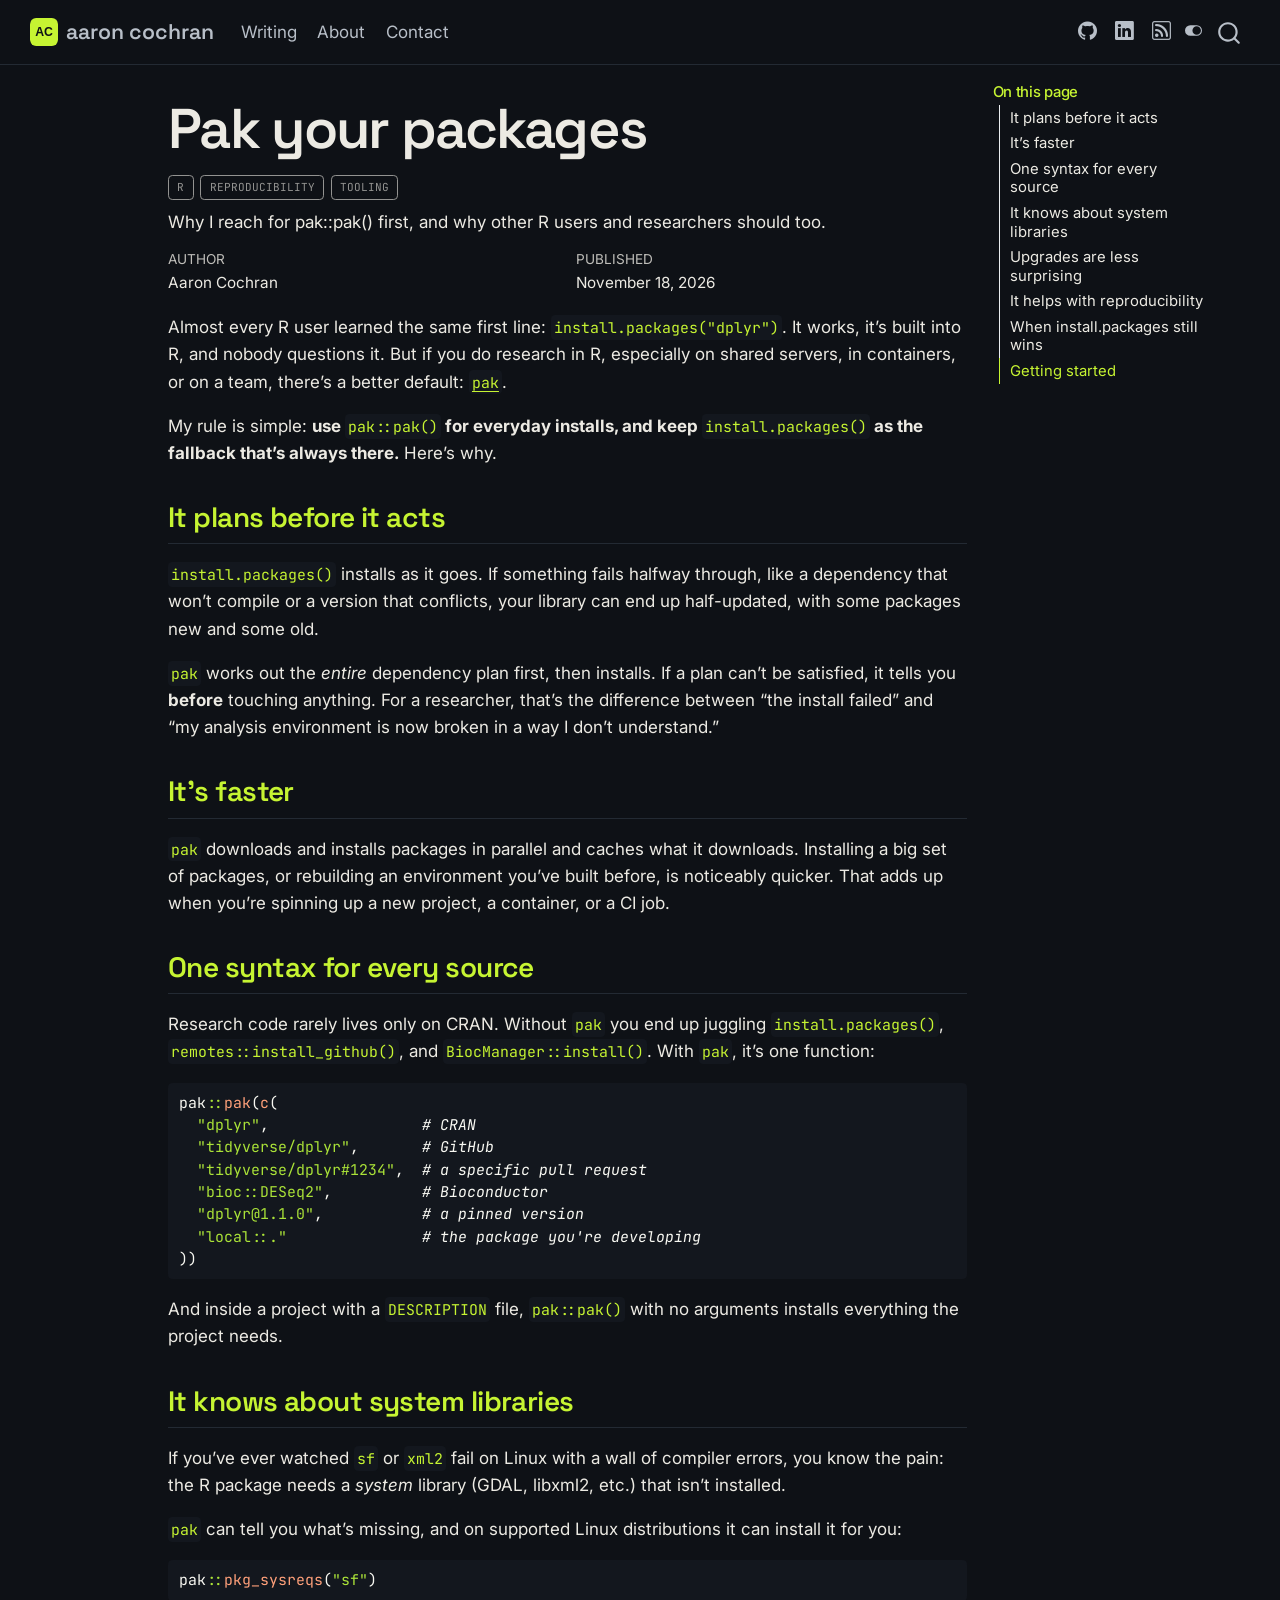
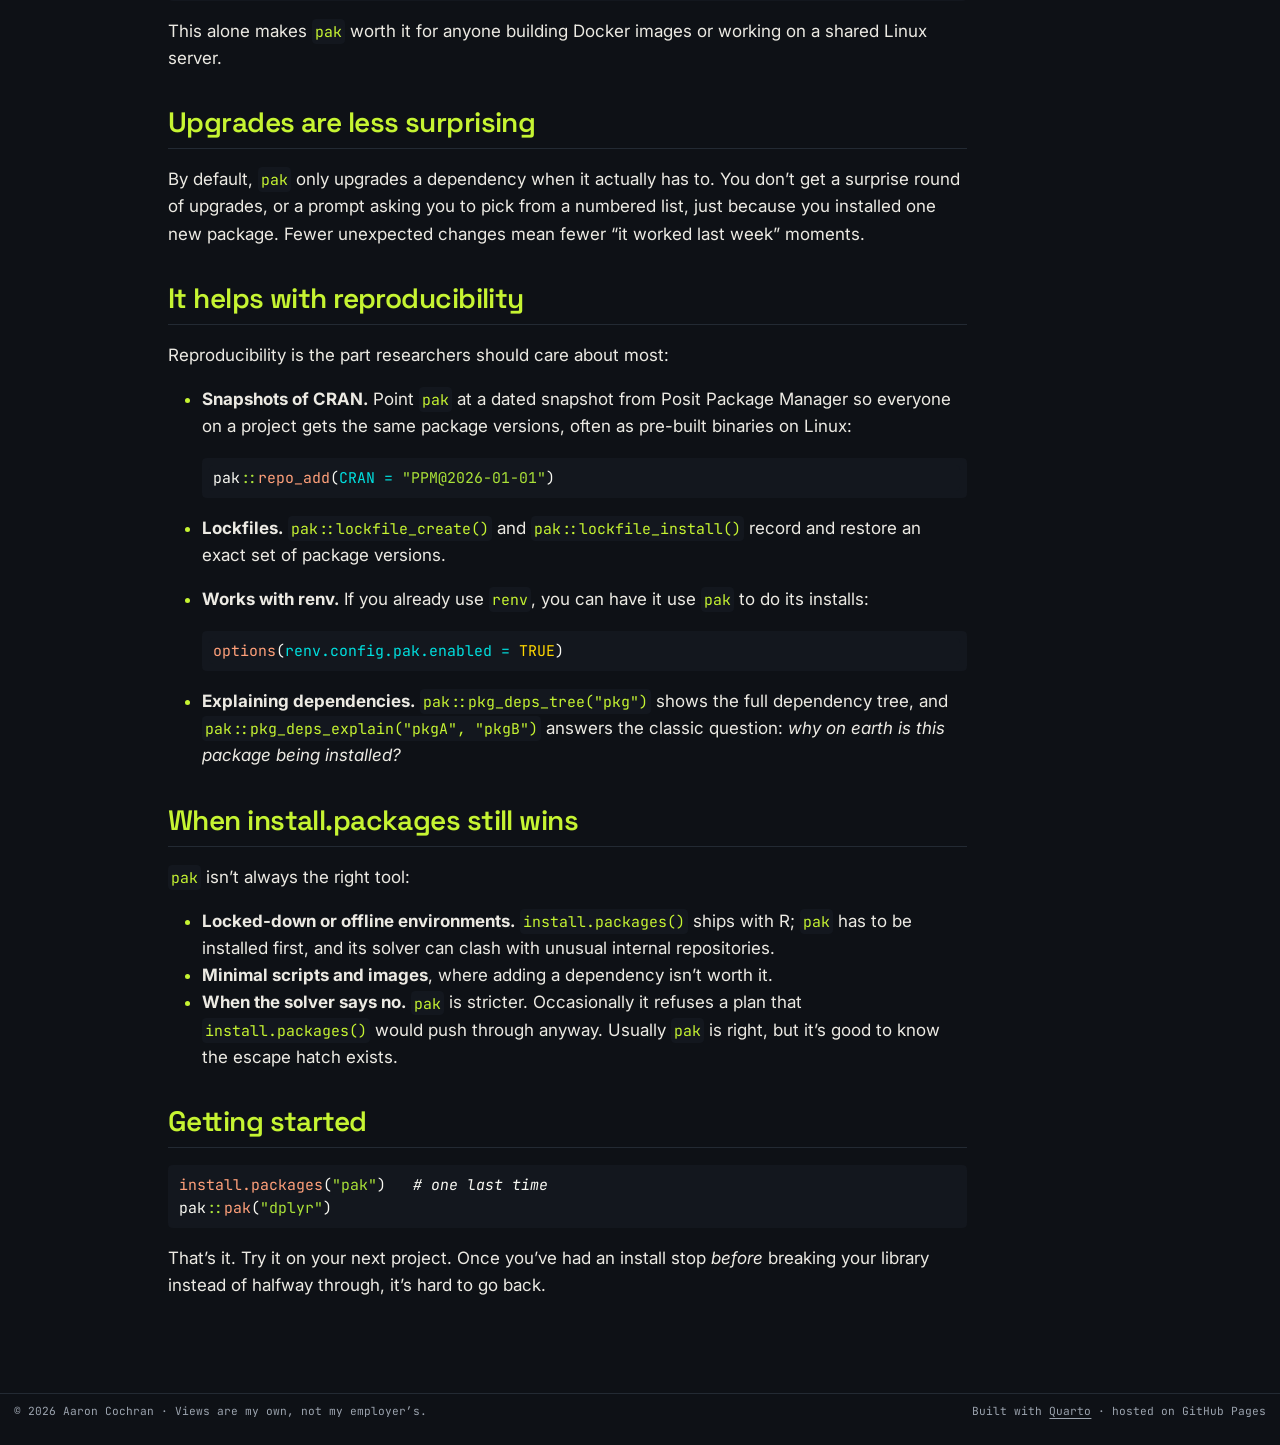
<file: posts/pak-your-packages/pak-over-install-packages.html>
<!DOCTYPE html>
<html xmlns="http://www.w3.org/1999/xhtml" lang="en" xml:lang="en"><head>

<meta charset="utf-8">
<meta name="generator" content="quarto-1.11.9">

<meta name="viewport" content="width=device-width, initial-scale=1.0, user-scalable=yes">

<meta name="author" content="Aaron Cochran">
<meta name="dcterms.date" content="2026-11-18">
<meta name="description" content="Why I reach for pak::pak() first, and why other R users and researchers should too.">

<title>Pak your packages – aaron cochran</title>
<style>
/* Default styles provided by pandoc.
** See https://pandoc.org/MANUAL.html#variables-for-html for config info.
*/
span.smallcaps{font-variant: small-caps;}
div.columns{display: flex; gap: 1.5em;}
div.column{flex: auto;}
@media screen {
div.columns{gap: min(4vw, 1.5em);}
div.column{overflow-x: auto;}
}
div.hanging-indent{margin-left: 1.5em; text-indent: -1.5em;}
ul.task-list{list-style: none;}
ul.task-list li input[type="checkbox"] {
  width: 0.8em;
  margin: 0 0.8em 0.2em -1em; /* quarto-specific, see https://github.com/quarto-dev/quarto-cli/issues/4556 */ 
  vertical-align: middle;
}
/* CSS for syntax highlighting */
html { -webkit-text-size-adjust: 100%; }
pre > code.sourceCode { white-space: pre; position: relative; }
pre > code.sourceCode > span { display: inline-block; line-height: 1.25; }
pre > code.sourceCode > span:empty { height: 1.2em; }
.sourceCode { overflow: visible; }
code.sourceCode > span { color: inherit; text-decoration: inherit; }
div.sourceCode { margin: 1em 0; }
pre.sourceCode { margin: 0; }
@media screen {
div.sourceCode { overflow: auto; }
}
@media print {
pre > code.sourceCode { white-space: pre-wrap; }
pre > code.sourceCode > span { text-indent: -5em; padding-left: 5em; }
}
pre.numberSource code
  { counter-reset: source-line 0; }
pre.numberSource code > span
  { position: relative; left: -4em; counter-increment: source-line; }
pre.numberSource code > span > a:first-child::before
  { content: counter(source-line);
    position: relative; left: -1em; text-align: right; vertical-align: baseline;
    border: none; display: inline-block;
    -webkit-touch-callout: none; -webkit-user-select: none;
    -khtml-user-select: none; -moz-user-select: none;
    -ms-user-select: none; user-select: none;
    padding: 0 4px; width: 4em;
  }
pre.numberSource { margin-left: 3em;  padding-left: 4px; }
div.sourceCode
  {   }
@media screen {
pre > code.sourceCode > span > a:first-child::before { text-decoration: underline; }
}
</style>


<script src="../../site_libs/quarto-nav/quarto-nav.js"></script>
<script src="../../site_libs/quarto-nav/headroom.min.js"></script>
<script src="../../site_libs/clipboard/clipboard.min.js"></script>
<script src="../../site_libs/quarto-search/autocomplete.umd.js"></script>
<script src="../../site_libs/quarto-search/fuse.min.js"></script>
<script src="../../site_libs/quarto-search/quarto-search.js"></script>
<meta name="quarto:offset" content="../../">
<link href="../../assets/favicon.svg" rel="icon" type="image/svg+xml">
<script src="../../site_libs/quarto-html/quarto.js" type="module"></script>
<script src="../../site_libs/quarto-html/tabsets/tabsets.js" type="module"></script>
<script src="../../site_libs/quarto-html/scrollable-regions/scrollable-regions.js" type="module"></script>
<script src="../../site_libs/quarto-html/popper.min.js"></script>
<script src="../../site_libs/quarto-html/tippy.umd.min.js"></script>
<script src="../../site_libs/quarto-html/anchor.min.js"></script>
<link href="../../site_libs/quarto-html/tippy.css" rel="stylesheet">
<link href="../../site_libs/quarto-html/quarto-syntax-highlighting-49c787a6c175d90e42264fbd7996148e.css" rel="stylesheet" class="quarto-color-scheme" id="quarto-text-highlighting-styles">
<link href="../../site_libs/quarto-html/quarto-syntax-highlighting-dark-d73632b6edfcf2cb5865c4f049755b27.css" rel="stylesheet" class="quarto-color-scheme quarto-color-alternate" id="quarto-text-highlighting-styles">
<script src="../../site_libs/bootstrap/bootstrap.min.js"></script>
<link href="../../site_libs/bootstrap/bootstrap-icons.css" rel="stylesheet">
<link href="../../site_libs/bootstrap/bootstrap-41c81e7cf8d83b0731275d962ed2c6b9.min.css" rel="stylesheet" append-hash="true" class="quarto-color-scheme" id="quarto-bootstrap" data-mode="light">
<link href="../../site_libs/bootstrap/bootstrap-dark-951e898c8ca68e3f0bb56faa7f8c3819.min.css" rel="stylesheet" append-hash="true" class="quarto-color-scheme quarto-color-alternate" id="quarto-bootstrap" data-mode="dark">
<script id="quarto-search-options" type="application/json">{
  "location": "navbar",
  "copy-button": false,
  "collapse-after": 3,
  "panel-placement": "end",
  "type": "overlay",
  "limit": 50,
  "keyboard-shortcut": [
    "f",
    "/",
    "s"
  ],
  "show-item-context": false,
  "language": {
    "search-no-results-text": "No results",
    "search-matching-documents-text": "matching documents",
    "search-copy-link-title": "Copy link to search",
    "search-hide-matches-text": "Hide additional matches",
    "search-more-match-text": "more match in this document",
    "search-more-matches-text": "more matches in this document",
    "search-clear-button-title": "Clear",
    "search-text-placeholder": "",
    "search-detached-cancel-button-title": "Cancel",
    "search-submit-button-title": "Submit",
    "search-label": "Search"
  }
}</script>
<style>html{ scroll-behavior: smooth; }</style>
<script data-goatcounter="https://hypnotoadie.goatcounter.com/count" async="" src="//gc.zgo.at/count.js"></script>


<meta property="og:title" content="Pak your packages – aaron cochran">
<meta property="og:description" content="Why I reach for pak::pak() first, and why other R users and researchers should too.">
<meta property="og:site_name" content="aaron cochran">
</head>

<body class="nav-fixed quarto-dark"><a id="quarto-skip-link" class="visually-hidden-focusable" href="#quarto-document-content">Skip to main content</a><script id="quarto-html-before-body" type="application/javascript">
    const toggleBodyColorMode = (bsSheetEl) => {
      const mode = bsSheetEl.getAttribute("data-mode");
      const bodyEl = window.document.querySelector("body");
      if (mode === "dark") {
        bodyEl.classList.add("quarto-dark");
        bodyEl.classList.remove("quarto-light");
      } else {
        bodyEl.classList.add("quarto-light");
        bodyEl.classList.remove("quarto-dark");
      }
    }
    const toggleBodyColorPrimary = () => {
      const bsSheetEl = window.document.querySelector("link#quarto-bootstrap:not([rel=disabled-stylesheet])");
      if (bsSheetEl) {
        toggleBodyColorMode(bsSheetEl);
      }
    }
    const setColorSchemeToggle = (alternate) => {
      const toggles = window.document.querySelectorAll('.quarto-color-scheme-toggle');
      for (let i=0; i < toggles.length; i++) {
        const toggle = toggles[i];
        if (toggle) {
          toggle.setAttribute("aria-checked", alternate ? "true" : "false");
          if (alternate) {
            toggle.classList.add("alternate");
          } else {
            toggle.classList.remove("alternate");
          }
        }
      }
    };
    const toggleColorMode = (alternate) => {
      // Switch the stylesheets
      const primaryStylesheets = window.document.querySelectorAll('link.quarto-color-scheme:not(.quarto-color-alternate)');
      const alternateStylesheets = window.document.querySelectorAll('link.quarto-color-scheme.quarto-color-alternate');
      manageTransitions('#quarto-margin-sidebar .nav-link', false);
      if (alternate) {
        // note: dark is layered on light, we don't disable primary!
        enableStylesheet(alternateStylesheets);
        for (const sheetNode of alternateStylesheets) {
          if (sheetNode.id === "quarto-bootstrap") {
            toggleBodyColorMode(sheetNode);
          }
        }
      } else {
        disableStylesheet(alternateStylesheets);
        enableStylesheet(primaryStylesheets)
        toggleBodyColorPrimary();
      }
      manageTransitions('#quarto-margin-sidebar .nav-link', true);
      // Switch the toggles
      setColorSchemeToggle(alternate)
    }
    // Hack to workaround the fact that safari doesn't
    // properly recolor the scrollbar when toggling (#1455).
    // Not run on load: stylesheets are set before first paint there, and
    // scrolling would undo the scroll to a URL fragment (#14973).
    // The one pixel nudge keeps the reader where they were.
    const refreshSafariScrollbar = () => {
      if (navigator.userAgent.indexOf('Safari') > 0 && navigator.userAgent.indexOf('Chrome') == -1) {
        manageTransitions("body", false);
        const scrollY = window.scrollY;
        window.scrollTo(0, scrollY > 0 ? scrollY - 1 : 1);
        setTimeout(() => {
          window.scrollTo(0, scrollY);
          manageTransitions("body", true);
        }, 40);
      }
    }
    const disableStylesheet = (stylesheets) => {
      for (let i=0; i < stylesheets.length; i++) {
        const stylesheet = stylesheets[i];
        stylesheet.rel = 'disabled-stylesheet';
      }
    }
    const enableStylesheet = (stylesheets) => {
      for (let i=0; i < stylesheets.length; i++) {
        const stylesheet = stylesheets[i];
        if(stylesheet.rel !== 'stylesheet') { // for Chrome, which will still FOUC without this check
          stylesheet.rel = 'stylesheet';
        }
      }
    }
    const manageTransitions = (selector, allowTransitions) => {
      const els = window.document.querySelectorAll(selector);
      for (let i=0; i < els.length; i++) {
        const el = els[i];
        if (allowTransitions) {
          el.classList.remove('notransition');
        } else {
          el.classList.add('notransition');
        }
      }
    }
    const isFileUrl = () => {
      return window.location.protocol === 'file:';
    }
    const hasAlternateSentinel = () => {
      let styleSentinel = getColorSchemeSentinel();
      if (styleSentinel !== null) {
        return styleSentinel === "alternate";
      } else {
        return false;
      }
    }
    const setStyleSentinel = (alternate) => {
      const value = alternate ? "alternate" : "default";
      if (!isFileUrl()) {
        window.localStorage.setItem("quarto-color-scheme", value);
      } else {
        localAlternateSentinel = value;
      }
    }
    const getColorSchemeSentinel = () => {
      if (!isFileUrl()) {
        const storageValue = window.localStorage.getItem("quarto-color-scheme");
        return storageValue != null ? storageValue : localAlternateSentinel;
      } else {
        return localAlternateSentinel;
      }
    }
    const toggleGiscusIfUsed = (isAlternate, darkModeDefault) => {
      const baseTheme = document.querySelector('#giscus-base-theme')?.value ?? 'light';
      const alternateTheme = document.querySelector('#giscus-alt-theme')?.value ?? 'dark';
      let newTheme = '';
      if(authorPrefersDark) {
        newTheme = isAlternate ? baseTheme : alternateTheme;
      } else {
        newTheme = isAlternate ? alternateTheme : baseTheme;
      }
      const changeGiscusTheme = () => {
        // From: https://github.com/giscus/giscus/issues/336
        const sendMessage = (message) => {
          const iframe = document.querySelector('iframe.giscus-frame');
          if (!iframe) return;
          iframe.contentWindow.postMessage({ giscus: message }, 'https://giscus.app');
        }
        sendMessage({
          setConfig: {
            theme: newTheme
          }
        });
      }
      const isGiscussLoaded = window.document.querySelector('iframe.giscus-frame') !== null;
      if (isGiscussLoaded) {
        changeGiscusTheme();
      }
    };
    const authorPrefersDark = true;
    const darkModeDefault = authorPrefersDark;
    let localAlternateSentinel = darkModeDefault ? 'alternate' : 'default';
    // Dark / light mode switch
    window.quartoToggleColorScheme = () => {
      // Read the current dark / light value
      let toAlternate = !hasAlternateSentinel();
      toggleColorMode(toAlternate);
      refreshSafariScrollbar();
      setStyleSentinel(toAlternate);
      toggleGiscusIfUsed(toAlternate, darkModeDefault);
      window.dispatchEvent(new Event('resize'));
    };
    // Switch to dark mode if need be
    if (hasAlternateSentinel()) {
      toggleColorMode(true);
    } else {
      toggleColorMode(false);
    }
  </script>

<div id="quarto-search-results"></div>
  <header id="quarto-header" class="headroom fixed-top">
    <nav class="navbar navbar-expand-lg " data-bs-theme="dark" aria-label="Site">
      <div class="navbar-container container-fluid">
      <div class="navbar-brand-container mx-auto">
    <a href="../../index.html" class="navbar-brand navbar-brand-logo">
    <img src="../../assets/favicon.svg" alt="AC monogram" class="navbar-logo light-content">
    <img src="../../assets/favicon.svg" alt="AC monogram" class="navbar-logo dark-content">
    </a>
    <a class="navbar-brand" href="../../index.html">
    <span class="navbar-title">aaron cochran</span>
    </a>
  </div>
          <button class="navbar-toggler" type="button" data-bs-toggle="collapse" data-bs-target="#navbarCollapse" aria-controls="navbarCollapse" aria-expanded="false" aria-label="Toggle navigation" onclick="if (window.quartoToggleHeadroom) { window.quartoToggleHeadroom(); }">
  <span class="navbar-toggler-icon"></span>
</button>
          <div class="collapse navbar-collapse" id="navbarCollapse">
            <ul class="navbar-nav navbar-nav-scroll me-auto">
  <li class="nav-item">
    <a class="nav-link" href="../../blog.html"> 
<span class="menu-text">Writing</span></a>
  </li>  
  <li class="nav-item">
    <a class="nav-link" href="../../about.html"> 
<span class="menu-text">About</span></a>
  </li>  
  <li class="nav-item">
    <a class="nav-link" href="../../contact.html"> 
<span class="menu-text">Contact</span></a>
  </li>  
</ul>
            <ul class="navbar-nav navbar-nav-scroll ms-auto">
  <li class="nav-item compact">
    <a class="nav-link" href="https://github.com/hypnotoadie"> <i class="bi bi-github" role="img" aria-label="GitHub profile">
</i> 
<span class="menu-text"></span></a>
  </li>  
  <li class="nav-item compact">
    <a class="nav-link" href="https://www.linkedin.com/in/aaroncochran/"> <i class="bi bi-linkedin" role="img" aria-label="LinkedIn profile">
</i> 
<span class="menu-text"></span></a>
  </li>  
  <li class="nav-item compact">
    <a class="nav-link" href="../../blog.xml"> <i class="bi bi-rss" role="img" aria-label="RSS feed">
</i> 
<span class="menu-text"></span></a>
  </li>  
</ul>
          </div> <!-- /navcollapse -->
            <div class="quarto-navbar-tools">
  <button type="button" role="switch" aria-checked="false" class="quarto-color-scheme-toggle quarto-navigation-tool  px-1" onclick="window.quartoToggleColorScheme(); return false;" title="Toggle dark mode" aria-label="Toggle dark mode"><i class="bi"></i></button>
</div>
            <div id="quarto-search" class="" title="Search"></div>
      </div> <!-- /container-fluid -->
    </nav>
</header>
<!-- content -->
<div id="quarto-content" class="quarto-container page-columns page-rows-contents page-layout-article page-navbar">
<!-- sidebar -->
<!-- margin-sidebar -->
    <div id="quarto-margin-sidebar" class="sidebar margin-sidebar">
        <nav id="TOC" role="doc-toc" aria-labelledby="toc-title" class="toc-active">
    <h2 id="toc-title">On this page</h2>
   
  <ul>
  <li><a href="#it-plans-before-it-acts" id="toc-it-plans-before-it-acts" class="nav-link active" data-scroll-target="#it-plans-before-it-acts">It plans before it acts</a></li>
  <li><a href="#its-faster" id="toc-its-faster" class="nav-link" data-scroll-target="#its-faster">It’s faster</a></li>
  <li><a href="#one-syntax-for-every-source" id="toc-one-syntax-for-every-source" class="nav-link" data-scroll-target="#one-syntax-for-every-source">One syntax for every source</a></li>
  <li><a href="#it-knows-about-system-libraries" id="toc-it-knows-about-system-libraries" class="nav-link" data-scroll-target="#it-knows-about-system-libraries">It knows about system libraries</a></li>
  <li><a href="#upgrades-are-less-surprising" id="toc-upgrades-are-less-surprising" class="nav-link" data-scroll-target="#upgrades-are-less-surprising">Upgrades are less surprising</a></li>
  <li><a href="#it-helps-with-reproducibility" id="toc-it-helps-with-reproducibility" class="nav-link" data-scroll-target="#it-helps-with-reproducibility">It helps with reproducibility</a></li>
  <li><a href="#when-install.packages-still-wins" id="toc-when-install.packages-still-wins" class="nav-link" data-scroll-target="#when-install.packages-still-wins">When install.packages still wins</a></li>
  <li><a href="#getting-started" id="toc-getting-started" class="nav-link" data-scroll-target="#getting-started">Getting started</a></li>
  </ul>
</nav>
    </div>
<!-- main -->
<main class="content" id="quarto-document-content" tabindex="-1">


<header id="title-block-header" class="quarto-title-block default">
<div class="quarto-title">
<h1 class="title">Pak your packages</h1>
  <div class="quarto-categories">
    <div class="quarto-category">R</div>
    <div class="quarto-category">reproducibility</div>
    <div class="quarto-category">tooling</div>
  </div>
  </div>

<div>
  <div class="description">
    Why I reach for pak::pak() first, and why other R users and researchers should too.
  </div>
</div>


<div class="quarto-title-meta">

    <div>
    <div class="quarto-title-meta-heading">Author</div>
    <div class="quarto-title-meta-contents">
             <p>Aaron Cochran </p>
          </div>
  </div>
    
    <div>
    <div class="quarto-title-meta-heading">Published</div>
    <div class="quarto-title-meta-contents">
      <p class="date">November 18, 2026</p>
    </div>
  </div>
  
    
  </div>
  


</header>


<p>Almost every R user learned the same first line: <code>install.packages("dplyr")</code>. It works, it’s built into R, and nobody questions it. But if you do research in R, especially on shared servers, in containers, or on a team, there’s a better default: <a href="https://pak.r-lib.org/"><code>pak</code></a>.</p>
<p>My rule is simple: <strong>use <code>pak::pak()</code> for everyday installs, and keep <code>install.packages()</code> as the fallback that’s always there.</strong> Here’s why.</p>
<section id="it-plans-before-it-acts" class="level2">
<h2 class="anchored" data-anchor-id="it-plans-before-it-acts">It plans before it acts</h2>
<p><code>install.packages()</code> installs as it goes. If something fails halfway through, like a dependency that won’t compile or a version that conflicts, your library can end up half-updated, with some packages new and some old.</p>
<p><code>pak</code> works out the <em>entire</em> dependency plan first, then installs. If a plan can’t be satisfied, it tells you <strong>before</strong> touching anything. For a researcher, that’s the difference between “the install failed” and “my analysis environment is now broken in a way I don’t understand.”</p>
</section>
<section id="its-faster" class="level2">
<h2 class="anchored" data-anchor-id="its-faster">It’s faster</h2>
<p><code>pak</code> downloads and installs packages in parallel and caches what it downloads. Installing a big set of packages, or rebuilding an environment you’ve built before, is noticeably quicker. That adds up when you’re spinning up a new project, a container, or a CI job.</p>
</section>
<section id="one-syntax-for-every-source" class="level2">
<h2 class="anchored" data-anchor-id="one-syntax-for-every-source">One syntax for every source</h2>
<p>Research code rarely lives only on CRAN. Without <code>pak</code> you end up juggling <code>install.packages()</code>, <code>remotes::install_github()</code>, and <code>BiocManager::install()</code>. With <code>pak</code>, it’s one function:</p>
<div class="code-copy-outer-scaffold"><div class="sourceCode" id="cb1"><pre class="sourceCode r code-with-copy"><code class="sourceCode r"><span id="cb1-1"><a href="#cb1-1" aria-hidden="true" tabindex="-1"></a>pak<span class="sc">::</span><span class="fu">pak</span>(<span class="fu">c</span>(</span>
<span id="cb1-2"><a href="#cb1-2" aria-hidden="true" tabindex="-1"></a>  <span class="st">"dplyr"</span>,                 <span class="co"># CRAN</span></span>
<span id="cb1-3"><a href="#cb1-3" aria-hidden="true" tabindex="-1"></a>  <span class="st">"tidyverse/dplyr"</span>,       <span class="co"># GitHub</span></span>
<span id="cb1-4"><a href="#cb1-4" aria-hidden="true" tabindex="-1"></a>  <span class="st">"tidyverse/dplyr#1234"</span>,  <span class="co"># a specific pull request</span></span>
<span id="cb1-5"><a href="#cb1-5" aria-hidden="true" tabindex="-1"></a>  <span class="st">"bioc::DESeq2"</span>,          <span class="co"># Bioconductor</span></span>
<span id="cb1-6"><a href="#cb1-6" aria-hidden="true" tabindex="-1"></a>  <span class="st">"dplyr@1.1.0"</span>,           <span class="co"># a pinned version</span></span>
<span id="cb1-7"><a href="#cb1-7" aria-hidden="true" tabindex="-1"></a>  <span class="st">"local::."</span>               <span class="co"># the package you're developing</span></span>
<span id="cb1-8"><a href="#cb1-8" aria-hidden="true" tabindex="-1"></a>))</span></code></pre></div><button title="Copy to Clipboard" class="code-copy-button"><i class="bi"></i></button></div>
<p>And inside a project with a <code>DESCRIPTION</code> file, <code>pak::pak()</code> with no arguments installs everything the project needs.</p>
</section>
<section id="it-knows-about-system-libraries" class="level2">
<h2 class="anchored" data-anchor-id="it-knows-about-system-libraries">It knows about system libraries</h2>
<p>If you’ve ever watched <code>sf</code> or <code>xml2</code> fail on Linux with a wall of compiler errors, you know the pain: the R package needs a <em>system</em> library (GDAL, libxml2, etc.) that isn’t installed.</p>
<p><code>pak</code> can tell you what’s missing, and on supported Linux distributions it can install it for you:</p>
<div class="code-copy-outer-scaffold"><div class="sourceCode" id="cb2"><pre class="sourceCode r code-with-copy"><code class="sourceCode r"><span id="cb2-1"><a href="#cb2-1" aria-hidden="true" tabindex="-1"></a>pak<span class="sc">::</span><span class="fu">pkg_sysreqs</span>(<span class="st">"sf"</span>)</span></code></pre></div><button title="Copy to Clipboard" class="code-copy-button"><i class="bi"></i></button></div>
<p>This alone makes <code>pak</code> worth it for anyone building Docker images or working on a shared Linux server.</p>
</section>
<section id="upgrades-are-less-surprising" class="level2">
<h2 class="anchored" data-anchor-id="upgrades-are-less-surprising">Upgrades are less surprising</h2>
<p>By default, <code>pak</code> only upgrades a dependency when it actually has to. You don’t get a surprise round of upgrades, or a prompt asking you to pick from a numbered list, just because you installed one new package. Fewer unexpected changes mean fewer “it worked last week” moments.</p>
</section>
<section id="it-helps-with-reproducibility" class="level2">
<h2 class="anchored" data-anchor-id="it-helps-with-reproducibility">It helps with reproducibility</h2>
<p>Reproducibility is the part researchers should care about most:</p>
<ul>
<li><p><strong>Snapshots of CRAN.</strong> Point <code>pak</code> at a dated snapshot from Posit Package Manager so everyone on a project gets the same package versions, often as pre-built binaries on Linux:</p>
<div class="code-copy-outer-scaffold"><div class="sourceCode" id="cb3"><pre class="sourceCode r code-with-copy"><code class="sourceCode r"><span id="cb3-1"><a href="#cb3-1" aria-hidden="true" tabindex="-1"></a>pak<span class="sc">::</span><span class="fu">repo_add</span>(<span class="at">CRAN =</span> <span class="st">"PPM@2026-01-01"</span>)</span></code></pre></div><button title="Copy to Clipboard" class="code-copy-button"><i class="bi"></i></button></div></li>
<li><p><strong>Lockfiles.</strong> <code>pak::lockfile_create()</code> and <code>pak::lockfile_install()</code> record and restore an exact set of package versions.</p></li>
<li><p><strong>Works with renv.</strong> If you already use <code>renv</code>, you can have it use <code>pak</code> to do its installs:</p>
<div class="code-copy-outer-scaffold"><div class="sourceCode" id="cb4"><pre class="sourceCode r code-with-copy"><code class="sourceCode r"><span id="cb4-1"><a href="#cb4-1" aria-hidden="true" tabindex="-1"></a><span class="fu">options</span>(<span class="at">renv.config.pak.enabled =</span> <span class="cn">TRUE</span>)</span></code></pre></div><button title="Copy to Clipboard" class="code-copy-button"><i class="bi"></i></button></div></li>
<li><p><strong>Explaining dependencies.</strong> <code>pak::pkg_deps_tree("pkg")</code> shows the full dependency tree, and <code>pak::pkg_deps_explain("pkgA", "pkgB")</code> answers the classic question: <em>why on earth is this package being installed?</em></p></li>
</ul>
</section>
<section id="when-install.packages-still-wins" class="level2">
<h2 class="anchored" data-anchor-id="when-install.packages-still-wins">When install.packages still wins</h2>
<p><code>pak</code> isn’t always the right tool:</p>
<ul>
<li><strong>Locked-down or offline environments.</strong> <code>install.packages()</code> ships with R; <code>pak</code> has to be installed first, and its solver can clash with unusual internal repositories.</li>
<li><strong>Minimal scripts and images</strong>, where adding a dependency isn’t worth it.</li>
<li><strong>When the solver says no.</strong> <code>pak</code> is stricter. Occasionally it refuses a plan that <code>install.packages()</code> would push through anyway. Usually <code>pak</code> is right, but it’s good to know the escape hatch exists.</li>
</ul>
</section>
<section id="getting-started" class="level2">
<h2 class="anchored" data-anchor-id="getting-started">Getting started</h2>
<div class="code-copy-outer-scaffold"><div class="sourceCode" id="cb5"><pre class="sourceCode r code-with-copy"><code class="sourceCode r"><span id="cb5-1"><a href="#cb5-1" aria-hidden="true" tabindex="-1"></a><span class="fu">install.packages</span>(<span class="st">"pak"</span>)   <span class="co"># one last time</span></span>
<span id="cb5-2"><a href="#cb5-2" aria-hidden="true" tabindex="-1"></a>pak<span class="sc">::</span><span class="fu">pak</span>(<span class="st">"dplyr"</span>)</span></code></pre></div><button title="Copy to Clipboard" class="code-copy-button"><i class="bi"></i></button></div>
<p>That’s it. Try it on your next project. Once you’ve had an install stop <em>before</em> breaking your library instead of halfway through, it’s hard to go back.</p>


</section>

</main> <!-- /main -->
<script>
// Reveal-on-click email: the address is never present in the page source
// as one string, which keeps most scrapers from harvesting it.
(function () {
  var user = ['aaroncochran'];
  var host = ['mailfence', 'com'].join('.');
  function fill() {
    var addr = user + '@' + host;
    document.querySelectorAll('[data-ac-mail]').forEach(function (a) {
      a.href = 'mailto:' + addr;
      a.textContent = addr;
    });
  }
  document.addEventListener('click', function (e) {
    var btn = e.target.closest('[data-ac-contact]');
    if (!btn) return;
    var panel = document.getElementById(btn.getAttribute('aria-controls'));
    if (!panel) return;
    var open = panel.hasAttribute('hidden');
    if (open) { fill(); panel.removeAttribute('hidden'); } else { panel.setAttribute('hidden', ''); }
    btn.setAttribute('aria-expanded', open ? 'true' : 'false');
  });
})();
</script>
<script id="quarto-html-after-body" type="application/javascript">
  window.document.addEventListener("DOMContentLoaded", function (event) {
    // Ensure there is a toggle, if there isn't float one in the top right
    if (window.document.querySelector('.quarto-color-scheme-toggle') === null) {
      const toggle = window.document.createElement('button');
      toggle.type = "button";
      toggle.setAttribute("role", "switch");
      toggle.setAttribute("aria-checked", "false");
      toggle.classList.add('top-right');
      toggle.classList.add('quarto-color-scheme-toggle');
      toggle.setAttribute("aria-label", "Toggle dark mode");
      toggle.onclick = function() { try { window.quartoToggleColorScheme(); } catch {} return false; };
      const i = window.document.createElement("i");
      i.classList.add('bi');
      toggle.appendChild(i);
      // Put the toggle in a landmark of its own, so that landmark navigation
      // can reach it.
      //
      // The container is always a fresh direct child of body, and the toggle is
      // never moved into page furniture that the theme or the author controls.
      // The toggle is positioned against the page, so any ancestor that
      // establishes a containing block captures it: a positioned element or a
      // grid for position: absolute, and transform, filter, will-change or
      // contain for position: fixed. A direct child of body has none of these
      // to inherit, and the shift when one appears is silent and visual.
      //
      // ARIA says a document should have at most one banner, and axe reports a
      // duplicate whether or not the banners carry distinct labels. So use a
      // header when the page has no banner yet, and a named region otherwise.
      //
      // A header is a banner wherever it sits, unless it is inside sectioning
      // content, so this cannot just look at the children of body: a custom
      // page layout wraps the title block header in a plain div. An explicit
      // role="banner" always counts.
      const sectioning = 'article, aside, main, nav, section, [role="article"], [role="complementary"], [role="main"], [role="navigation"], [role="region"]';
      const hasBanner = Array.from(
        window.document.querySelectorAll('header:not([role]), [role="banner"]')
      ).some(function(el) {
        return el.hasAttribute("role") || el.closest(sectioning) === null;
      });
      const container = window.document.createElement(hasBanner ? "div" : "header");
      if (hasBanner) {
        container.setAttribute("role", "region");
        container.setAttribute("aria-label", "Toggle dark mode");
      }
      container.classList.add('quarto-color-scheme-toggle-container');
      container.appendChild(toggle);
      window.document.body.appendChild(container);
    }
    setColorSchemeToggle(hasAlternateSentinel())
    const icon = "";
    const anchorJS = new window.AnchorJS();
    anchorJS.options = {
      placement: 'right',
      icon: icon
    };
    anchorJS.add('.anchored');
    const isCodeAnnotation = (el) => {
      for (const clz of el.classList) {
        if (clz.startsWith('code-annotation-')) {                     
          return true;
        }
      }
      return false;
    }
    const onCopySuccess = function(e) {
      // button target
      const button = e.trigger;
      // don't keep focus
      button.blur();
      // flash "checked"
      button.classList.add('code-copy-button-checked');
      var currentTitle = button.getAttribute("title");
      button.setAttribute("title", "Copied!");
      let tooltip;
      if (window.bootstrap) {
        button.setAttribute("data-bs-toggle", "tooltip");
        button.setAttribute("data-bs-placement", "left");
        button.setAttribute("data-bs-title", "Copied!");
        tooltip = new bootstrap.Tooltip(button, 
          { trigger: "manual", 
            customClass: "code-copy-button-tooltip",
            offset: [0, -8]});
        tooltip.show();    
      }
      setTimeout(function() {
        if (tooltip) {
          tooltip.hide();
          button.removeAttribute("data-bs-title");
          button.removeAttribute("data-bs-toggle");
          button.removeAttribute("data-bs-placement");
        }
        button.setAttribute("title", currentTitle);
        button.classList.remove('code-copy-button-checked');
      }, 1000);
      // clear code selection
      e.clearSelection();
    }
    const getTextToCopy = function(trigger) {
      const outerScaffold = trigger.parentElement.cloneNode(true);
      const codeEl = outerScaffold.querySelector('code');
      for (const childEl of codeEl.children) {
        if (isCodeAnnotation(childEl)) {
          childEl.remove();
        }
      }
      return codeEl.innerText;
    }
    const clipboard = new window.ClipboardJS('.code-copy-button:not([data-in-quarto-modal])', {
      text: getTextToCopy
    });
    clipboard.on('success', onCopySuccess);
    if (window.document.getElementById('quarto-embedded-source-code-modal')) {
      const clipboardModal = new window.ClipboardJS('.code-copy-button[data-in-quarto-modal]', {
        text: getTextToCopy,
        container: window.document.getElementById('quarto-embedded-source-code-modal')
      });
      clipboardModal.on('success', onCopySuccess);
    }
      var localhostRegex = new RegExp(/^(?:http|https):\/\/localhost\:?[0-9]*\//);
      var mailtoRegex = new RegExp(/^mailto:/);
        var filterRegex = new RegExp("https:\/\/hypnotoadie\.github\.io");
      const newWindowLabel = "(opens in a new tab)";
      const newWindowNoteId = "quarto-ext-newwindow-label";
      // Links reference one hidden label through aria-describedby, so the
      // announcement never changes their accessible name.
      var describeNewWindow = (link) => {
        if (!window.document.getElementById(newWindowNoteId)) {
          var newWindowNote = window.document.createElement("span");
          newWindowNote.id = newWindowNoteId;
          newWindowNote.hidden = true;
          newWindowNote.textContent = newWindowLabel;
          window.document.body.appendChild(newWindowNote);
        }
        var describedBy = (link.getAttribute("aria-describedby") || "").split(/\s+/).filter(Boolean);
        if (!describedBy.includes(newWindowNoteId)) {
          describedBy.push(newWindowNoteId);
          link.setAttribute("aria-describedby", describedBy.join(" "));
        }
      }
      var isInternal = (href) => {
          return filterRegex.test(href) || localhostRegex.test(href) || mailtoRegex.test(href);
      }
      // Inspect non-navigation links and adorn them if external
      window.quartoDecorateExternalLinks = function (root) {
     var links = (root || window.document).querySelectorAll('a[href]:not(.nav-link):not(.navbar-brand):not(.toc-action):not(.sidebar-link):not(.sidebar-item-toggle):not(.pagination-link):not(.no-external):not([aria-hidden]):not(.dropdown-item):not(.quarto-navigation-tool):not(.about-link)');
      for (var i=0; i<links.length; i++) {
        const link = links[i];
        if (!isInternal(link.href)) {
          // undo the damage that might have been done by quarto-nav.js in the case of
          // links that we want to consider external
          if (link.dataset.originalHref !== undefined) {
            link.href = link.dataset.originalHref;
          }
            // target, if specified
            link.setAttribute("target", "_blank");
            if (link.getAttribute("rel") === null) {
              link.setAttribute("rel", "noopener");
            }
            describeNewWindow(link);
          if (!link.classList.contains('no-external-icon')) {
          }
        }
      }
      };
      window.quartoDecorateExternalLinks(window.document);
    // Esc closes the popup (WCAG 1.4.13) and focus leaving both trigger and
    // popup closes it (WCAG 2.4.11); tippy handles neither for interactive popups.
    const hideOnEscAndFocusOut = {
      name: 'hideOnEscAndFocusOut',
      defaultValue: true,
      fn(instance) {
        const dismiss = () => {
          // A show scheduled by the trigger delay would otherwise reopen it
          instance.clearDelayTimeouts();
          instance.hide();
        };
        const onKeyDown = (event) => {
          if (event.key !== 'Escape') {
            return;
          }
          // Keep Esc from also reaching page handlers (e.g. reveal.js overview),
          // except an open reveal.js slide menu, which Esc should close too.
          // The menu handles keys only when its keyboard option is on.
          const menuHandlesEsc = window.Reveal?.getPlugin?.('menu')?.isOpen() &&
            window.Reveal.getConfig().menu?.keyboard !== false;
          if (!menuHandlesEsc) {
            event.stopPropagation();
          }
          if (instance.popper.contains(window.document.activeElement)) {
            // Disabled while refocusing so the focus trigger does not reopen it
            instance.disable();
            instance.reference.focus();
            instance.enable();
          }
          dismiss();
        };
        const onFocusOut = (event) => {
          const target = event.relatedTarget;
          if (target && !instance.reference.contains(target) &&
              !instance.popper.contains(target)) {
            dismiss();
          }
        };
        // On the trigger too: a click trigger (code-annotations: select) has no
        // blur handling. Attached for the instance's lifetime so leaving the
        // trigger also cancels a show still pending on the trigger delay.
        instance.reference.addEventListener('focusout', onFocusOut);
        return {
          onShow() {
            window.document.addEventListener('keydown', onKeyDown, true);
            instance.popper.addEventListener('focusout', onFocusOut);
          },
          onHide() {
            window.document.removeEventListener('keydown', onKeyDown, true);
            instance.popper.removeEventListener('focusout', onFocusOut);
          },
          onDestroy() {
            instance.reference.removeEventListener('focusout', onFocusOut);
          },
        };
      },
    };
    function tippyHover(el, contentFn, onTriggerFn, onUntriggerFn) {
      const config = {
        allowHTML: true,
        maxWidth: 500,
        delay: 100,
        arrow: false,
        appendTo: function(el) {
            return el.parentElement;
        },
        interactive: true,
        interactiveBorder: 10,
        theme: 'quarto',
        placement: 'bottom-start',
        plugins: [hideOnEscAndFocusOut],
      };
      if (contentFn) {
        config.content = contentFn;
      }
      if (onTriggerFn) {
        config.onTrigger = onTriggerFn;
      }
      if (onUntriggerFn) {
        config.onUntrigger = onUntriggerFn;
      }
      window.tippy(el, config); 
    }
    const noterefs = window.document.querySelectorAll('a[role="doc-noteref"]');
    for (var i=0; i<noterefs.length; i++) {
      const ref = noterefs[i];
      tippyHover(ref, function() {
        // use id or data attribute instead here
        let href = ref.getAttribute('data-footnote-href') || ref.getAttribute('href');
        try { href = new URL(href).hash; } catch {}
        const id = href.replace(/^#\/?/, "");
        const note = window.document.getElementById(id);
        if (note) {
          return note.innerHTML;
        } else {
          return "";
        }
      });
    }
    const xrefs = window.document.querySelectorAll('a.quarto-xref');
    const processXRef = (id, note) => {
      // Strip column container classes
      const stripColumnClz = (el) => {
        el.classList.remove("page-full", "page-columns");
        if (el.children) {
          for (const child of el.children) {
            stripColumnClz(child);
          }
        }
      }
      stripColumnClz(note)
      if (id === null || id.startsWith('sec-')) {
        // Special case sections, only their first couple elements
        const container = document.createElement("div");
        if (note.children && note.children.length > 2) {
          container.appendChild(note.children[0].cloneNode(true));
          for (let i = 1; i < note.children.length; i++) {
            const child = note.children[i];
            if (child.tagName === "P" && child.innerText === "") {
              continue;
            } else {
              container.appendChild(child.cloneNode(true));
              break;
            }
          }
          if (window.Quarto?.typesetMath) {
            window.Quarto.typesetMath(container);
          }
          return container.innerHTML
        } else {
          if (window.Quarto?.typesetMath) {
            window.Quarto.typesetMath(note);
          }
          return note.innerHTML;
        }
      } else {
        // Remove any anchor links if they are present
        const anchorLink = note.querySelector('a.anchorjs-link');
        if (anchorLink) {
          anchorLink.remove();
        }
        if (window.Quarto?.typesetMath) {
          window.Quarto.typesetMath(note);
        }
        if (note.classList.contains("callout")) {
          return note.outerHTML;
        } else {
          return note.innerHTML;
        }
      }
    }
    for (var i=0; i<xrefs.length; i++) {
      const xref = xrefs[i];
      tippyHover(xref, undefined, function(instance) {
        instance.disable();
        let url = xref.getAttribute('href');
        let hash = undefined; 
        if (url.startsWith('#')) {
          hash = url;
        } else {
          try { hash = new URL(url).hash; } catch {}
        }
        if (hash) {
          const id = hash.replace(/^#\/?/, "");
          const note = window.document.getElementById(id);
          if (note !== null) {
            try {
              const html = processXRef(id, note.cloneNode(true));
              instance.setContent(html);
            } finally {
              instance.enable();
              instance.show();
            }
          } else {
            // See if we can fetch this
            fetch(url.split('#')[0])
            .then(res => res.text())
            .then(html => {
              const parser = new DOMParser();
              const htmlDoc = parser.parseFromString(html, "text/html");
              const note = htmlDoc.getElementById(id);
              if (note !== null) {
                const html = processXRef(id, note);
                instance.setContent(html);
              } 
            }).finally(() => {
              instance.enable();
              instance.show();
            });
          }
        } else {
          // See if we can fetch a full url (with no hash to target)
          // This is a special case and we should probably do some content thinning / targeting
          fetch(url)
          .then(res => res.text())
          .then(html => {
            const parser = new DOMParser();
            const htmlDoc = parser.parseFromString(html, "text/html");
            const note = htmlDoc.querySelector('main.content');
            if (note !== null) {
              // This should only happen for chapter cross references
              // (since there is no id in the URL)
              // remove the first header
              if (note.children.length > 0 && note.children[0].tagName === "HEADER") {
                note.children[0].remove();
              }
              const html = processXRef(null, note);
              instance.setContent(html);
            } 
          }).finally(() => {
            instance.enable();
            instance.show();
          });
        }
      }, function(instance) {
      });
    }
        let selectedAnnoteEl;
        const selectorForAnnotation = ( cell, annotation) => {
          let cellAttr = 'data-code-cell="' + cell + '"';
          let lineAttr = 'data-code-annotation="' +  annotation + '"';
          const selector = 'span[' + cellAttr + '][' + lineAttr + ']';
          return selector;
        }
        const selectCodeLines = (annoteEl) => {
          const doc = window.document;
          const targetCell = annoteEl.getAttribute("data-target-cell");
          const targetAnnotation = annoteEl.getAttribute("data-target-annotation");
          const annoteSpan = window.document.querySelector(selectorForAnnotation(targetCell, targetAnnotation));
          const lines = annoteSpan.getAttribute("data-code-lines").split(",");
          const lineIds = lines.map((line) => {
            return targetCell + "-" + line;
          })
          // Each band is positioned against its own containing block, which is
          // not the offsetParent of the lines, so place it from client rects.
          const placeBand = (band, firstEl, lastEl, codeBlock) => {
            const container = band.offsetParent;
            if (container === null) {
              return;
            }
            const containerRect = container.getBoundingClientRect();
            // Reveal.js scales slides with a transform, so convert client
            // pixels back to the CSS pixels of the container.
            const scale = containerRect.height / container.offsetHeight || 1;
            const firstRect = firstEl.getBoundingClientRect();
            const lastRect = lastEl.getBoundingClientRect();
            const top = (firstRect.top - containerRect.top) / scale - container.clientTop + container.scrollTop;
            const height = (lastRect.bottom - firstRect.top) / scale;
            band.style.top = top - 2 + "px";
            band.style.height = height + 4 + "px";
            if (codeBlock) {
              // Without the copy button wrapper, the containing block is wider
              // than the code block, so span the code block explicitly.
              const blockRect = codeBlock.getBoundingClientRect();
              band.style.left = (blockRect.left - containerRect.left) / scale - container.clientLeft + container.scrollLeft + "px";
              band.style.width = blockRect.width / scale + "px";
            }
          };
          if (lineIds.length > 0) {
            const el = window.document.getElementById(lineIds[0]);
            const lastEl = window.document.getElementById(lineIds[lineIds.length - 1]);
            const parent = el.parentElement.parentElement;
            // cook up a div (if necessary) and position it
            let div = window.document.getElementById("code-annotation-line-highlight");
            if (div === null) {
              div = window.document.createElement("div");
              div.setAttribute("id", "code-annotation-line-highlight");
              div.style.position = 'absolute';
              parent.appendChild(div);
            }
            placeBand(div, el, lastEl, parent.closest("div.sourceCode") || parent);
            let gutterDiv = window.document.getElementById("code-annotation-line-highlight-gutter");
            if (gutterDiv === null) {
              gutterDiv = window.document.createElement("div");
              gutterDiv.setAttribute("id", "code-annotation-line-highlight-gutter");
              gutterDiv.style.position = 'absolute';
              const codeCell = window.document.getElementById(targetCell);
              const gutter = codeCell.querySelector('.code-annotation-gutter');
              gutter.appendChild(gutterDiv);
            }
            placeBand(gutterDiv, el, lastEl);
            selectedAnnoteEl = annoteEl;
          }
        };
        const unselectCodeLines = () => {
          const elementsIds = ["code-annotation-line-highlight", "code-annotation-line-highlight-gutter"];
          elementsIds.forEach((elId) => {
            const div = window.document.getElementById(elId);
            if (div) {
              div.remove();
            }
          });
          selectedAnnoteEl = undefined;
        };
          // Handle positioning of the toggle
      window.addEventListener(
        "resize",
        throttle(() => {
          elRect = undefined;
          if (selectedAnnoteEl) {
            selectCodeLines(selectedAnnoteEl);
          }
        }, 10)
      );
      function throttle(fn, ms) {
      let throttle = false;
      let timer;
        return (...args) => {
          if(!throttle) { // first call gets through
              fn.apply(this, args);
              throttle = true;
          } else { // all the others get throttled
              if(timer) clearTimeout(timer); // cancel #2
              timer = setTimeout(() => {
                fn.apply(this, args);
                timer = throttle = false;
              }, ms);
          }
        };
      }
        // Attach click handler to the DT
        const annoteDls = window.document.querySelectorAll('dt[data-target-cell]');
        for (const annoteDlNode of annoteDls) {
          annoteDlNode.addEventListener('click', (event) => {
            const clickedEl = event.target;
            if (clickedEl !== selectedAnnoteEl) {
              unselectCodeLines();
              const activeEl = window.document.querySelector('dt[data-target-cell].code-annotation-active');
              if (activeEl) {
                activeEl.classList.remove('code-annotation-active');
              }
              selectCodeLines(clickedEl);
              clickedEl.classList.add('code-annotation-active');
            } else {
              // Unselect the line
              unselectCodeLines();
              clickedEl.classList.remove('code-annotation-active');
            }
          });
        }
    const findCites = (el) => {
      const parentEl = el.parentElement;
      if (parentEl) {
        const cites = parentEl.dataset.cites;
        if (cites) {
          return {
            el,
            cites: cites.split(' ')
          };
        } else {
          return findCites(el.parentElement)
        }
      } else {
        return undefined;
      }
    };
    var bibliorefs = window.document.querySelectorAll('a[role="doc-biblioref"]');
    for (var i=0; i<bibliorefs.length; i++) {
      const ref = bibliorefs[i];
      const citeInfo = findCites(ref);
      if (citeInfo) {
        tippyHover(citeInfo.el, function() {
          var popup = window.document.createElement('div');
          citeInfo.cites.forEach(function(cite) {
            var citeDiv = window.document.createElement('div');
            citeDiv.classList.add('hanging-indent');
            citeDiv.classList.add('csl-entry');
            var biblioDiv = window.document.getElementById('ref-' + cite);
            if (biblioDiv) {
              citeDiv.innerHTML = biblioDiv.innerHTML;
            }
            popup.appendChild(citeDiv);
          });
          return popup.innerHTML;
        });
      }
    }
  });
  </script>
  <script type="application/javascript">
  window.quartoScrollableRegionsLabels = {"code":"Scrollable code","output":"Scrollable output"};
  </script>
</div> <!-- /content -->
<footer class="footer">
  <div class="nav-footer">
    <div class="nav-footer-left">
<p>© 2026 Aaron Cochran · Views are my own, not my employer’s.</p>
</div>   
    <div class="nav-footer-center">
      &nbsp;
    </div>
    <div class="nav-footer-right">
<p>Built with <a href="https://quarto.org">Quarto</a> · hosted on GitHub Pages</p>
</div>
  </div>
</footer>




<script src="../../site_libs/quarto-html/zenscroll-min.js"></script>
</body></html>
</file>
<file: site_libs/quarto-html/tippy.css>
.tippy-box[data-animation=fade][data-state=hidden]{opacity:0}[data-tippy-root]{max-width:calc(100vw - 10px)}.tippy-box{position:relative;background-color:#333;color:#fff;border-radius:4px;font-size:14px;line-height:1.4;white-space:normal;outline:0;transition-property:transform,visibility,opacity}.tippy-box[data-placement^=top]>.tippy-arrow{bottom:0}.tippy-box[data-placement^=top]>.tippy-arrow:before{bottom:-7px;left:0;border-width:8px 8px 0;border-top-color:initial;transform-origin:center top}.tippy-box[data-placement^=bottom]>.tippy-arrow{top:0}.tippy-box[data-placement^=bottom]>.tippy-arrow:before{top:-7px;left:0;border-width:0 8px 8px;border-bottom-color:initial;transform-origin:center bottom}.tippy-box[data-placement^=left]>.tippy-arrow{right:0}.tippy-box[data-placement^=left]>.tippy-arrow:before{border-width:8px 0 8px 8px;border-left-color:initial;right:-7px;transform-origin:center left}.tippy-box[data-placement^=right]>.tippy-arrow{left:0}.tippy-box[data-placement^=right]>.tippy-arrow:before{left:-7px;border-width:8px 8px 8px 0;border-right-color:initial;transform-origin:center right}.tippy-box[data-inertia][data-state=visible]{transition-timing-function:cubic-bezier(.54,1.5,.38,1.11)}.tippy-arrow{width:16px;height:16px;color:#333}.tippy-arrow:before{content:"";position:absolute;border-color:transparent;border-style:solid}.tippy-content{position:relative;padding:5px 9px;z-index:1}
</file>
<file: site_libs/quarto-html/quarto-syntax-highlighting-49c787a6c175d90e42264fbd7996148e.css>
/* quarto syntax highlight colors */
:root {
  --quarto-hl-ot-color: #003B4F;
  --quarto-hl-at-color: #657422;
  --quarto-hl-ss-color: #20794D;
  --quarto-hl-an-color: #5E5E5E;
  --quarto-hl-fu-color: #4758AB;
  --quarto-hl-st-color: #20794D;
  --quarto-hl-cf-color: #003B4F;
  --quarto-hl-op-color: #5E5E5E;
  --quarto-hl-er-color: #AD0000;
  --quarto-hl-bn-color: #AD0000;
  --quarto-hl-al-color: #AD0000;
  --quarto-hl-va-color: #111111;
  --quarto-hl-bu-color: inherit;
  --quarto-hl-ex-color: inherit;
  --quarto-hl-pp-color: #AD0000;
  --quarto-hl-in-color: #5E5E5E;
  --quarto-hl-vs-color: #20794D;
  --quarto-hl-wa-color: #5E5E5E;
  --quarto-hl-do-color: #5E5E5E;
  --quarto-hl-im-color: #00769E;
  --quarto-hl-ch-color: #20794D;
  --quarto-hl-dt-color: #AD0000;
  --quarto-hl-fl-color: #AD0000;
  --quarto-hl-co-color: #5E5E5E;
  --quarto-hl-cv-color: #5E5E5E;
  --quarto-hl-cn-color: #8f5902;
  --quarto-hl-sc-color: #5E5E5E;
  --quarto-hl-dv-color: #AD0000;
  --quarto-hl-kw-color: #003B4F;
}

/* other quarto variables */
:root {
  --quarto-font-monospace: "JetBrains Mono", ui-monospace, monospace;
}

/* syntax highlight based on Pandoc's rules */
pre > code.sourceCode > span {
  color: #003B4F;
}

code.sourceCode > span {
  color: #003B4F;
}

div.sourceCode,
div.sourceCode pre.sourceCode {
  color: #003B4F;
}

/* Normal */
code span {
  color: #003B4F;
}

/* Alert */
code span.al {
  color: #AD0000;
  font-style: inherit;
}

/* Annotation */
code span.an {
  color: #5E5E5E;
  font-style: inherit;
}

/* Attribute */
code span.at {
  color: #657422;
  font-style: inherit;
}

/* BaseN */
code span.bn {
  color: #AD0000;
  font-style: inherit;
}

/* BuiltIn */
code span.bu {
  font-style: inherit;
}

/* ControlFlow */
code span.cf {
  color: #003B4F;
  font-weight: bold;
  font-style: inherit;
}

/* Char */
code span.ch {
  color: #20794D;
  font-style: inherit;
}

/* Constant */
code span.cn {
  color: #8f5902;
  font-style: inherit;
}

/* Comment */
code span.co {
  color: #5E5E5E;
  font-style: inherit;
}

/* CommentVar */
code span.cv {
  color: #5E5E5E;
  font-style: italic;
}

/* Documentation */
code span.do {
  color: #5E5E5E;
  font-style: italic;
}

/* DataType */
code span.dt {
  color: #AD0000;
  font-style: inherit;
}

/* DecVal */
code span.dv {
  color: #AD0000;
  font-style: inherit;
}

/* Error */
code span.er {
  color: #AD0000;
  font-style: inherit;
}

/* Extension */
code span.ex {
  font-style: inherit;
}

/* Float */
code span.fl {
  color: #AD0000;
  font-style: inherit;
}

/* Function */
code span.fu {
  color: #4758AB;
  font-style: inherit;
}

/* Import */
code span.im {
  color: #00769E;
  font-style: inherit;
}

/* Information */
code span.in {
  color: #5E5E5E;
  font-style: inherit;
}

/* Keyword */
code span.kw {
  color: #003B4F;
  font-weight: bold;
  font-style: inherit;
}

/* Operator */
code span.op {
  color: #5E5E5E;
  font-style: inherit;
}

/* Other */
code span.ot {
  color: #003B4F;
  font-style: inherit;
}

/* Preprocessor */
code span.pp {
  color: #AD0000;
  font-style: inherit;
}

/* SpecialChar */
code span.sc {
  color: #5E5E5E;
  font-style: inherit;
}

/* SpecialString */
code span.ss {
  color: #20794D;
  font-style: inherit;
}

/* String */
code span.st {
  color: #20794D;
  font-style: inherit;
}

/* Variable */
code span.va {
  color: #111111;
  font-style: inherit;
}

/* VerbatimString */
code span.vs {
  color: #20794D;
  font-style: inherit;
}

/* Warning */
code span.wa {
  color: #5E5E5E;
  font-style: italic;
}

.prevent-inlining {
  content: "</";
}

/*# sourceMappingURL=fbd637fee1720622d202aedc6f426592.css.map */
</file>
<file: site_libs/quarto-html/quarto-syntax-highlighting-dark-d73632b6edfcf2cb5865c4f049755b27.css>
/* quarto syntax highlight colors */
:root {
  --quarto-hl-al-color: #f07178;
  --quarto-hl-an-color: #d4d0ab;
  --quarto-hl-at-color: #00e0e0;
  --quarto-hl-bn-color: #d4d0ab;
  --quarto-hl-bu-color: #abe338;
  --quarto-hl-ch-color: #abe338;
  --quarto-hl-co-color: #f8f8f2;
  --quarto-hl-cv-color: #ffd700;
  --quarto-hl-cn-color: #ffd700;
  --quarto-hl-cf-color: #ffa07a;
  --quarto-hl-dt-color: #ffa07a;
  --quarto-hl-dv-color: #d4d0ab;
  --quarto-hl-do-color: #f8f8f2;
  --quarto-hl-er-color: #f07178;
  --quarto-hl-ex-color: #00e0e0;
  --quarto-hl-fl-color: #d4d0ab;
  --quarto-hl-fu-color: #ffa07a;
  --quarto-hl-im-color: #abe338;
  --quarto-hl-in-color: #d4d0ab;
  --quarto-hl-kw-color: #ffa07a;
  --quarto-hl-op-color: #ffa07a;
  --quarto-hl-ot-color: #00e0e0;
  --quarto-hl-pp-color: #dcc6e0;
  --quarto-hl-re-color: #00e0e0;
  --quarto-hl-sc-color: #abe338;
  --quarto-hl-ss-color: #abe338;
  --quarto-hl-st-color: #abe338;
  --quarto-hl-va-color: #00e0e0;
  --quarto-hl-vs-color: #abe338;
  --quarto-hl-wa-color: #dcc6e0;
}

/* other quarto variables */
:root {
  --quarto-font-monospace: "JetBrains Mono", ui-monospace, monospace;
}

/* syntax highlight based on Pandoc's rules */
pre > code.sourceCode > span {
  color: #f8f8f2;
}

code.sourceCode > span {
  color: #f8f8f2;
}

div.sourceCode,
div.sourceCode pre.sourceCode {
  color: #f8f8f2;
}

/* Normal */
code span {
  color: #f8f8f2;
}

/* Alert */
code span.al {
  color: #f07178;
}

/* Annotation */
code span.an {
  color: #d4d0ab;
}

/* Attribute */
code span.at {
  color: #00e0e0;
}

/* BaseN */
code span.bn {
  color: #d4d0ab;
}

/* BuiltIn */
code span.bu {
  color: #abe338;
}

/* ControlFlow */
code span.cf {
  font-weight: bold;
  color: #ffa07a;
}

/* Char */
code span.ch {
  color: #abe338;
}

/* Constant */
code span.cn {
  color: #ffd700;
}

/* Comment */
code span.co {
  font-style: italic;
  color: #f8f8f2;
}

/* CommentVar */
code span.cv {
  color: #ffd700;
}

/* Documentation */
code span.do {
  color: #f8f8f2;
}

/* DataType */
code span.dt {
  color: #ffa07a;
}

/* DecVal */
code span.dv {
  color: #d4d0ab;
}

/* Error */
code span.er {
  color: #f07178;
  text-decoration: underline;
}

/* Extension */
code span.ex {
  font-weight: bold;
  color: #00e0e0;
}

/* Float */
code span.fl {
  color: #d4d0ab;
}

/* Function */
code span.fu {
  color: #ffa07a;
}

/* Import */
code span.im {
  color: #abe338;
}

/* Information */
code span.in {
  color: #d4d0ab;
}

/* Keyword */
code span.kw {
  font-weight: bold;
  color: #ffa07a;
}

/* Operator */
code span.op {
  color: #ffa07a;
}

/* Other */
code span.ot {
  color: #00e0e0;
}

/* Preprocessor */
code span.pp {
  color: #dcc6e0;
}

/* RegionMarker */
code span.re {
  background-color: #f8f8f2;
  color: #00e0e0;
}

/* SpecialChar */
code span.sc {
  color: #abe338;
}

/* SpecialString */
code span.ss {
  color: #abe338;
}

/* String */
code span.st {
  color: #abe338;
}

/* Variable */
code span.va {
  color: #00e0e0;
}

/* VerbatimString */
code span.vs {
  color: #abe338;
}

/* Warning */
code span.wa {
  color: #dcc6e0;
}

.prevent-inlining {
  content: "</";
}

/*# sourceMappingURL=76859f9e918ca05d5842fafe80c9694c.css.map */
</file>
